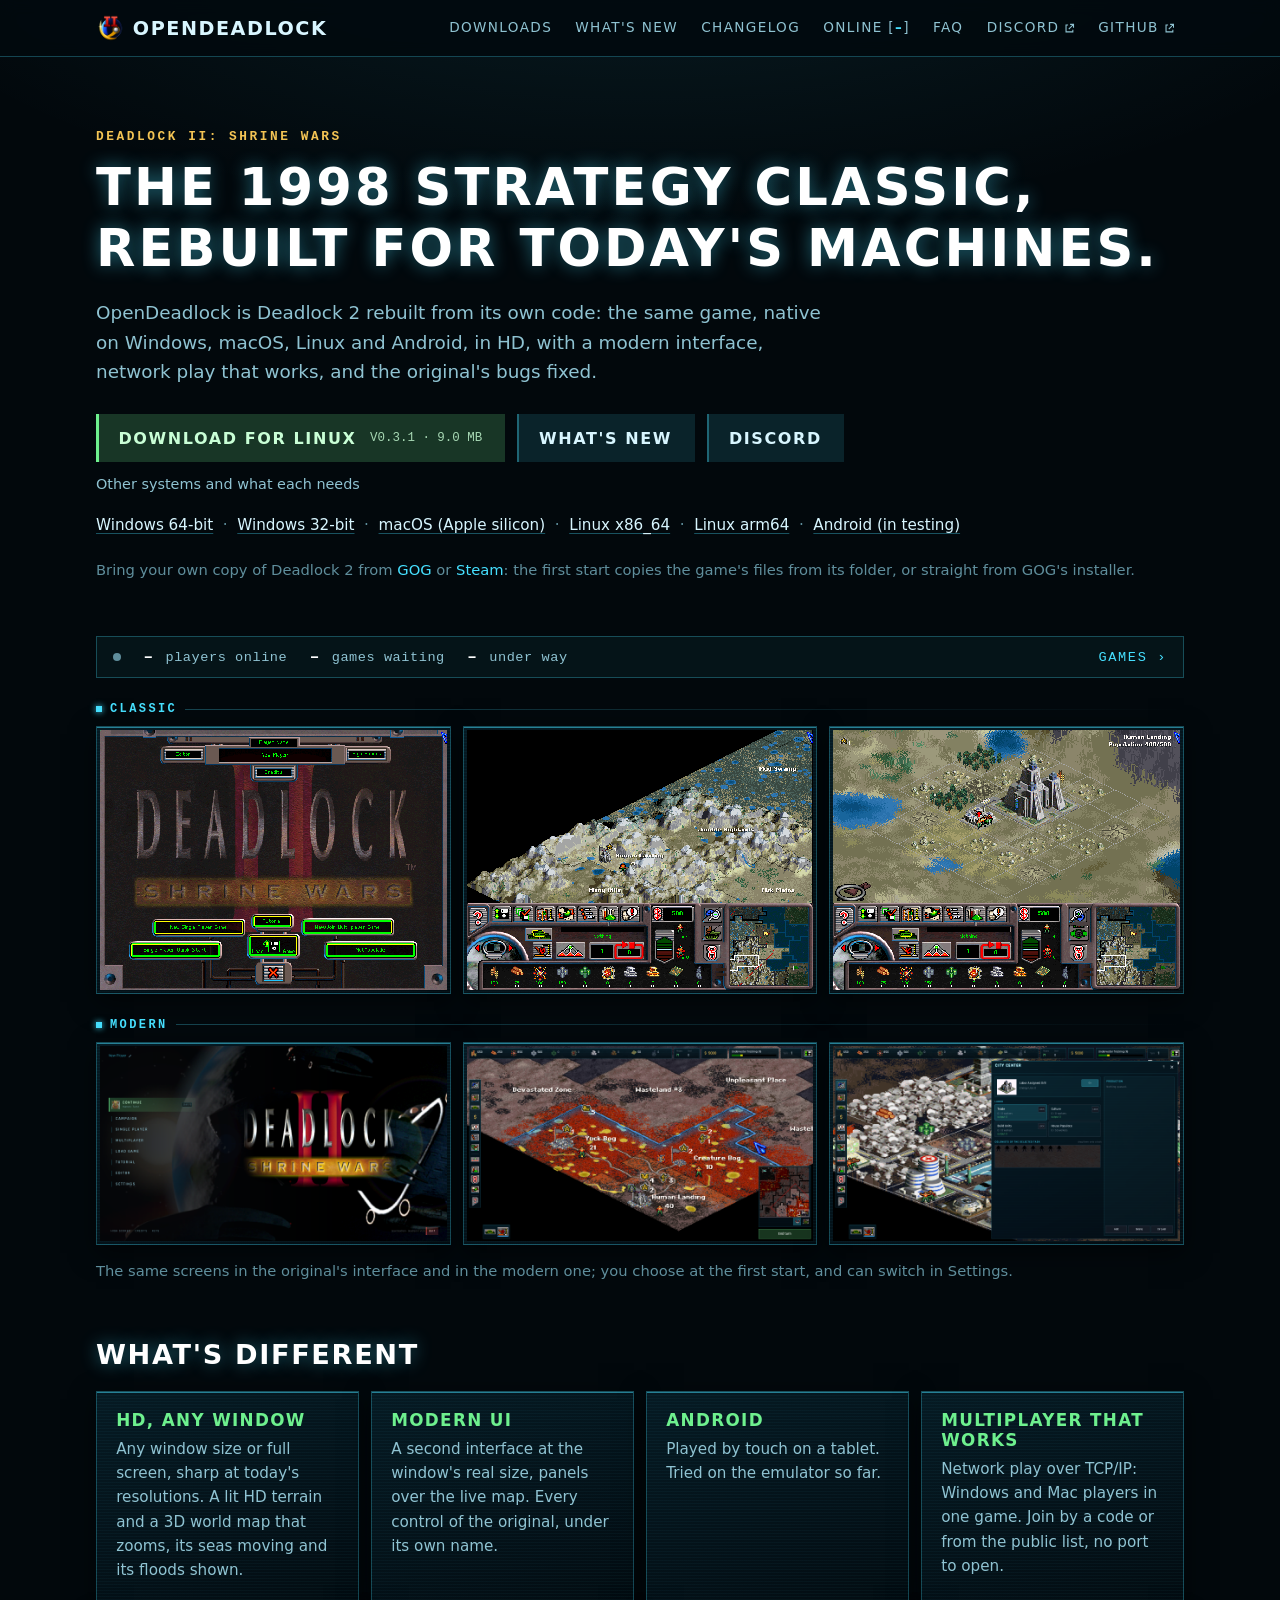
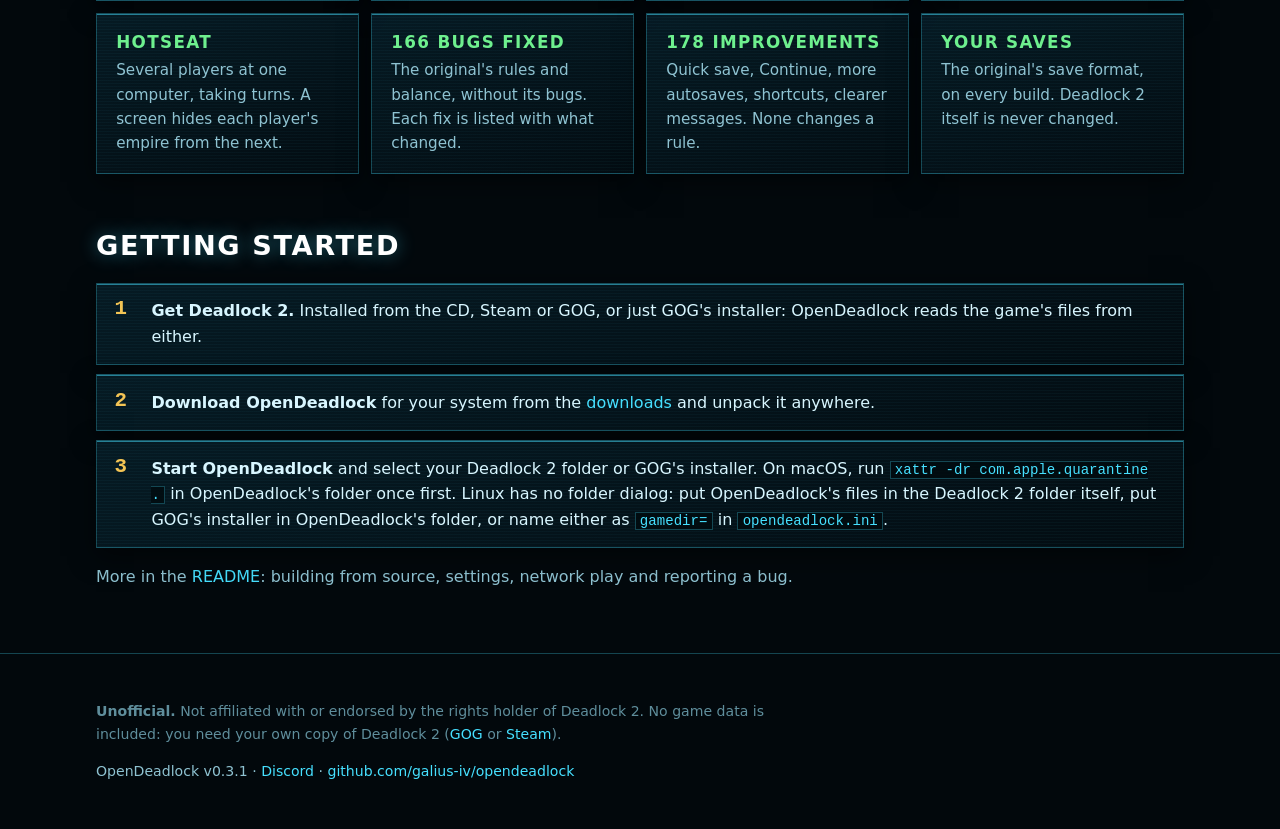
<file: index.html>
<!doctype html>
<html lang="en"><head><meta charset="utf-8">
<meta name="viewport" content="width=device-width, initial-scale=1">
<title>OpenDeadlock - Deadlock 2, rebuilt for today</title>
<meta name="description" content="Deadlock 2 (1998) rebuilt from its own code: the same game, native on Windows, macOS, Linux and Android, in HD, with a modern interface, network play that works and the original&#x27;s bugs fixed. Bring your own copy from GOG or Steam.">
<link rel="canonical" href="https://galius-iv.github.io/">
<meta property="og:type" content="website">
<meta property="og:site_name" content="OpenDeadlock">
<meta property="og:title" content="OpenDeadlock - Deadlock 2, rebuilt for today">
<meta property="og:description" content="Deadlock 2 (1998) rebuilt from its own code: the same game, native on Windows, macOS, Linux and Android, in HD, with a modern interface, network play that works and the original&#x27;s bugs fixed. Bring your own copy from GOG or Steam.">
<meta property="og:url" content="https://galius-iv.github.io/">
<meta property="og:image" content="https://galius-iv.github.io/img/og.jpg">
<meta property="og:image:width" content="1200">
<meta property="og:image:height" content="630">
<meta property="og:image:alt" content="OpenDeadlock: Deadlock 2's world map in the modern interface">
<meta name="twitter:card" content="summary_large_image">
<meta name="theme-color" content="#07090d">
<link rel="icon" href="img/opendeadlock.png">
<link rel="apple-touch-icon" href="img/opendeadlock.png">
<link rel="stylesheet" href="style.css">
<!-- Google Tag Manager: the {'gtm.start', event: 'gtm.js'} push is what fires the container's
     triggers (Initialization / Page View); loading gtm.js without it sends GA nothing -->
<script>(function(w,d,s,l,i){w[l]=w[l]||[];w[l].push({'gtm.start':
new Date().getTime(),event:'gtm.js'});var f=d.getElementsByTagName(s)[0],
j=d.createElement(s),dl=l!='dataLayer'?'&l='+l:'';j.async=true;j.src=
'https://www.googletagmanager.com/gtm.js?id='+i+dl;f.parentNode.insertBefore(j,f);
})(window,document,'script','dataLayer','GTM-NRDTCGKT');</script>
</head><body>
<noscript><iframe src="https://www.googletagmanager.com/ns.html?id=GTM-NRDTCGKT"
height="0" width="0" style="display:none;visibility:hidden"></iframe></noscript>
<header class="top"><div class="wrap">
  <a class="brand" href="index.html"><img src="img/opendeadlock.png" alt="">OpenDeadlock</a>
  <button class="menu" aria-label="Menu" aria-expanded="false" aria-controls="nav"><i></i><i></i><i></i></button>
  <nav id="nav"><a href="downloads.html">Downloads</a><a href="whatsnew.html">What's new</a><a href="changelog.html">Changelog</a><a href="games.html">Online [<b class="n" id="nav-online">&ndash;</b>]</a><a href="faq.html">FAQ</a><a class="ext" href="https://discord.gg/XdEABUBC6Z">Discord<svg viewBox="0 0 16 16" aria-hidden="true"><path d="M6 3H3v10h10v-3M9 2h5v5M14 2 7 9" fill="none" stroke="currentColor" stroke-width="1.6"/></svg></a><a class="ext" href="https://github.com/galius-iv/opendeadlock">GitHub<svg viewBox="0 0 16 16" aria-hidden="true"><path d="M6 3H3v10h10v-3M9 2h5v5M14 2 7 9" fill="none" stroke="currentColor" stroke-width="1.6"/></svg></a></nav>
</div></header>
<script>
// the phone's menu: the button opens the top bar's links below it; a link, Esc or a click
// outside closes them
(() => {
  const top = document.querySelector('.top'), btn = top.querySelector('.menu');
  const set = (open) => { top.classList.toggle('open', open); btn.setAttribute('aria-expanded', open); };
  btn.addEventListener('click', () => set(!top.classList.contains('open')));
  top.querySelectorAll('nav a').forEach((a) => a.addEventListener('click', () => set(false)));
  document.addEventListener('click', (e) => { if (!top.contains(e.target)) set(false); });
  document.addEventListener('keydown', (e) => { if (e.key === 'Escape') set(false); });
})();
// the top bar's Online count: the games on the public relay right now (waiting + under way),
// from its /games every 30 s; a dash when the relay is not reached
(() => {
  const n = document.getElementById('nav-online');
  const load = () => fetch("https://opendeadlock-relay.fly.dev/games", { cache: 'no-store' }).then(r => r.json()).then(g => {
    n.textContent = (g.now.lobbies ?? 0) + (g.now.playing ?? 0);
  }).catch(() => { n.textContent = '–'; });
  load();
  setInterval(() => { if (!document.hidden) load(); }, 30000);
})();
</script>
<section class="hero">
  <div class="wrap">
    <p class="eyebrow">Deadlock II: Shrine Wars</p>
    <h1>The 1998 strategy classic, <br>rebuilt for today's machines.</h1>
    <p class="lead">OpenDeadlock is Deadlock 2 rebuilt from its own code: the same game,
    native on Windows, macOS, Linux and Android, in HD, with a modern interface, network
    play that works, and the original's bugs fixed.</p>
    <div class="cta">
      <a class="btn primary big" id="get" data-sizes="{&quot;opendeadlock-0.3.1-android.apk&quot;: 57643992, &quot;opendeadlock-0.3.1-linux-arm64.zip&quot;: 8924766, &quot;opendeadlock-0.3.1-linux-x86_64.zip&quot;: 9032620, &quot;opendeadlock-0.3.1-macos-arm64.zip&quot;: 3537426, &quot;opendeadlock-0.3.1-symbols.zip&quot;: 1156972, &quot;opendeadlock-0.3.1-windows-x64.zip&quot;: 10276485, &quot;opendeadlock-0.3.1-windows-x86.zip&quot;: 9769597, &quot;SHA256SUMS&quot;: 700, &quot;update.json&quot;: 31408, &quot;update.json.sig&quot;: 64}" href="downloads.html">Download v0.3.1</a>
      <a class="btn big" href="whatsnew.html">What's new</a>
      <a class="btn big" href="https://discord.gg/XdEABUBC6Z">Discord</a>
    </div>
    <p class="other" id="other" hidden><a href="downloads.html">Other systems and
    what each needs</a></p>
    <p class="platforms">
      <a href="https://github.com/galius-iv/galius-iv.github.io/releases/download/v0.3.1/opendeadlock-0.3.1-windows-x64.zip">Windows 64-bit</a>
      <a href="https://github.com/galius-iv/galius-iv.github.io/releases/download/v0.3.1/opendeadlock-0.3.1-windows-x86.zip">Windows 32-bit</a>
      <a href="https://github.com/galius-iv/galius-iv.github.io/releases/download/v0.3.1/opendeadlock-0.3.1-macos-arm64.zip">macOS (Apple silicon)</a>
      <a href="https://github.com/galius-iv/galius-iv.github.io/releases/download/v0.3.1/opendeadlock-0.3.1-linux-x86_64.zip">Linux x86_64</a>
      <a href="https://github.com/galius-iv/galius-iv.github.io/releases/download/v0.3.1/opendeadlock-0.3.1-linux-arm64.zip">Linux arm64</a>
      <a href="https://github.com/galius-iv/galius-iv.github.io/releases/download/v0.3.1/opendeadlock-0.3.1-android.apk">Android (in testing)</a>
    </p>
    <p class="note">Bring your own copy of Deadlock 2 from
    <a href="https://www.gog.com/game/deadlock_2_shrine_wars">GOG</a> or
    <a href="https://store.steampowered.com/app/328450">Steam</a>: the first start copies the
    game's files from its folder, or straight from GOG's installer.</p>
  </div>
</section>

<section class="wrap shots-section">
  <a class="online" id="online" href="games.html" data-url="https://opendeadlock-relay.fly.dev/games">
    <i class="dot"></i><span><b data-k="players">&ndash;</b> players online</span>
    <span><b data-k="lobbies">&ndash;</b> games waiting</span>
    <span><b data-k="playing">&ndash;</b> under way</span>
    <span class="go">Games &rsaquo;</span>
  </a>
  <div class="section-title">Classic</div>
  <div class="gallery classic">
    <a href="img/mainmenu.png"><img src="img/mainmenu.png" alt="The main menu"></a>
    <a href="img/worldmap.png"><img src="img/worldmap.png" alt="The world map at the start of a game"></a>
    <a href="img/colony.png"><img src="img/colony.png" alt="Zoomed into the home colony"></a>
  </div>
  <div class="section-title">Modern</div>
  <div class="gallery modern">
    <a href="img/modern-mainmenu.png"><img src="img/modern-mainmenu.png" alt="The main menu in the modern UI"></a>
    <a href="img/modern-worldmap.png"><img src="img/modern-worldmap.png" alt="The world map in the modern UI"></a>
    <a href="img/modern-colony.png"><img src="img/modern-colony.png" alt="The home colony in the modern UI, the City Center's panel open"></a>
  </div>
  <p class="caption">The same screens in the original's interface and in the modern one; you
  choose at the first start, and can switch in Settings.</p>
</section>

<section class="wrap">
  <h2>What's different</h2>
  <div class="features">
    <div class="feature">
      <h3>HD, any window</h3>
      <p>Any window size or full screen, sharp at today's resolutions. A lit HD terrain and a 3D world map that zooms, its seas moving and its floods shown.</p>
    </div>
    <div class="feature">
      <h3>Modern UI</h3>
      <p>A second interface at the window's real size, panels over the live map. Every control of the original, under its own name.</p>
    </div>
    <div class="feature">
      <h3>Android</h3>
      <p>Played by touch on a tablet. Tried on the emulator so far.</p>
    </div>
    <div class="feature">
      <h3>Multiplayer that works</h3>
      <p>Network play over TCP/IP: Windows and Mac players in one game. Join by a code or from the public list, no port to open.</p>
    </div>
    <div class="feature">
      <h3>Hotseat</h3>
      <p>Several players at one computer, taking turns. A screen hides each player's empire from the next.</p>
    </div>
    <div class="feature">
      <h3>166 bugs fixed</h3>
      <p>The original's rules and balance, without its bugs. Each fix is listed with what changed.</p>
    </div>
    <div class="feature">
      <h3>178 improvements</h3>
      <p>Quick save, Continue, more autosaves, shortcuts, clearer messages. None changes a rule.</p>
    </div>
    <div class="feature">
      <h3>Your saves</h3>
      <p>The original's save format, on every build. Deadlock 2 itself is never changed.</p>
    </div>
  </div>
</section>

<section class="wrap">
  <h2>Getting started</h2>
  <ol class="steps">
    <li><strong>Get Deadlock 2.</strong> Installed from the CD, Steam or GOG, or just GOG's
    installer: OpenDeadlock reads the game's files from either.</li>
    <li><strong>Download OpenDeadlock</strong> for your system from the
    <a href="downloads.html">downloads</a> and unpack it anywhere.</li>
    <li><strong>Start OpenDeadlock</strong> and select your Deadlock 2 folder or GOG's
    installer. On macOS, run <code>xattr -dr com.apple.quarantine .</code> in OpenDeadlock's
    folder once first. Linux has no folder dialog: put OpenDeadlock's files in the Deadlock 2
    folder itself, put GOG's installer in OpenDeadlock's folder, or name either as
    <code>gamedir=</code> in <code>opendeadlock.ini</code>.</li>
  </ol>
  <p class="dim">More in the <a href="https://github.com/galius-iv/opendeadlock#readme">README</a>: building from source,
  settings, network play and reporting a bug.</p>
</section>
<script>
// the download button names the visitor's system and goes straight to its zip (its size
// from the release); a system we cannot tell, or have no build for (iOS), keeps
// "Download" to the Downloads page. A Mac is taken for Apple silicon: the only Mac build,
// and the browser does not say
(() => {
  const btn = document.getElementById('get'), sizes = JSON.parse(btn.dataset.sizes || '{}');
  const ua = navigator.userAgent, plat = (navigator.userAgentData || {}).platform || navigator.platform || '';
  const touch = navigator.maxTouchPoints > 1;
  let pick = null;
  if (/Android/i.test(ua)) pick = ['android.apk', 'Android'];
  else if (/iPhone|iPad|iPod/.test(ua) || (/Mac/.test(plat + ua) && touch)) pick = null;
  else if (/Win/.test(plat + ua)) pick = /WOW64|Win64|x64|amd64/i.test(ua) || !/Windows NT/.test(ua)
    ? ['windows-x64.zip', 'Windows'] : ['windows-x86.zip', 'Windows (32-bit)'];
  else if (/Mac/.test(plat + ua)) pick = ['macos-arm64.zip', 'macOS'];
  else if (/Linux|X11|CrOS/.test(plat + ua)) pick = /aarch64|arm64|armv8/i.test(plat + ua)
    ? ['linux-arm64.zip', 'Linux (arm64)'] : ['linux-x86_64.zip', 'Linux'];
  if (!pick) return;
  const file = 'opendeadlock-0.3.1-' + pick[0], size = sizes[file];
  btn.href = 'https://github.com/galius-iv/galius-iv.github.io/releases/download/v0.3.1/opendeadlock-0.3.1-' + pick[0];
  btn.textContent = 'Download for ' + pick[1] + ' ';
  const small = document.createElement('small');
  small.textContent = 'v0.3.1' + (size ? ' \u00b7 ' + (size / 1e6).toFixed(1) + ' MB' : '');
  btn.append(small);
  document.getElementById('other').hidden = false;
})();

// the relay's live counts (its /games), every 30 s; the dot goes grey when it is not reached
(() => {
  const row = document.getElementById('online');
  const load = () => fetch(row.dataset.url, { cache: 'no-store' }).then(r => r.json()).then(g => {
    row.querySelectorAll('b[data-k]').forEach(b => b.textContent = g.now[b.dataset.k] ?? 0);
    row.classList.remove('offline');
  }).catch(() => row.classList.add('offline'));
  load();
  setInterval(() => { if (!document.hidden) load(); }, 30000);
})();
</script>
<footer><div class="wrap">
  <p><strong>Unofficial.</strong> Not affiliated with or endorsed by the rights holder of
  Deadlock 2. No game data is included: you need your own copy of Deadlock 2 (<a
  href="https://www.gog.com/game/deadlock_2_shrine_wars">GOG</a> or <a
  href="https://store.steampowered.com/app/328450">Steam</a>).</p>
  <p class="dim">OpenDeadlock v0.3.1 &middot; <a href="https://discord.gg/XdEABUBC6Z">Discord</a> &middot; <a href="https://github.com/galius-iv/opendeadlock">github.com/galius-iv/opendeadlock</a></p>
</div></footer>
<script src="lightbox.js"></script>
<script src="compare.js"></script>
</body></html>
</file>
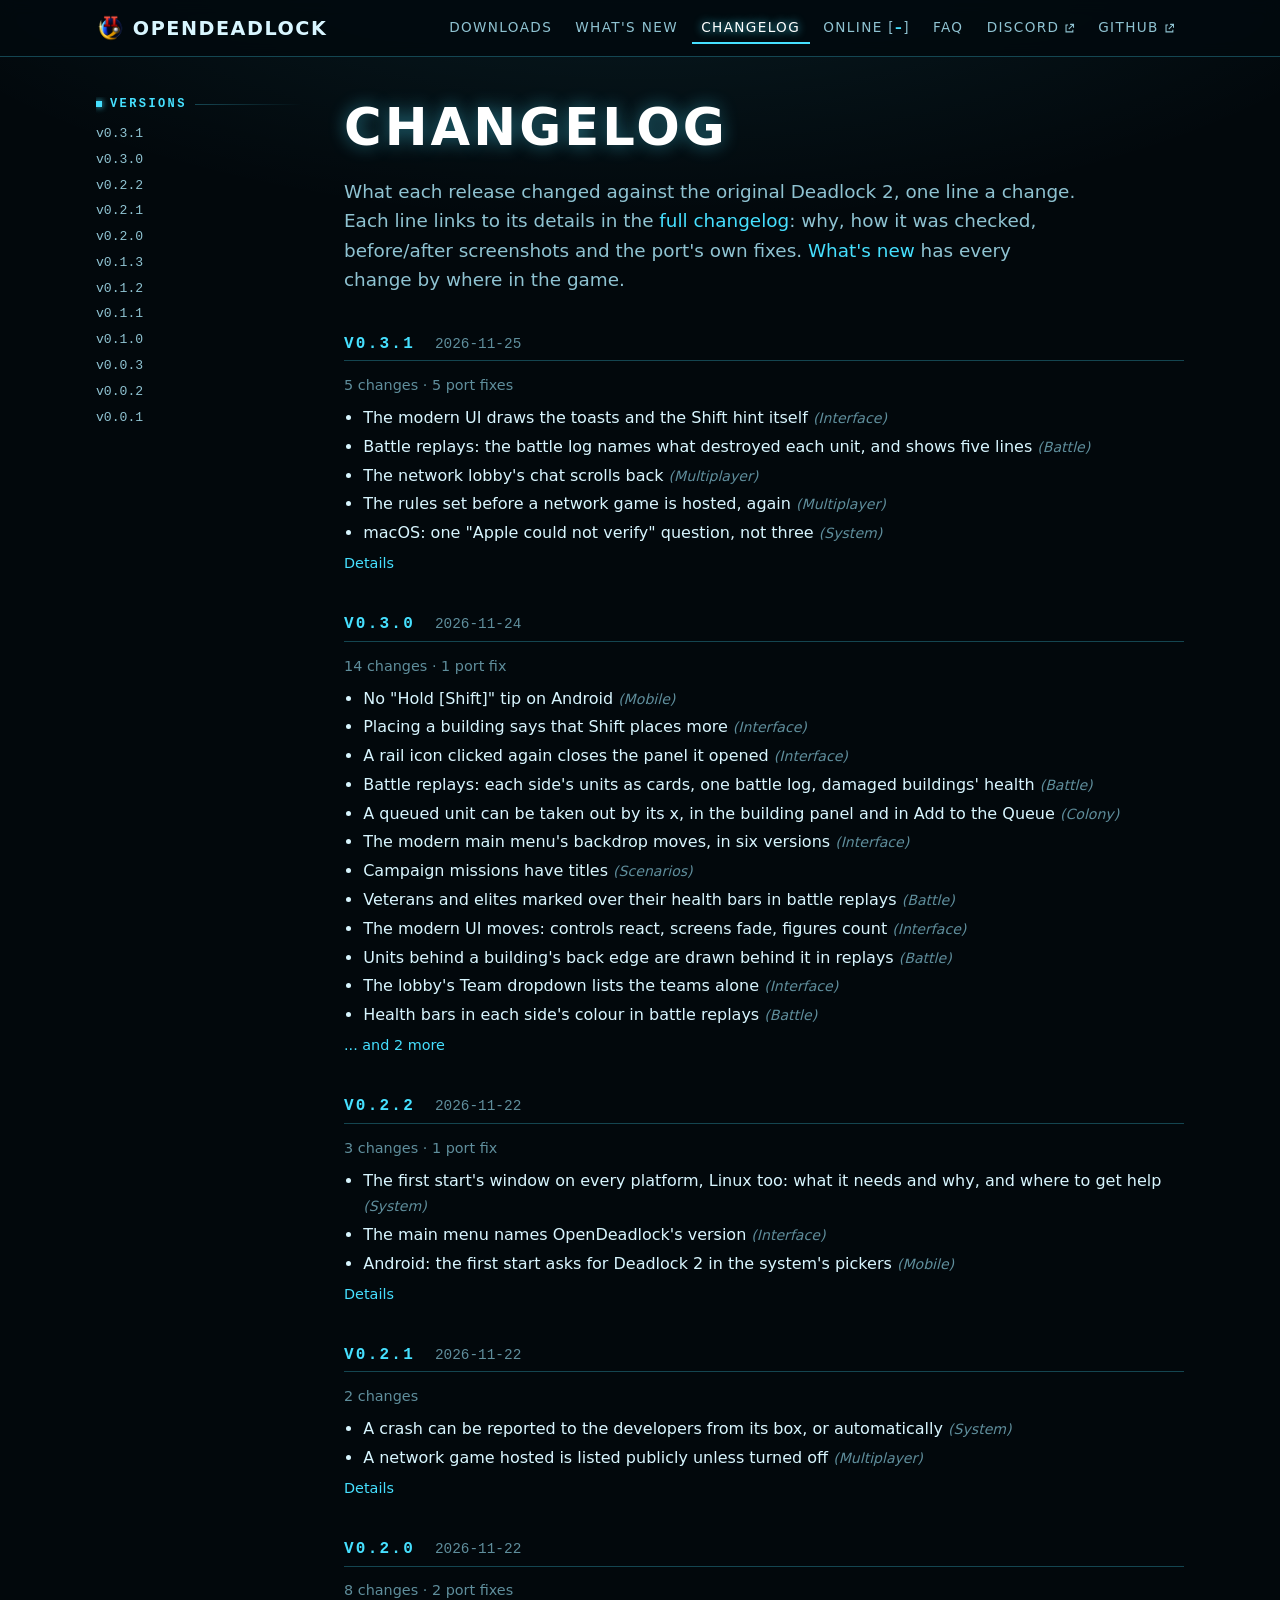
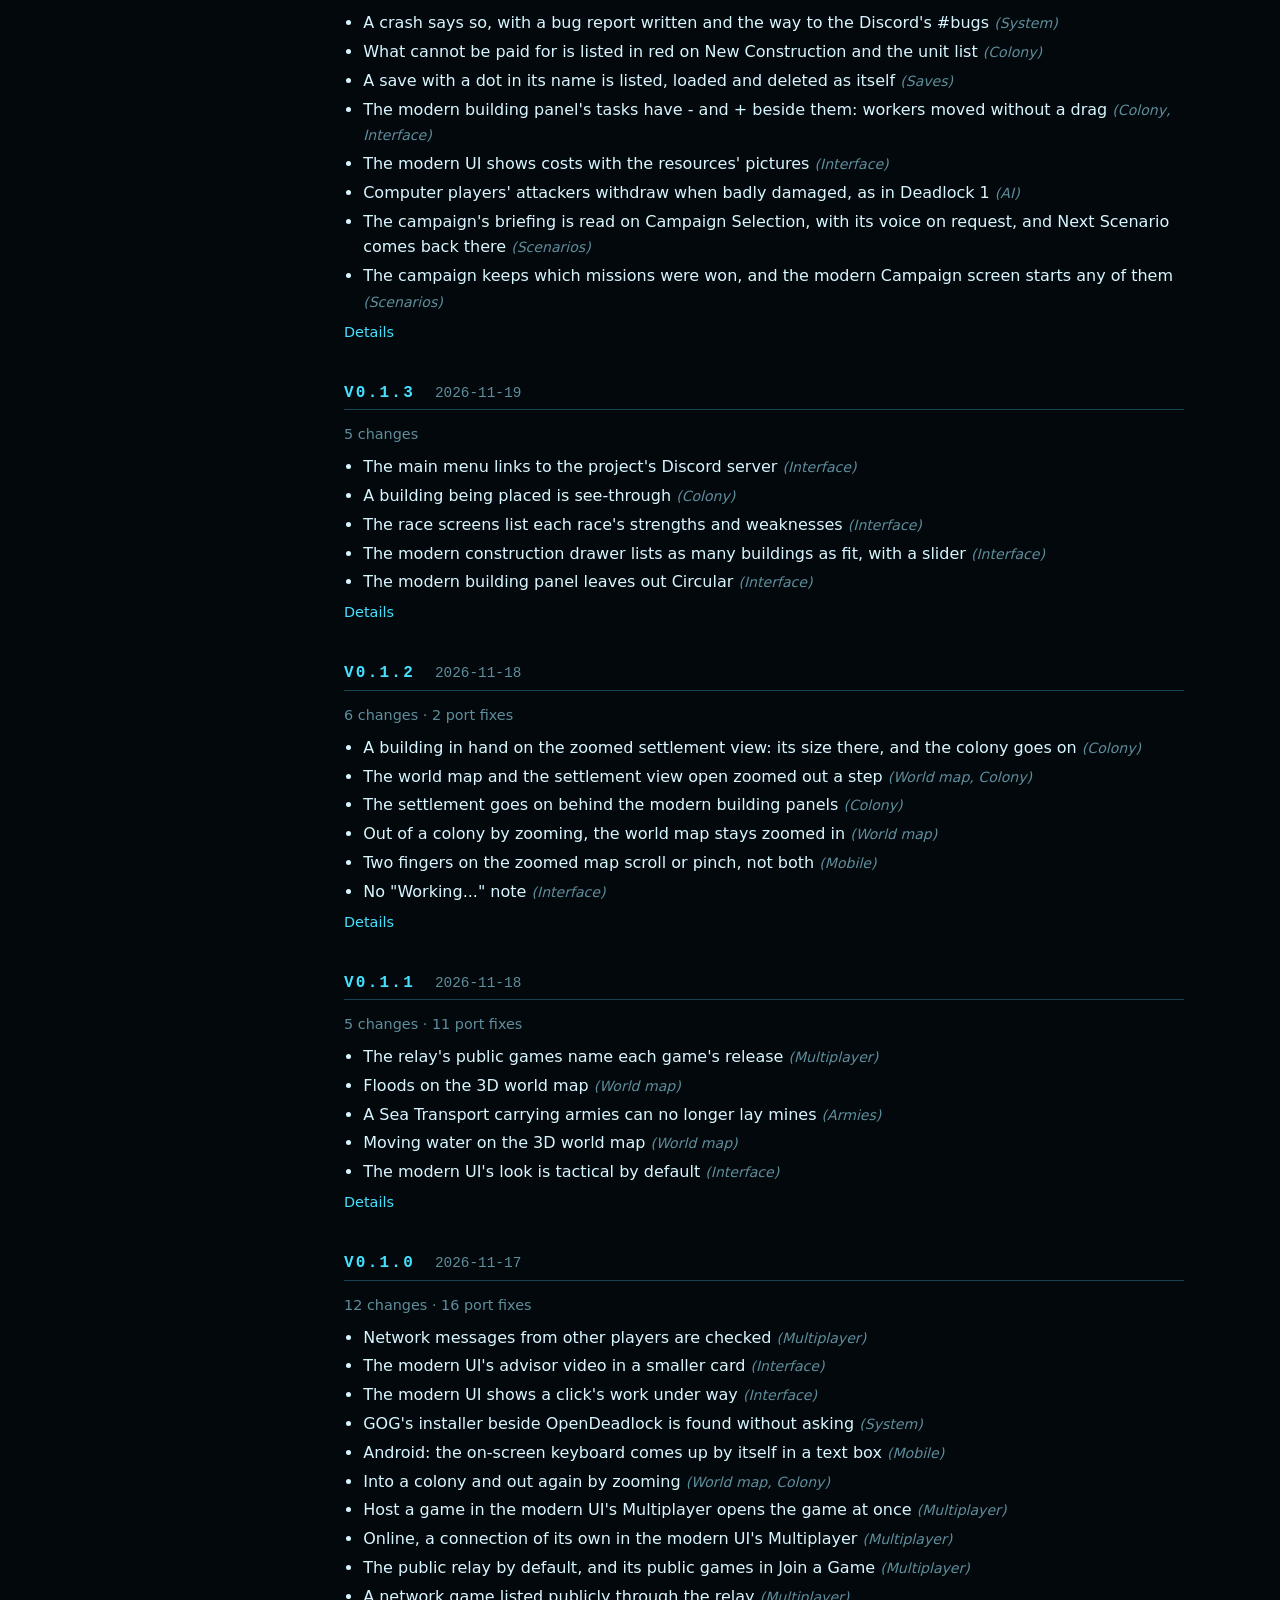
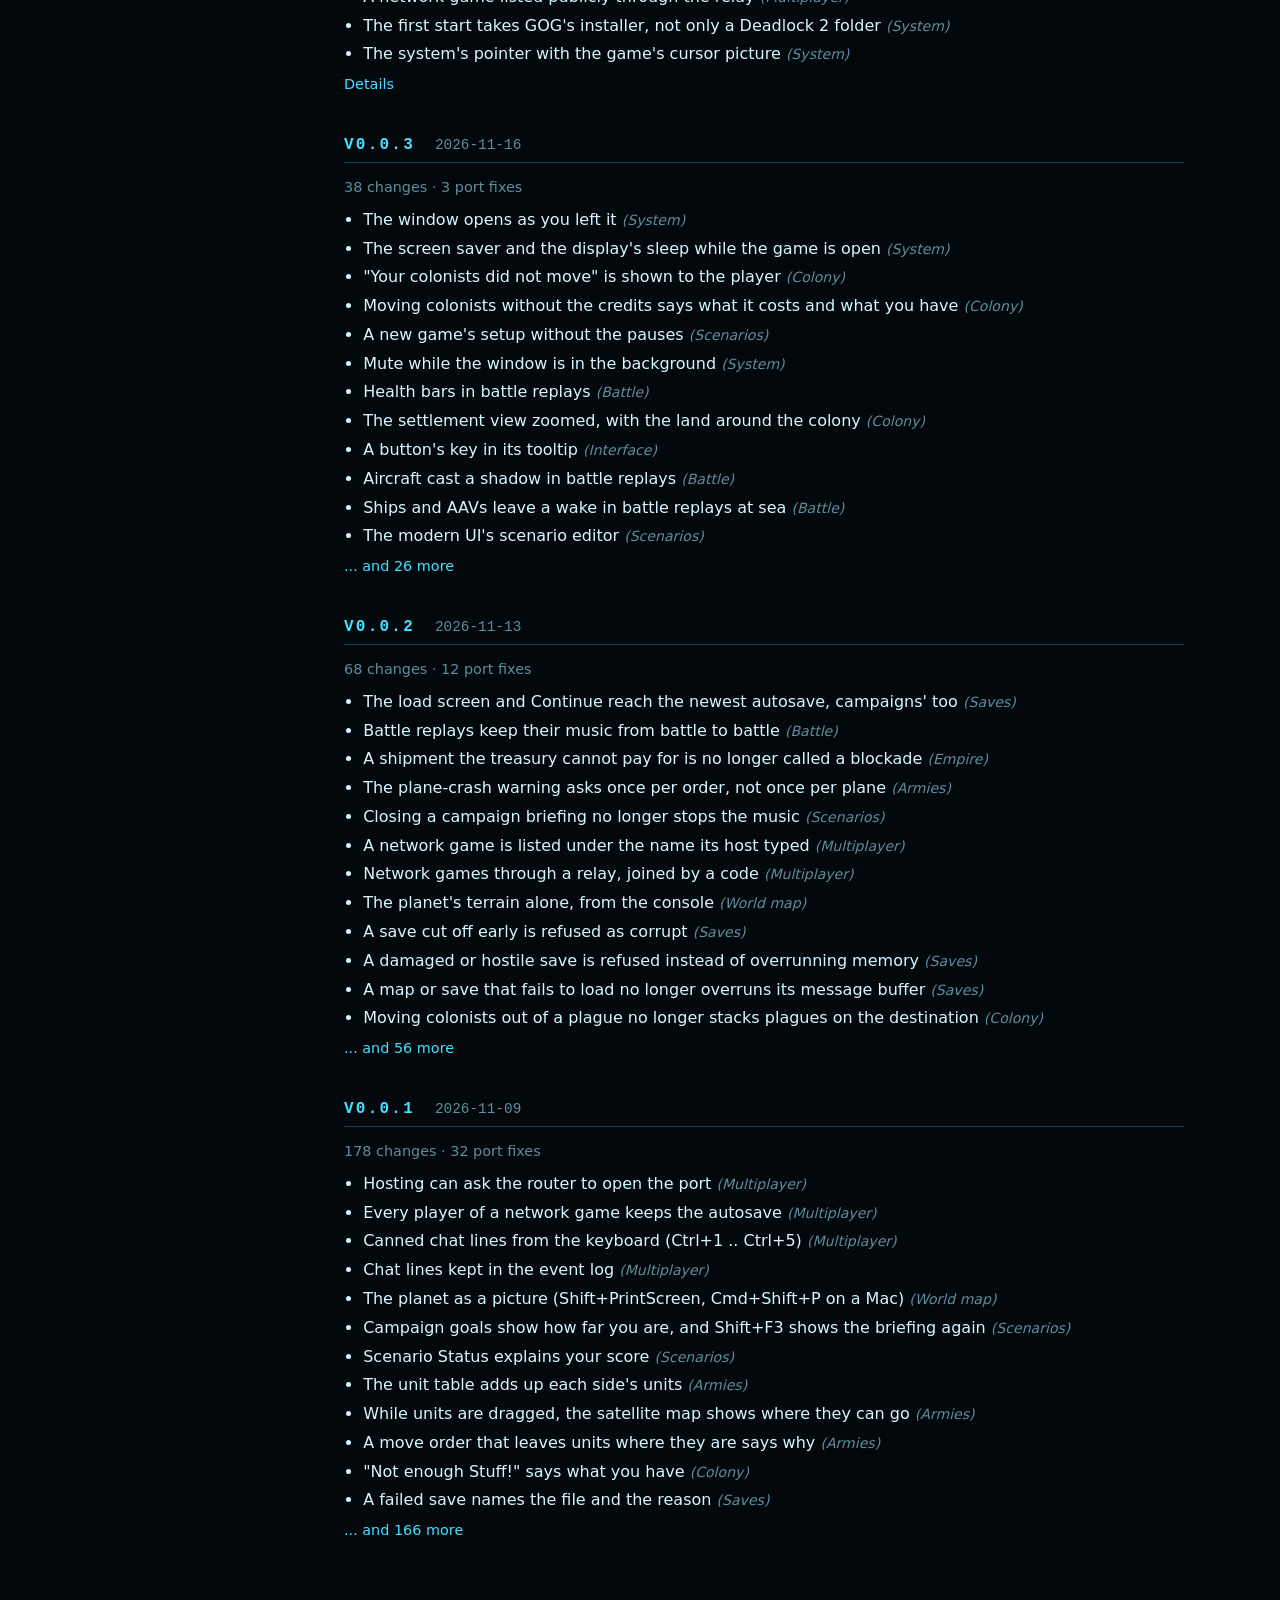
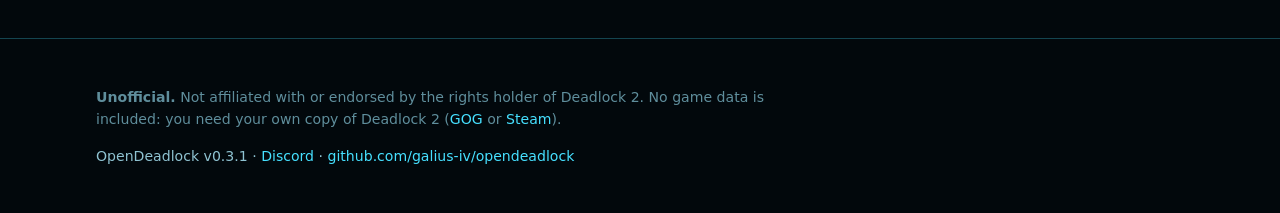
<file: changelog.html>
<!doctype html>
<html lang="en"><head><meta charset="utf-8">
<meta name="viewport" content="width=device-width, initial-scale=1">
<title>Changelog - OpenDeadlock</title>
<meta name="description" content="OpenDeadlock&#x27;s changelog, by release: what each release changed against the original Deadlock 2, one line a change.">
<link rel="canonical" href="https://galius-iv.github.io/changelog.html">
<meta property="og:type" content="website">
<meta property="og:site_name" content="OpenDeadlock">
<meta property="og:title" content="Changelog - OpenDeadlock">
<meta property="og:description" content="OpenDeadlock&#x27;s changelog, by release: what each release changed against the original Deadlock 2, one line a change.">
<meta property="og:url" content="https://galius-iv.github.io/changelog.html">
<meta property="og:image" content="https://galius-iv.github.io/img/og.jpg">
<meta property="og:image:width" content="1200">
<meta property="og:image:height" content="630">
<meta property="og:image:alt" content="OpenDeadlock: Deadlock 2's world map in the modern interface">
<meta name="twitter:card" content="summary_large_image">
<meta name="theme-color" content="#07090d">
<link rel="icon" href="img/opendeadlock.png">
<link rel="apple-touch-icon" href="img/opendeadlock.png">
<link rel="stylesheet" href="style.css">
<!-- Google Tag Manager: the {'gtm.start', event: 'gtm.js'} push is what fires the container's
     triggers (Initialization / Page View); loading gtm.js without it sends GA nothing -->
<script>(function(w,d,s,l,i){w[l]=w[l]||[];w[l].push({'gtm.start':
new Date().getTime(),event:'gtm.js'});var f=d.getElementsByTagName(s)[0],
j=d.createElement(s),dl=l!='dataLayer'?'&l='+l:'';j.async=true;j.src=
'https://www.googletagmanager.com/gtm.js?id='+i+dl;f.parentNode.insertBefore(j,f);
})(window,document,'script','dataLayer','GTM-NRDTCGKT');</script>
</head><body>
<noscript><iframe src="https://www.googletagmanager.com/ns.html?id=GTM-NRDTCGKT"
height="0" width="0" style="display:none;visibility:hidden"></iframe></noscript>
<header class="top"><div class="wrap">
  <a class="brand" href="index.html"><img src="img/opendeadlock.png" alt="">OpenDeadlock</a>
  <button class="menu" aria-label="Menu" aria-expanded="false" aria-controls="nav"><i></i><i></i><i></i></button>
  <nav id="nav"><a href="downloads.html">Downloads</a><a href="whatsnew.html">What's new</a><a href="changelog.html" class="on">Changelog</a><a href="games.html">Online [<b class="n" id="nav-online">&ndash;</b>]</a><a href="faq.html">FAQ</a><a class="ext" href="https://discord.gg/XdEABUBC6Z">Discord<svg viewBox="0 0 16 16" aria-hidden="true"><path d="M6 3H3v10h10v-3M9 2h5v5M14 2 7 9" fill="none" stroke="currentColor" stroke-width="1.6"/></svg></a><a class="ext" href="https://github.com/galius-iv/opendeadlock">GitHub<svg viewBox="0 0 16 16" aria-hidden="true"><path d="M6 3H3v10h10v-3M9 2h5v5M14 2 7 9" fill="none" stroke="currentColor" stroke-width="1.6"/></svg></a></nav>
</div></header>
<script>
// the phone's menu: the button opens the top bar's links below it; a link, Esc or a click
// outside closes them
(() => {
  const top = document.querySelector('.top'), btn = top.querySelector('.menu');
  const set = (open) => { top.classList.toggle('open', open); btn.setAttribute('aria-expanded', open); };
  btn.addEventListener('click', () => set(!top.classList.contains('open')));
  top.querySelectorAll('nav a').forEach((a) => a.addEventListener('click', () => set(false)));
  document.addEventListener('click', (e) => { if (!top.contains(e.target)) set(false); });
  document.addEventListener('keydown', (e) => { if (e.key === 'Escape') set(false); });
})();
// the top bar's Online count: the games on the public relay right now (waiting + under way),
// from its /games every 30 s; a dash when the relay is not reached
(() => {
  const n = document.getElementById('nav-online');
  const load = () => fetch("https://opendeadlock-relay.fly.dev/games", { cache: 'no-store' }).then(r => r.json()).then(g => {
    n.textContent = (g.now.lobbies ?? 0) + (g.now.playing ?? 0);
  }).catch(() => { n.textContent = '–'; });
  load();
  setInterval(() => { if (!document.hidden) load(); }, 30000);
})();
</script>
<main class="wrap doc with-toc">
<aside class="toc"><div class="section-title">Versions</div><a href="#v0-3-1">v0.3.1</a><a href="#v0-3-0">v0.3.0</a><a href="#v0-2-2">v0.2.2</a><a href="#v0-2-1">v0.2.1</a><a href="#v0-2-0">v0.2.0</a><a href="#v0-1-3">v0.1.3</a><a href="#v0-1-2">v0.1.2</a><a href="#v0-1-1">v0.1.1</a><a href="#v0-1-0">v0.1.0</a><a href="#v0-0-3">v0.0.3</a><a href="#v0-0-2">v0.0.2</a><a href="#v0-0-1">v0.0.1</a></aside>
<div>
<h1>Changelog</h1>
<p class="lead">What each release changed against the original Deadlock 2, one line a
change. Each line links to its details in the <a href="changelog-details.html">full
changelog</a>: why, how it was checked, before/after screenshots and the port's own fixes.
<a href="whatsnew.html">What's new</a> has every change by where in the game.</p>
<section class="rel" id="v0-3-1"><h2>v0.3.1 <span class="date">2026-11-25</span></h2><p class="rel-meta">5 changes &middot; 5 port fixes</p><ul><li><a href="changelog-details.html#the-modern-ui-draws-the-toasts-and-the-shift-hint-itself">The modern UI draws the toasts and the Shift hint itself</a> <span class="dom">(Interface)</span></li><li><a href="changelog-details.html#battle-replays-the-battle-log-names-what-destroyed-each-unit">Battle replays: the battle log names what destroyed each unit, and shows five lines</a> <span class="dom">(Battle)</span></li><li><a href="changelog-details.html#the-network-lobby-s-chat-scrolls-back">The network lobby's chat scrolls back</a> <span class="dom">(Multiplayer)</span></li><li><a href="changelog-details.html#the-rules-set-before-a-network-game-is-hosted-again">The rules set before a network game is hosted, again</a> <span class="dom">(Multiplayer)</span></li><li><a href="changelog-details.html#macos-one-apple-could-not-verify-question-not-three">macOS: one "Apple could not verify" question, not three</a> <span class="dom">(System)</span></li></ul><p class="rel-more"><a href="changelog-details.html#v0-3-1">Details</a></p></section>
<section class="rel" id="v0-3-0"><h2>v0.3.0 <span class="date">2026-11-24</span></h2><p class="rel-meta">14 changes &middot; 1 port fix</p><ul><li><a href="changelog-details.html#no-hold-shift-tip-on-android">No "Hold [Shift]" tip on Android</a> <span class="dom">(Mobile)</span></li><li><a href="changelog-details.html#placing-a-building-says-that-shift-places-more">Placing a building says that Shift places more</a> <span class="dom">(Interface)</span></li><li><a href="changelog-details.html#a-rail-icon-clicked-again-closes-the-panel-it-opened">A rail icon clicked again closes the panel it opened</a> <span class="dom">(Interface)</span></li><li><a href="changelog-details.html#battle-replays-each-side-s-units-as-cards-one-battle-log-dam">Battle replays: each side's units as cards, one battle log, damaged buildings' health</a> <span class="dom">(Battle)</span></li><li><a href="changelog-details.html#a-queued-unit-can-be-taken-out-by-its-x-in-the-building-pane">A queued unit can be taken out by its x, in the building panel and in Add to the Queue</a> <span class="dom">(Colony)</span></li><li><a href="changelog-details.html#the-modern-main-menu-s-backdrop-moves-menuanim-in-six-versio">The modern main menu's backdrop moves, in six versions</a> <span class="dom">(Interface)</span></li><li><a href="changelog-details.html#campaign-missions-have-titles-missiontitles-modern-ui">Campaign missions have titles</a> <span class="dom">(Scenarios)</span></li><li><a href="changelog-details.html#veterans-and-elites-marked-over-their-health-bars-in-battle-">Veterans and elites marked over their health bars in battle replays</a> <span class="dom">(Battle)</span></li><li><a href="changelog-details.html#the-modern-ui-moves-controls-react-screens-fade-figures-coun">The modern UI moves: controls react, screens fade, figures count</a> <span class="dom">(Interface)</span></li><li><a href="changelog-details.html#units-behind-a-building-s-back-edge-are-drawn-behind-it-in-r">Units behind a building's back edge are drawn behind it in replays</a> <span class="dom">(Battle)</span></li><li><a href="changelog-details.html#the-lobby-s-team-dropdown-lists-the-teams-alone">The lobby's Team dropdown lists the teams alone</a> <span class="dom">(Interface)</span></li><li><a href="changelog-details.html#health-bars-in-each-side-s-colour-in-battle-replays-battlesi">Health bars in each side's colour in battle replays</a> <span class="dom">(Battle)</span></li></ul><p class="rel-more"><a href="changelog-details.html#v0-3-0">... and 2 more</a></p></section>
<section class="rel" id="v0-2-2"><h2>v0.2.2 <span class="date">2026-11-22</span></h2><p class="rel-meta">3 changes &middot; 1 port fix</p><ul><li><a href="changelog-details.html#the-first-start-s-window-on-every-platform-linux-too-what-it">The first start's window on every platform, Linux too: what it needs and why, and where to get help</a> <span class="dom">(System)</span></li><li><a href="changelog-details.html#the-main-menu-names-opendeadlock-s-version">The main menu names OpenDeadlock's version</a> <span class="dom">(Interface)</span></li><li><a href="changelog-details.html#android-the-first-start-asks-for-deadlock-2-in-the-system-s-">Android: the first start asks for Deadlock 2 in the system's pickers</a> <span class="dom">(Mobile)</span></li></ul><p class="rel-more"><a href="changelog-details.html#v0-2-2">Details</a></p></section>
<section class="rel" id="v0-2-1"><h2>v0.2.1 <span class="date">2026-11-22</span></h2><p class="rel-meta">2 changes</p><ul><li><a href="changelog-details.html#a-crash-can-be-reported-to-the-developers-from-its-box-or-au">A crash can be reported to the developers from its box, or automatically</a> <span class="dom">(System)</span></li><li><a href="changelog-details.html#a-network-game-hosted-is-listed-publicly-unless-turned-off-n">A network game hosted is listed publicly unless turned off</a> <span class="dom">(Multiplayer)</span></li></ul><p class="rel-more"><a href="changelog-details.html#v0-2-1">Details</a></p></section>
<section class="rel" id="v0-2-0"><h2>v0.2.0 <span class="date">2026-11-22</span></h2><p class="rel-meta">8 changes &middot; 2 port fixes</p><ul><li><a href="changelog-details.html#a-crash-says-so-with-a-bug-report-written-and-the-way-to-the">A crash says so, with a bug report written and the way to the Discord's #bugs</a> <span class="dom">(System)</span></li><li><a href="changelog-details.html#what-cannot-be-paid-for-is-listed-in-red-on-new-construction">What cannot be paid for is listed in red on New Construction and the unit list</a> <span class="dom">(Colony)</span></li><li><a href="changelog-details.html#a-save-with-a-dot-in-its-name-is-listed-loaded-and-deleted-a">A save with a dot in its name is listed, loaded and deleted as itself</a> <span class="dom">(Saves)</span></li><li><a href="changelog-details.html#the-modern-building-panel-s-tasks-have-and-beside-them-worke">The modern building panel's tasks have - and + beside them: workers moved without a drag</a> <span class="dom">(Colony, Interface)</span></li><li><a href="changelog-details.html#the-modern-ui-shows-costs-with-the-resources-pictures">The modern UI shows costs with the resources' pictures</a> <span class="dom">(Interface)</span></li><li><a href="changelog-details.html#computer-players-attackers-withdraw-when-badly-damaged-as-in">Computer players' attackers withdraw when badly damaged, as in Deadlock 1</a> <span class="dom">(AI)</span></li><li><a href="changelog-details.html#the-campaign-s-briefing-is-read-on-campaign-selection-with-i">The campaign's briefing is read on Campaign Selection, with its voice on request, and Next Scenario comes back there</a> <span class="dom">(Scenarios)</span></li><li><a href="changelog-details.html#the-campaign-keeps-which-missions-were-won-and-the-modern-ca">The campaign keeps which missions were won, and the modern Campaign screen starts any of them</a> <span class="dom">(Scenarios)</span></li></ul><p class="rel-more"><a href="changelog-details.html#v0-2-0">Details</a></p></section>
<section class="rel" id="v0-1-3"><h2>v0.1.3 <span class="date">2026-11-19</span></h2><p class="rel-meta">5 changes</p><ul><li><a href="changelog-details.html#the-main-menu-links-to-the-project-s-discord-server">The main menu links to the project's Discord server</a> <span class="dom">(Interface)</span></li><li><a href="changelog-details.html#a-building-being-placed-is-see-through-ghostbuilding">A building being placed is see-through</a> <span class="dom">(Colony)</span></li><li><a href="changelog-details.html#the-race-screens-list-each-race-s-strengths-and-weaknesses">The race screens list each race's strengths and weaknesses</a> <span class="dom">(Interface)</span></li><li><a href="changelog-details.html#the-modern-construction-drawer-lists-as-many-buildings-as-fi">The modern construction drawer lists as many buildings as fit, with a slider</a> <span class="dom">(Interface)</span></li><li><a href="changelog-details.html#the-modern-building-panel-leaves-out-circular">The modern building panel leaves out Circular</a> <span class="dom">(Interface)</span></li></ul><p class="rel-more"><a href="changelog-details.html#v0-1-3">Details</a></p></section>
<section class="rel" id="v0-1-2"><h2>v0.1.2 <span class="date">2026-11-18</span></h2><p class="rel-meta">6 changes &middot; 2 port fixes</p><ul><li><a href="changelog-details.html#a-building-in-hand-on-the-zoomed-settlement-view-its-size-th">A building in hand on the zoomed settlement view: its size there, and the colony goes on</a> <span class="dom">(Colony)</span></li><li><a href="changelog-details.html#the-world-map-and-the-settlement-view-open-zoomed-out-a-step">The world map and the settlement view open zoomed out a step</a> <span class="dom">(World map, Colony)</span></li><li><a href="changelog-details.html#the-settlement-goes-on-behind-the-modern-building-panels">The settlement goes on behind the modern building panels</a> <span class="dom">(Colony)</span></li><li><a href="changelog-details.html#out-of-a-colony-by-zooming-the-world-map-stays-zoomed-in">Out of a colony by zooming, the world map stays zoomed in</a> <span class="dom">(World map)</span></li><li><a href="changelog-details.html#two-fingers-on-the-zoomed-map-scroll-or-pinch-not-both">Two fingers on the zoomed map scroll or pinch, not both</a> <span class="dom">(Mobile)</span></li><li><a href="changelog-details.html#no-working-note">No "Working..." note</a> <span class="dom">(Interface)</span></li></ul><p class="rel-more"><a href="changelog-details.html#v0-1-2">Details</a></p></section>
<section class="rel" id="v0-1-1"><h2>v0.1.1 <span class="date">2026-11-18</span></h2><p class="rel-meta">5 changes &middot; 11 port fixes</p><ul><li><a href="changelog-details.html#the-relay-s-public-games-name-each-game-s-release">The relay's public games name each game's release</a> <span class="dom">(Multiplayer)</span></li><li><a href="changelog-details.html#floods-on-the-3d-world-map">Floods on the 3D world map</a> <span class="dom">(World map)</span></li><li><a href="changelog-details.html#a-sea-transport-carrying-armies-can-no-longer-lay-mines">A Sea Transport carrying armies can no longer lay mines</a> <span class="dom">(Armies)</span></li><li><a href="changelog-details.html#moving-water-on-the-3d-world-map-waves">Moving water on the 3D world map</a> <span class="dom">(World map)</span></li><li><a href="changelog-details.html#the-modern-ui-s-look-is-tactical-by-default">The modern UI's look is tactical by default</a> <span class="dom">(Interface)</span></li></ul><p class="rel-more"><a href="changelog-details.html#v0-1-1">Details</a></p></section>
<section class="rel" id="v0-1-0"><h2>v0.1.0 <span class="date">2026-11-17</span></h2><p class="rel-meta">12 changes &middot; 16 port fixes</p><ul><li><a href="changelog-details.html#network-messages-from-other-players-are-checked">Network messages from other players are checked</a> <span class="dom">(Multiplayer)</span></li><li><a href="changelog-details.html#the-modern-ui-s-advisor-video-in-a-smaller-card">The modern UI's advisor video in a smaller card</a> <span class="dom">(Interface)</span></li><li><a href="changelog-details.html#the-modern-ui-shows-a-click-s-work-under-way">The modern UI shows a click's work under way</a> <span class="dom">(Interface)</span></li><li><a href="changelog-details.html#gog-s-installer-beside-opendeadlock-is-found-without-asking">GOG's installer beside OpenDeadlock is found without asking</a> <span class="dom">(System)</span></li><li><a href="changelog-details.html#android-the-on-screen-keyboard-comes-up-by-itself-in-a-text-">Android: the on-screen keyboard comes up by itself in a text box</a> <span class="dom">(Mobile)</span></li><li><a href="changelog-details.html#into-a-colony-and-out-again-by-zooming-zoomswitch">Into a colony and out again by zooming</a> <span class="dom">(World map, Colony)</span></li><li><a href="changelog-details.html#host-a-game-in-the-modern-ui-s-multiplayer-opens-the-game-at">Host a game in the modern UI's Multiplayer opens the game at once</a> <span class="dom">(Multiplayer)</span></li><li><a href="changelog-details.html#online-a-connection-of-its-own-in-the-modern-ui-s-multiplaye">Online, a connection of its own in the modern UI's Multiplayer</a> <span class="dom">(Multiplayer)</span></li><li><a href="changelog-details.html#the-public-relay-by-default-and-its-public-games-in-join-a-g">The public relay by default, and its public games in Join a Game</a> <span class="dom">(Multiplayer)</span></li><li><a href="changelog-details.html#a-network-game-listed-publicly-through-the-relay-net-public">A network game listed publicly through the relay</a> <span class="dom">(Multiplayer)</span></li><li><a href="changelog-details.html#the-first-start-takes-gog-s-installer-not-only-a-deadlock-2-">The first start takes GOG's installer, not only a Deadlock 2 folder</a> <span class="dom">(System)</span></li><li><a href="changelog-details.html#the-system-s-pointer-with-the-game-s-cursor-picture-syscurso">The system's pointer with the game's cursor picture</a> <span class="dom">(System)</span></li></ul><p class="rel-more"><a href="changelog-details.html#v0-1-0">Details</a></p></section>
<section class="rel" id="v0-0-3"><h2>v0.0.3 <span class="date">2026-11-16</span></h2><p class="rel-meta">38 changes &middot; 3 port fixes</p><ul><li><a href="changelog-details.html#the-window-opens-as-you-left-it-rememberwindow">The window opens as you left it</a> <span class="dom">(System)</span></li><li><a href="changelog-details.html#the-screen-saver-and-the-display-s-sleep-while-the-game-is-o">The screen saver and the display's sleep while the game is open</a> <span class="dom">(System)</span></li><li><a href="changelog-details.html#your-colonists-did-not-move-is-shown-to-the-player">"Your colonists did not move" is shown to the player</a> <span class="dom">(Colony)</span></li><li><a href="changelog-details.html#moving-colonists-without-the-credits-says-what-it-costs-and-">Moving colonists without the credits says what it costs and what you have</a> <span class="dom">(Colony)</span></li><li><a href="changelog-details.html#a-new-game-s-setup-without-the-pauses-fastsetup">A new game's setup without the pauses</a> <span class="dom">(Scenarios)</span></li><li><a href="changelog-details.html#mute-while-the-window-is-in-the-background-muteinactive">Mute while the window is in the background</a> <span class="dom">(System)</span></li><li><a href="changelog-details.html#health-bars-in-battle-replays-battlebars">Health bars in battle replays</a> <span class="dom">(Battle)</span></li><li><a href="changelog-details.html#the-settlement-view-zoomed-with-the-land-around-the-colony-c">The settlement view zoomed, with the land around the colony</a> <span class="dom">(Colony)</span></li><li><a href="changelog-details.html#a-button-s-key-in-its-tooltip-tooltipkeys">A button's key in its tooltip</a> <span class="dom">(Interface)</span></li><li><a href="changelog-details.html#aircraft-cast-a-shadow-in-battle-replays-airshadows">Aircraft cast a shadow in battle replays</a> <span class="dom">(Battle)</span></li><li><a href="changelog-details.html#ships-and-aavs-leave-a-wake-in-battle-replays-at-sea-wakes">Ships and AAVs leave a wake in battle replays at sea</a> <span class="dom">(Battle)</span></li><li><a href="changelog-details.html#the-modern-ui-s-scenario-editor">The modern UI's scenario editor</a> <span class="dom">(Scenarios)</span></li></ul><p class="rel-more"><a href="changelog-details.html#v0-0-3">... and 26 more</a></p></section>
<section class="rel" id="v0-0-2"><h2>v0.0.2 <span class="date">2026-11-13</span></h2><p class="rel-meta">68 changes &middot; 12 port fixes</p><ul><li><a href="changelog-details.html#the-load-screen-and-continue-reach-the-newest-autosave-campa">The load screen and Continue reach the newest autosave, campaigns' too</a> <span class="dom">(Saves)</span></li><li><a href="changelog-details.html#battle-replays-keep-their-music-from-battle-to-battle-replay">Battle replays keep their music from battle to battle</a> <span class="dom">(Battle)</span></li><li><a href="changelog-details.html#a-shipment-the-treasury-cannot-pay-for-is-no-longer-called-a">A shipment the treasury cannot pay for is no longer called a blockade</a> <span class="dom">(Empire)</span></li><li><a href="changelog-details.html#the-plane-crash-warning-asks-once-per-order-not-once-per-pla">The plane-crash warning asks once per order, not once per plane</a> <span class="dom">(Armies)</span></li><li><a href="changelog-details.html#closing-a-campaign-briefing-no-longer-stops-the-music">Closing a campaign briefing no longer stops the music</a> <span class="dom">(Scenarios)</span></li><li><a href="changelog-details.html#a-network-game-is-listed-under-the-name-its-host-typed">A network game is listed under the name its host typed</a> <span class="dom">(Multiplayer)</span></li><li><a href="changelog-details.html#network-games-through-a-relay-joined-by-a-code-net-relay">Network games through a relay, joined by a code</a> <span class="dom">(Multiplayer)</span></li><li><a href="changelog-details.html#the-planet-s-terrain-alone-from-the-console">The planet's terrain alone, from the console</a> <span class="dom">(World map)</span></li><li><a href="changelog-details.html#a-save-cut-off-early-is-refused-as-corrupt">A save cut off early is refused as corrupt</a> <span class="dom">(Saves)</span></li><li><a href="changelog-details.html#a-damaged-or-hostile-save-is-refused-instead-of-overrunning-">A damaged or hostile save is refused instead of overrunning memory</a> <span class="dom">(Saves)</span></li><li><a href="changelog-details.html#a-map-or-save-that-fails-to-load-no-longer-overruns-its-mess">A map or save that fails to load no longer overruns its message buffer</a> <span class="dom">(Saves)</span></li><li><a href="changelog-details.html#moving-colonists-out-of-a-plague-no-longer-stacks-plagues-on">Moving colonists out of a plague no longer stacks plagues on the destination</a> <span class="dom">(Colony)</span></li></ul><p class="rel-more"><a href="changelog-details.html#v0-0-2">... and 56 more</a></p></section>
<section class="rel" id="v0-0-1"><h2>v0.0.1 <span class="date">2026-11-09</span></h2><p class="rel-meta">178 changes &middot; 32 port fixes</p><ul><li><a href="changelog-details.html#hosting-can-ask-the-router-to-open-the-port-net-upnp-1">Hosting can ask the router to open the port</a> <span class="dom">(Multiplayer)</span></li><li><a href="changelog-details.html#every-player-of-a-network-game-keeps-the-autosave">Every player of a network game keeps the autosave</a> <span class="dom">(Multiplayer)</span></li><li><a href="changelog-details.html#canned-chat-lines-from-the-keyboard-ctrl-1-ctrl-5">Canned chat lines from the keyboard (Ctrl+1 .. Ctrl+5)</a> <span class="dom">(Multiplayer)</span></li><li><a href="changelog-details.html#chat-lines-kept-in-the-event-log-chatlog-1">Chat lines kept in the event log</a> <span class="dom">(Multiplayer)</span></li><li><a href="changelog-details.html#the-planet-as-a-picture-shift-printscreen-cmd-shift-p-on-a-m">The planet as a picture (Shift+PrintScreen, Cmd+Shift+P on a Mac)</a> <span class="dom">(World map)</span></li><li><a href="changelog-details.html#campaign-goals-show-how-far-you-are-goalprogress-1-and-shift">Campaign goals show how far you are, and Shift+F3 shows the briefing again</a> <span class="dom">(Scenarios)</span></li><li><a href="changelog-details.html#scenario-status-explains-your-score-scoredetail-1">Scenario Status explains your score</a> <span class="dom">(Scenarios)</span></li><li><a href="changelog-details.html#the-unit-table-adds-up-each-side-s-units-armysummary-1">The unit table adds up each side's units</a> <span class="dom">(Armies)</span></li><li><a href="changelog-details.html#while-units-are-dragged-the-satellite-map-shows-where-they-c">While units are dragged, the satellite map shows where they can go</a> <span class="dom">(Armies)</span></li><li><a href="changelog-details.html#a-move-order-that-leaves-units-where-they-are-says-why">A move order that leaves units where they are says why</a> <span class="dom">(Armies)</span></li><li><a href="changelog-details.html#not-enough-stuff-says-what-you-have">"Not enough Stuff!" says what you have</a> <span class="dom">(Colony)</span></li><li><a href="changelog-details.html#a-failed-save-names-the-file-and-the-reason">A failed save names the file and the reason</a> <span class="dom">(Saves)</span></li></ul><p class="rel-more"><a href="changelog-details.html#v0-0-1">... and 166 more</a></p></section>
</div>
</main>
<footer><div class="wrap">
  <p><strong>Unofficial.</strong> Not affiliated with or endorsed by the rights holder of
  Deadlock 2. No game data is included: you need your own copy of Deadlock 2 (<a
  href="https://www.gog.com/game/deadlock_2_shrine_wars">GOG</a> or <a
  href="https://store.steampowered.com/app/328450">Steam</a>).</p>
  <p class="dim">OpenDeadlock v0.3.1 &middot; <a href="https://discord.gg/XdEABUBC6Z">Discord</a> &middot; <a href="https://github.com/galius-iv/opendeadlock">github.com/galius-iv/opendeadlock</a></p>
</div></footer>
<script src="lightbox.js"></script>
<script src="compare.js"></script>
</body></html>
</file>
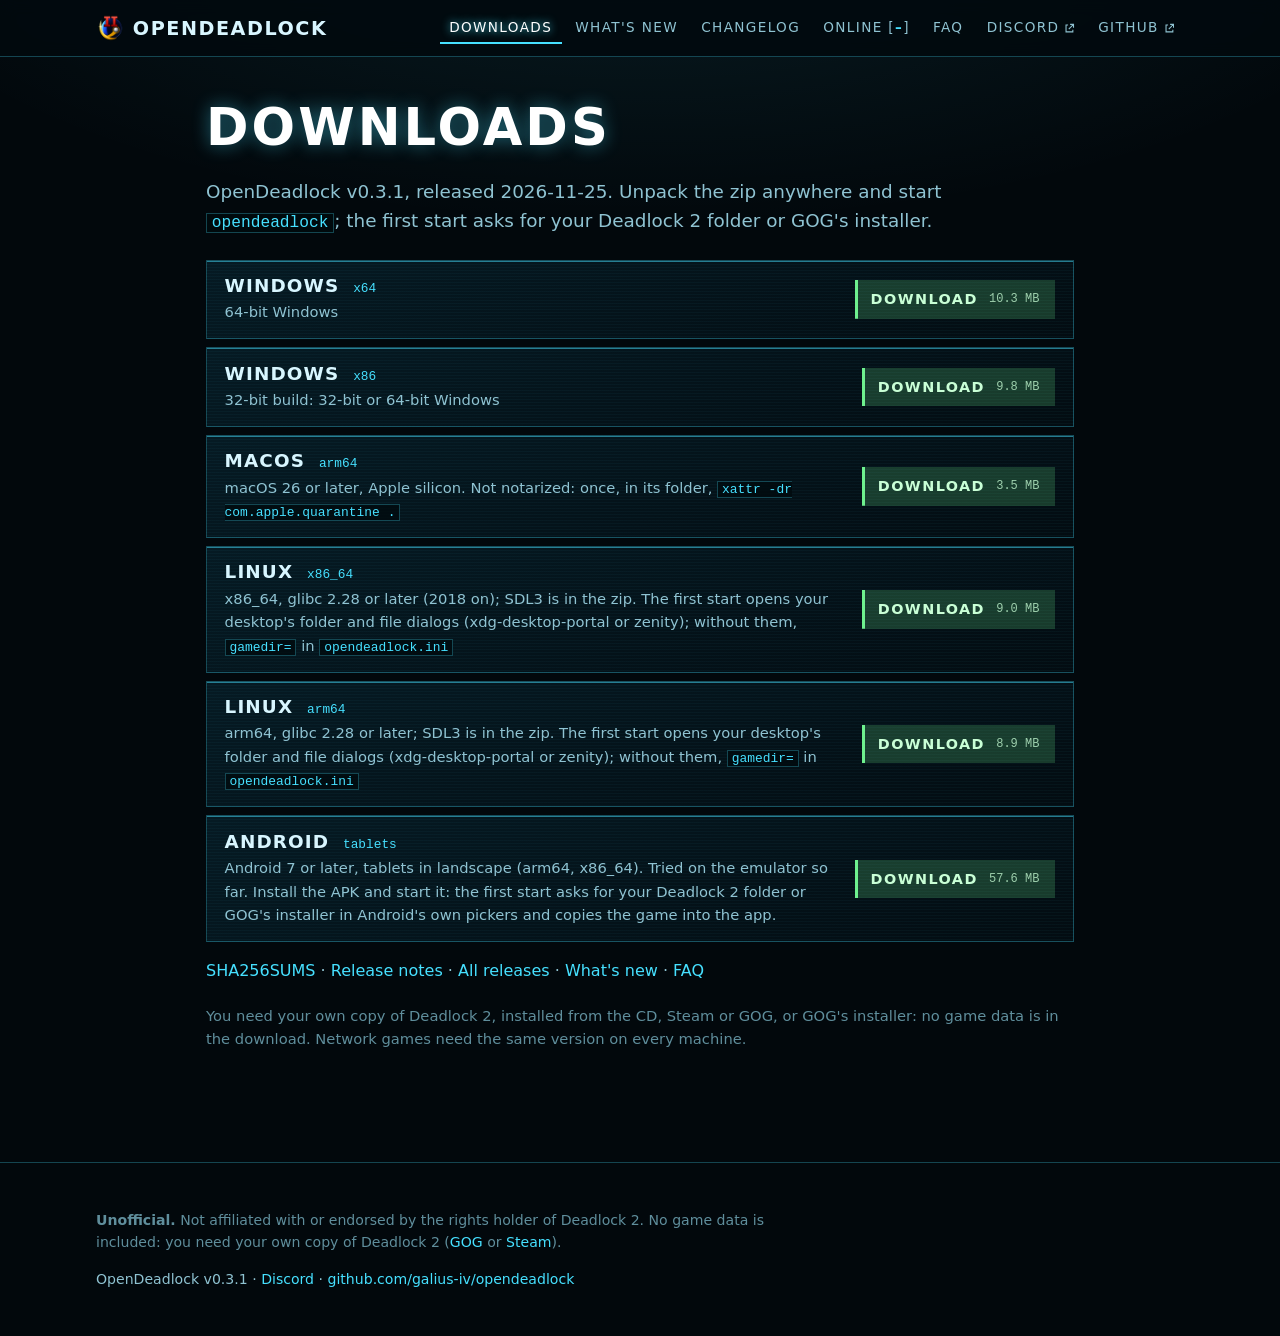
<file: downloads.html>
<!doctype html>
<html lang="en"><head><meta charset="utf-8">
<meta name="viewport" content="width=device-width, initial-scale=1">
<title>Downloads - OpenDeadlock</title>
<meta name="description" content="Download OpenDeadlock for Windows, macOS, Linux or Android. You need your own copy of Deadlock 2.">
<link rel="canonical" href="https://galius-iv.github.io/downloads.html">
<meta property="og:type" content="website">
<meta property="og:site_name" content="OpenDeadlock">
<meta property="og:title" content="Downloads - OpenDeadlock">
<meta property="og:description" content="Download OpenDeadlock for Windows, macOS, Linux or Android. You need your own copy of Deadlock 2.">
<meta property="og:url" content="https://galius-iv.github.io/downloads.html">
<meta property="og:image" content="https://galius-iv.github.io/img/og.jpg">
<meta property="og:image:width" content="1200">
<meta property="og:image:height" content="630">
<meta property="og:image:alt" content="OpenDeadlock: Deadlock 2's world map in the modern interface">
<meta name="twitter:card" content="summary_large_image">
<meta name="theme-color" content="#07090d">
<link rel="icon" href="img/opendeadlock.png">
<link rel="apple-touch-icon" href="img/opendeadlock.png">
<link rel="stylesheet" href="style.css">
<!-- Google Tag Manager: the {'gtm.start', event: 'gtm.js'} push is what fires the container's
     triggers (Initialization / Page View); loading gtm.js without it sends GA nothing -->
<script>(function(w,d,s,l,i){w[l]=w[l]||[];w[l].push({'gtm.start':
new Date().getTime(),event:'gtm.js'});var f=d.getElementsByTagName(s)[0],
j=d.createElement(s),dl=l!='dataLayer'?'&l='+l:'';j.async=true;j.src=
'https://www.googletagmanager.com/gtm.js?id='+i+dl;f.parentNode.insertBefore(j,f);
})(window,document,'script','dataLayer','GTM-NRDTCGKT');</script>
</head><body>
<noscript><iframe src="https://www.googletagmanager.com/ns.html?id=GTM-NRDTCGKT"
height="0" width="0" style="display:none;visibility:hidden"></iframe></noscript>
<header class="top"><div class="wrap">
  <a class="brand" href="index.html"><img src="img/opendeadlock.png" alt="">OpenDeadlock</a>
  <button class="menu" aria-label="Menu" aria-expanded="false" aria-controls="nav"><i></i><i></i><i></i></button>
  <nav id="nav"><a href="downloads.html" class="on">Downloads</a><a href="whatsnew.html">What's new</a><a href="changelog.html">Changelog</a><a href="games.html">Online [<b class="n" id="nav-online">&ndash;</b>]</a><a href="faq.html">FAQ</a><a class="ext" href="https://discord.gg/XdEABUBC6Z">Discord<svg viewBox="0 0 16 16" aria-hidden="true"><path d="M6 3H3v10h10v-3M9 2h5v5M14 2 7 9" fill="none" stroke="currentColor" stroke-width="1.6"/></svg></a><a class="ext" href="https://github.com/galius-iv/opendeadlock">GitHub<svg viewBox="0 0 16 16" aria-hidden="true"><path d="M6 3H3v10h10v-3M9 2h5v5M14 2 7 9" fill="none" stroke="currentColor" stroke-width="1.6"/></svg></a></nav>
</div></header>
<script>
// the phone's menu: the button opens the top bar's links below it; a link, Esc or a click
// outside closes them
(() => {
  const top = document.querySelector('.top'), btn = top.querySelector('.menu');
  const set = (open) => { top.classList.toggle('open', open); btn.setAttribute('aria-expanded', open); };
  btn.addEventListener('click', () => set(!top.classList.contains('open')));
  top.querySelectorAll('nav a').forEach((a) => a.addEventListener('click', () => set(false)));
  document.addEventListener('click', (e) => { if (!top.contains(e.target)) set(false); });
  document.addEventListener('keydown', (e) => { if (e.key === 'Escape') set(false); });
})();
// the top bar's Online count: the games on the public relay right now (waiting + under way),
// from its /games every 30 s; a dash when the relay is not reached
(() => {
  const n = document.getElementById('nav-online');
  const load = () => fetch("https://opendeadlock-relay.fly.dev/games", { cache: 'no-store' }).then(r => r.json()).then(g => {
    n.textContent = (g.now.lobbies ?? 0) + (g.now.playing ?? 0);
  }).catch(() => { n.textContent = '–'; });
  load();
  setInterval(() => { if (!document.hidden) load(); }, 30000);
})();
</script>
<main class="wrap doc downloads">
<h1>Downloads</h1>
<p class="lead">OpenDeadlock v0.3.1, released 2026-11-25. Unpack the zip anywhere and start
<code>opendeadlock</code>; the first start asks for your Deadlock 2 folder or GOG's installer.</p>
<div class="dl-list"><div class="dl-row"><div class="dl-what"><h3>Windows <span>x64</span></h3><p>64-bit Windows</p></div><a class="btn primary" href="https://github.com/galius-iv/galius-iv.github.io/releases/download/v0.3.1/opendeadlock-0.3.1-windows-x64.zip">Download <small>10.3 MB</small></a></div><div class="dl-row"><div class="dl-what"><h3>Windows <span>x86</span></h3><p>32-bit build: 32-bit or 64-bit Windows</p></div><a class="btn primary" href="https://github.com/galius-iv/galius-iv.github.io/releases/download/v0.3.1/opendeadlock-0.3.1-windows-x86.zip">Download <small>9.8 MB</small></a></div><div class="dl-row"><div class="dl-what"><h3>macOS <span>arm64</span></h3><p>macOS 26 or later, Apple silicon. Not notarized: once, in its folder, <code>xattr -dr com.apple.quarantine .</code></p></div><a class="btn primary" href="https://github.com/galius-iv/galius-iv.github.io/releases/download/v0.3.1/opendeadlock-0.3.1-macos-arm64.zip">Download <small>3.5 MB</small></a></div><div class="dl-row"><div class="dl-what"><h3>Linux <span>x86_64</span></h3><p>x86_64, glibc 2.28 or later (2018 on); SDL3 is in the zip. The first start opens your desktop's folder and file dialogs (xdg-desktop-portal or zenity); without them, <code>gamedir=</code> in <code>opendeadlock.ini</code></p></div><a class="btn primary" href="https://github.com/galius-iv/galius-iv.github.io/releases/download/v0.3.1/opendeadlock-0.3.1-linux-x86_64.zip">Download <small>9.0 MB</small></a></div><div class="dl-row"><div class="dl-what"><h3>Linux <span>arm64</span></h3><p>arm64, glibc 2.28 or later; SDL3 is in the zip. The first start opens your desktop's folder and file dialogs (xdg-desktop-portal or zenity); without them, <code>gamedir=</code> in <code>opendeadlock.ini</code></p></div><a class="btn primary" href="https://github.com/galius-iv/galius-iv.github.io/releases/download/v0.3.1/opendeadlock-0.3.1-linux-arm64.zip">Download <small>8.9 MB</small></a></div><div class="dl-row"><div class="dl-what"><h3>Android <span>tablets</span></h3><p>Android 7 or later, tablets in landscape (arm64, x86_64). Tried on the emulator so far. Install the APK and start it: the first start asks for your Deadlock 2 folder or GOG's installer in Android's own pickers and copies the game into the app.</p></div><a class="btn primary" href="https://github.com/galius-iv/galius-iv.github.io/releases/download/v0.3.1/opendeadlock-0.3.1-android.apk">Download <small>57.6 MB</small></a></div></div>
<p class="dim small"><a href="https://github.com/galius-iv/galius-iv.github.io/releases/download/v0.3.1/SHA256SUMS">SHA256SUMS</a> &middot; <a href="https://github.com/galius-iv/galius-iv.github.io/releases/tag/v0.3.1">Release notes</a> &middot;
<a href="https://github.com/galius-iv/galius-iv.github.io/releases">All releases</a> &middot; <a href="whatsnew.html">What's new</a> &middot;
<a href="faq.html">FAQ</a></p>
<p class="note">You need your own copy of Deadlock 2, installed from the CD, Steam or GOG, or GOG's
installer: no game data is in the download. Network games need the same version on every
machine.</p>
</main>
<footer><div class="wrap">
  <p><strong>Unofficial.</strong> Not affiliated with or endorsed by the rights holder of
  Deadlock 2. No game data is included: you need your own copy of Deadlock 2 (<a
  href="https://www.gog.com/game/deadlock_2_shrine_wars">GOG</a> or <a
  href="https://store.steampowered.com/app/328450">Steam</a>).</p>
  <p class="dim">OpenDeadlock v0.3.1 &middot; <a href="https://discord.gg/XdEABUBC6Z">Discord</a> &middot; <a href="https://github.com/galius-iv/opendeadlock">github.com/galius-iv/opendeadlock</a></p>
</div></footer>
<script src="lightbox.js"></script>
<script src="compare.js"></script>
</body></html>
</file>
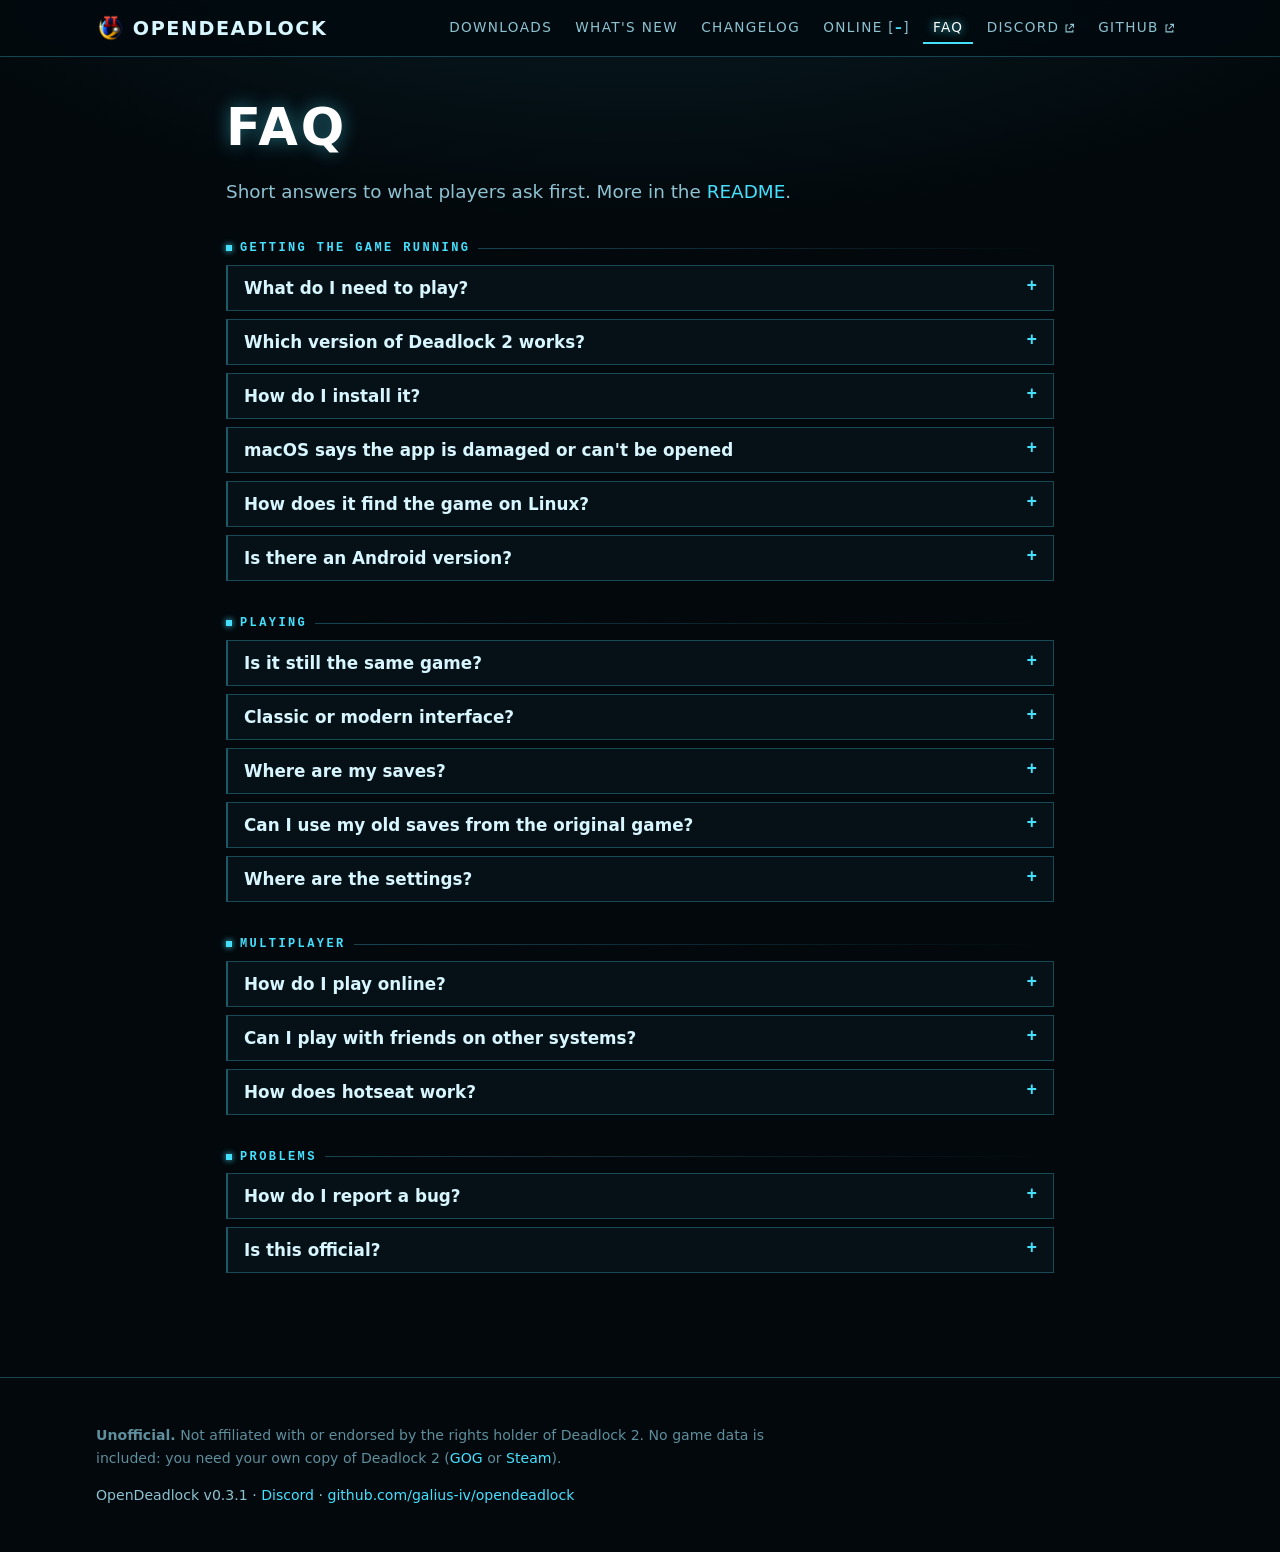
<file: faq.html>
<!doctype html>
<html lang="en"><head><meta charset="utf-8">
<meta name="viewport" content="width=device-width, initial-scale=1">
<title>FAQ - OpenDeadlock</title>
<meta name="description" content="Questions about OpenDeadlock: what you need, installing, network play, saves and reporting a bug.">
<link rel="canonical" href="https://galius-iv.github.io/faq.html">
<meta property="og:type" content="website">
<meta property="og:site_name" content="OpenDeadlock">
<meta property="og:title" content="FAQ - OpenDeadlock">
<meta property="og:description" content="Questions about OpenDeadlock: what you need, installing, network play, saves and reporting a bug.">
<meta property="og:url" content="https://galius-iv.github.io/faq.html">
<meta property="og:image" content="https://galius-iv.github.io/img/og.jpg">
<meta property="og:image:width" content="1200">
<meta property="og:image:height" content="630">
<meta property="og:image:alt" content="OpenDeadlock: Deadlock 2's world map in the modern interface">
<meta name="twitter:card" content="summary_large_image">
<meta name="theme-color" content="#07090d">
<link rel="icon" href="img/opendeadlock.png">
<link rel="apple-touch-icon" href="img/opendeadlock.png">
<link rel="stylesheet" href="style.css">
<!-- Google Tag Manager: the {'gtm.start', event: 'gtm.js'} push is what fires the container's
     triggers (Initialization / Page View); loading gtm.js without it sends GA nothing -->
<script>(function(w,d,s,l,i){w[l]=w[l]||[];w[l].push({'gtm.start':
new Date().getTime(),event:'gtm.js'});var f=d.getElementsByTagName(s)[0],
j=d.createElement(s),dl=l!='dataLayer'?'&l='+l:'';j.async=true;j.src=
'https://www.googletagmanager.com/gtm.js?id='+i+dl;f.parentNode.insertBefore(j,f);
})(window,document,'script','dataLayer','GTM-NRDTCGKT');</script>
</head><body>
<noscript><iframe src="https://www.googletagmanager.com/ns.html?id=GTM-NRDTCGKT"
height="0" width="0" style="display:none;visibility:hidden"></iframe></noscript>
<header class="top"><div class="wrap">
  <a class="brand" href="index.html"><img src="img/opendeadlock.png" alt="">OpenDeadlock</a>
  <button class="menu" aria-label="Menu" aria-expanded="false" aria-controls="nav"><i></i><i></i><i></i></button>
  <nav id="nav"><a href="downloads.html">Downloads</a><a href="whatsnew.html">What's new</a><a href="changelog.html">Changelog</a><a href="games.html">Online [<b class="n" id="nav-online">&ndash;</b>]</a><a href="faq.html" class="on">FAQ</a><a class="ext" href="https://discord.gg/XdEABUBC6Z">Discord<svg viewBox="0 0 16 16" aria-hidden="true"><path d="M6 3H3v10h10v-3M9 2h5v5M14 2 7 9" fill="none" stroke="currentColor" stroke-width="1.6"/></svg></a><a class="ext" href="https://github.com/galius-iv/opendeadlock">GitHub<svg viewBox="0 0 16 16" aria-hidden="true"><path d="M6 3H3v10h10v-3M9 2h5v5M14 2 7 9" fill="none" stroke="currentColor" stroke-width="1.6"/></svg></a></nav>
</div></header>
<script>
// the phone's menu: the button opens the top bar's links below it; a link, Esc or a click
// outside closes them
(() => {
  const top = document.querySelector('.top'), btn = top.querySelector('.menu');
  const set = (open) => { top.classList.toggle('open', open); btn.setAttribute('aria-expanded', open); };
  btn.addEventListener('click', () => set(!top.classList.contains('open')));
  top.querySelectorAll('nav a').forEach((a) => a.addEventListener('click', () => set(false)));
  document.addEventListener('click', (e) => { if (!top.contains(e.target)) set(false); });
  document.addEventListener('keydown', (e) => { if (e.key === 'Escape') set(false); });
})();
// the top bar's Online count: the games on the public relay right now (waiting + under way),
// from its /games every 30 s; a dash when the relay is not reached
(() => {
  const n = document.getElementById('nav-online');
  const load = () => fetch("https://opendeadlock-relay.fly.dev/games", { cache: 'no-store' }).then(r => r.json()).then(g => {
    n.textContent = (g.now.lobbies ?? 0) + (g.now.playing ?? 0);
  }).catch(() => { n.textContent = '–'; });
  load();
  setInterval(() => { if (!document.hidden) load(); }, 30000);
})();
</script>
<main class="wrap doc faq">
<h1>FAQ</h1>
<p class="lead">Short answers to what players ask first. More in the
<a href="https://github.com/galius-iv/opendeadlock#readme">README</a>.</p>

<div class="section-title">Getting the game running</div>

<details>
  <summary>What do I need to play?</summary>
  <p>Your own copy of Deadlock 2, installed from the CD, Steam or GOG, or just GOG's
  installer. OpenDeadlock brings the program; the game's pictures, sounds and maps come
  from your copy. No game data is included in the download.</p>
</details>

<details>
  <summary>Which version of Deadlock 2 works?</summary>
  <p>Any installed Deadlock 2, or GOG's installer itself. The port is made and checked
  against GOG's v1.20.</p>
</details>

<details>
  <summary>How do I install it?</summary>
  <p>Download the zip for your system from the <a href="downloads.html">downloads</a>
   and unpack it anywhere: that folder is OpenDeadlock's own. Start
  <code>opendeadlock</code>; the first start asks for your Deadlock 2 folder or GOG's
  installer and copies the game's files into <code>data/</code> beside the program (about
  470 MB). Your Deadlock 2 is not changed.</p>
</details>

<details>
  <summary>macOS says the app is damaged or can't be opened</summary>
  <p>The macOS build is not notarized yet. Once, in OpenDeadlock's folder, run
  <code>xattr -dr com.apple.quarantine .</code> in Terminal, then start
  <code>./opendeadlock</code>. It needs macOS 26 on Apple silicon.</p>
</details>

<details>
  <summary>How does it find the game on Linux?</summary>
  <p>Since 0.2.2 the first start asks, as on Windows and macOS: Choose folder and Choose
  installer open your desktop's own dialogs (through xdg-desktop-portal) or zenity's. Without
  either, its window says how to do it by hand: put GOG's installer
  (<code>setup_deadlock_ii_shrine_wars_*.exe</code>) in OpenDeadlock's folder, put
  <code>gamedir=/path/to/Deadlock 2</code> (or the path of GOG's installer) in
  <code>opendeadlock.ini</code> beside the program, or put the files of OpenDeadlock's folder
  (<code>opendeadlock</code> and <code>libSDL3.so.0</code>) in the Deadlock 2 folder itself,
  where it plays in place, nothing copied.
  Any distribution with glibc 2.28 or later works, on x86_64 or arm64.</p>
</details>

<details>
  <summary>Is there an Android version?</summary>
  <p>Yes, made for tablets and played by touch, but so far it has only been tried on the
  emulator. Install the APK from the <a href="downloads.html">downloads</a> (Android 7 or
  later) and start it: the first start asks for Deadlock 2 in Android's own pickers. Choose
  the Deadlock 2 folder you copied to the device, or GOG's installer (from Download, say),
  and the game is copied into the app's own folder, with its saves. Uninstalling the app
  deletes that folder, saves included.</p>
</details>

<div class="section-title">Playing</div>

<details>
  <summary>Is it still the same game?</summary>
  <p>Yes. The rules and balance are the original's; only its bugs are fixed. The
  improvements change no rule, and most of them are settings you can turn off. The <a href="changelog-details.html">full changelog</a> lists every difference.</p>
</details>

<details>
  <summary>Classic or modern interface?</summary>
  <p>The first start asks which one you want. The classic one is the original's screens,
  scaled; the modern one is drawn at your window's size, with panels over the live map.
  You can switch in Settings at any time.</p>
</details>

<details>
  <summary>Where are my saves?</summary>
  <p>In <code>saves/</code> in OpenDeadlock's folder; campaigns' and network games' in
  <code>saves/campaign/</code> and <code>saves/multiplayer/</code>. Custom scenarios and
  maps go in <code>scenarios/</code>.</p>
</details>

<details>
  <summary>Can I use my old saves from the original game?</summary>
  <p>The port keeps the original's save format, and the first start copies your saves
  over. Loading saves between the original and the port has not been fully tested yet, so
  keep a copy of any save you care about.</p>
</details>

<details>
  <summary>Where are the settings?</summary>
  <p>In the game's Settings page, and in <code>opendeadlock.ini</code> beside the program.
  The first start writes that file with every setting listed and explained in a comment.
  The keys, the original's and the new ones, are in
  <a href="https://github.com/galius-iv/opendeadlock/blob/main/KEYS.md">KEYS.md</a>.</p>
</details>

<div class="section-title">Multiplayer</div>

<details>
  <summary>How do I play online?</summary>
  <p>Host a network game and you get a six-letter code; the others press F2 on Join a
  Game and type it. No port to open: games go through the public relay. Since 0.2.1 a
  hosted game is also listed publicly, in Join a Game and on the
  <a href="games.html">Games</a> page; turn off "List publicly" beside Host a game to
  keep it to those who have the code.</p>
</details>

<details>
  <summary>Can I play with friends on other systems?</summary>
  <p>Yes: Windows and Mac players have played in one game. All players need the same
  version of OpenDeadlock. The port cannot play with the original game.</p>
</details>

<details>
  <summary>How does hotseat work?</summary>
  <p>Several players at one computer, taking turns. Start a multiplayer game and pick
  Hotseat as the connection, then how many play here. Each player has their own turn,
  event log and view, and a screen hides the last player's empire before the next sits
  down.</p>
</details>

<div class="section-title">Problems</div>

<details>
  <summary>How do I report a bug?</summary>
  <p>Right after the problem, start the game once with <code>--report</code>
  (<code>./opendeadlock --report</code>, or <code>opendeadlock.exe --report</code> on
  Windows). It writes a <code>report-&hellip;.zip</code> with the logs, your settings and your
  newest save, and quits. Attach it to an <a href="https://github.com/galius-iv/opendeadlock/issues">issue</a> with what you
  did, or post it on <a href="https://discord.gg/XdEABUBC6Z">Discord</a>.</p>
</details>

<details>
  <summary>Is this official?</summary>
  <p>No. OpenDeadlock is a fan project, not affiliated with or endorsed by the rights holder
  of Deadlock 2. It contains no game data: you need your own copy of the game.</p>
</details>
</main>
<footer><div class="wrap">
  <p><strong>Unofficial.</strong> Not affiliated with or endorsed by the rights holder of
  Deadlock 2. No game data is included: you need your own copy of Deadlock 2 (<a
  href="https://www.gog.com/game/deadlock_2_shrine_wars">GOG</a> or <a
  href="https://store.steampowered.com/app/328450">Steam</a>).</p>
  <p class="dim">OpenDeadlock v0.3.1 &middot; <a href="https://discord.gg/XdEABUBC6Z">Discord</a> &middot; <a href="https://github.com/galius-iv/opendeadlock">github.com/galius-iv/opendeadlock</a></p>
</div></footer>
<script src="lightbox.js"></script>
<script src="compare.js"></script>
</body></html>
</file>
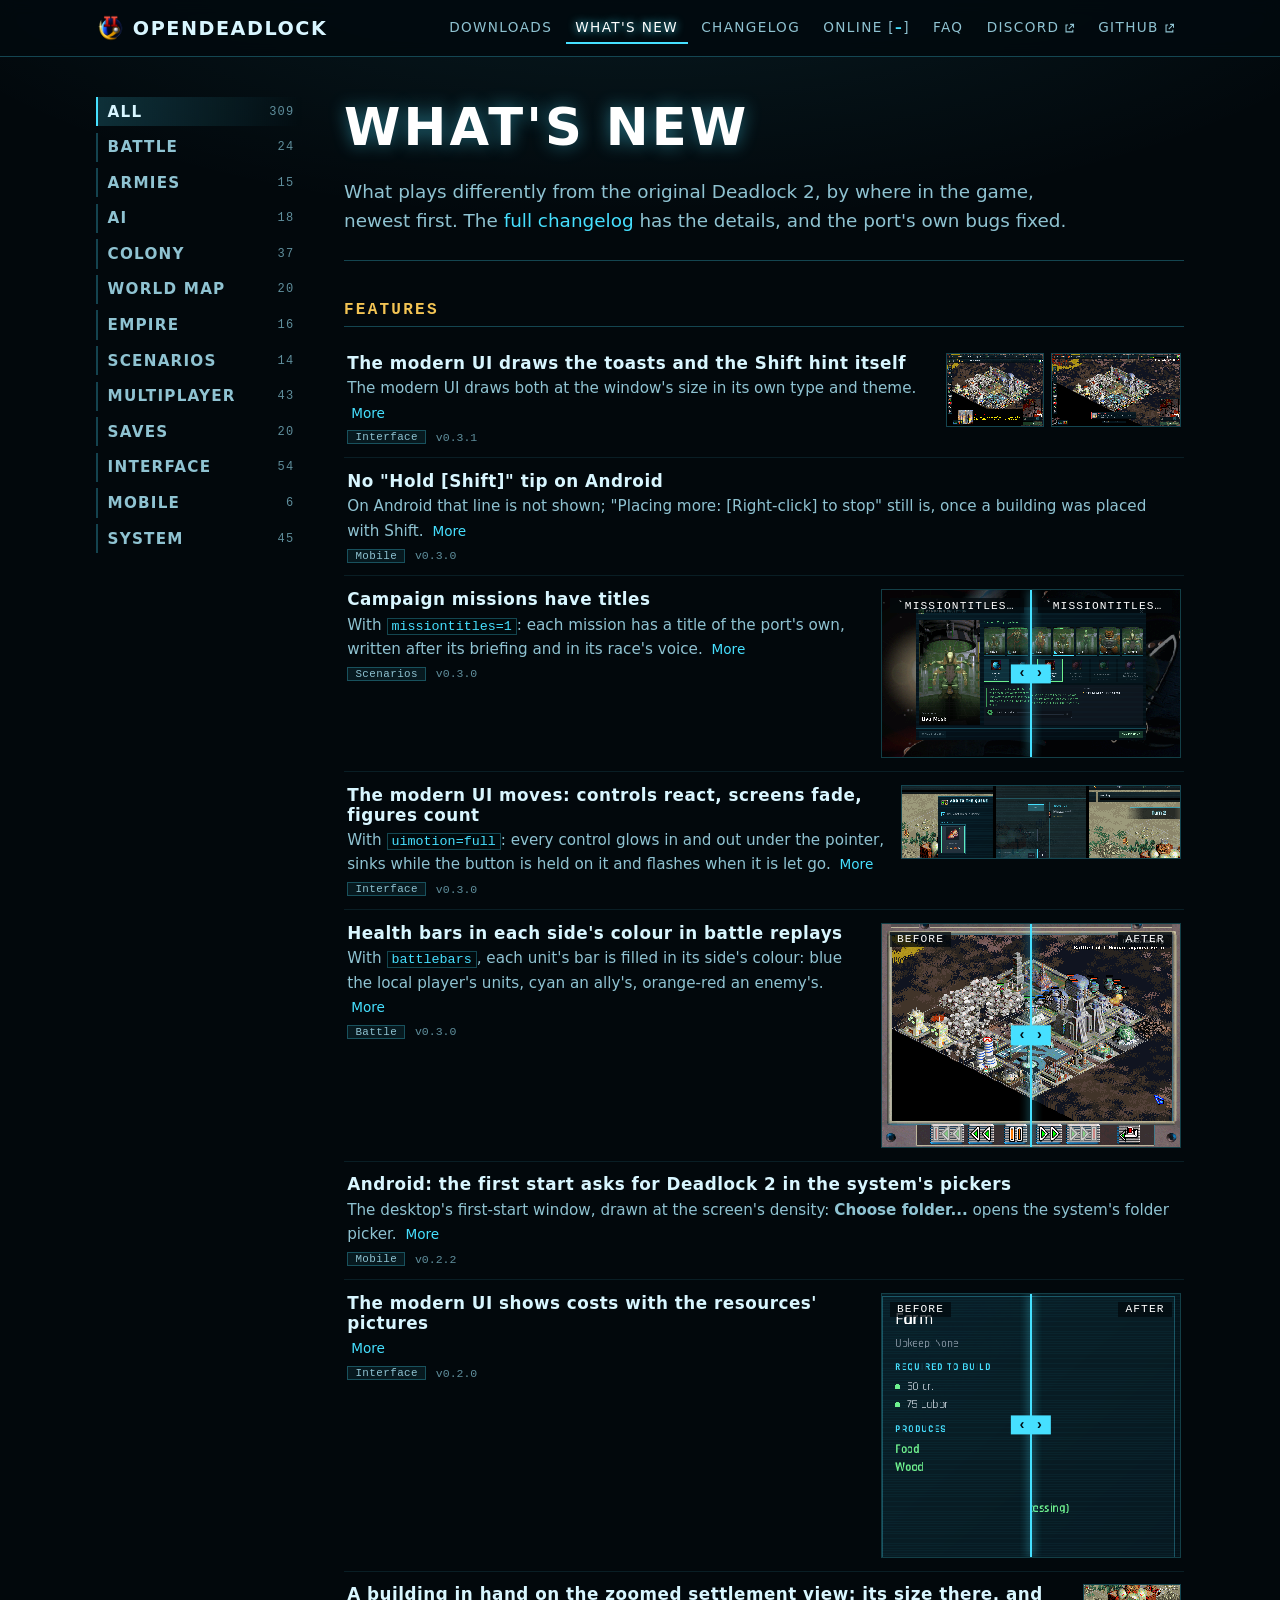
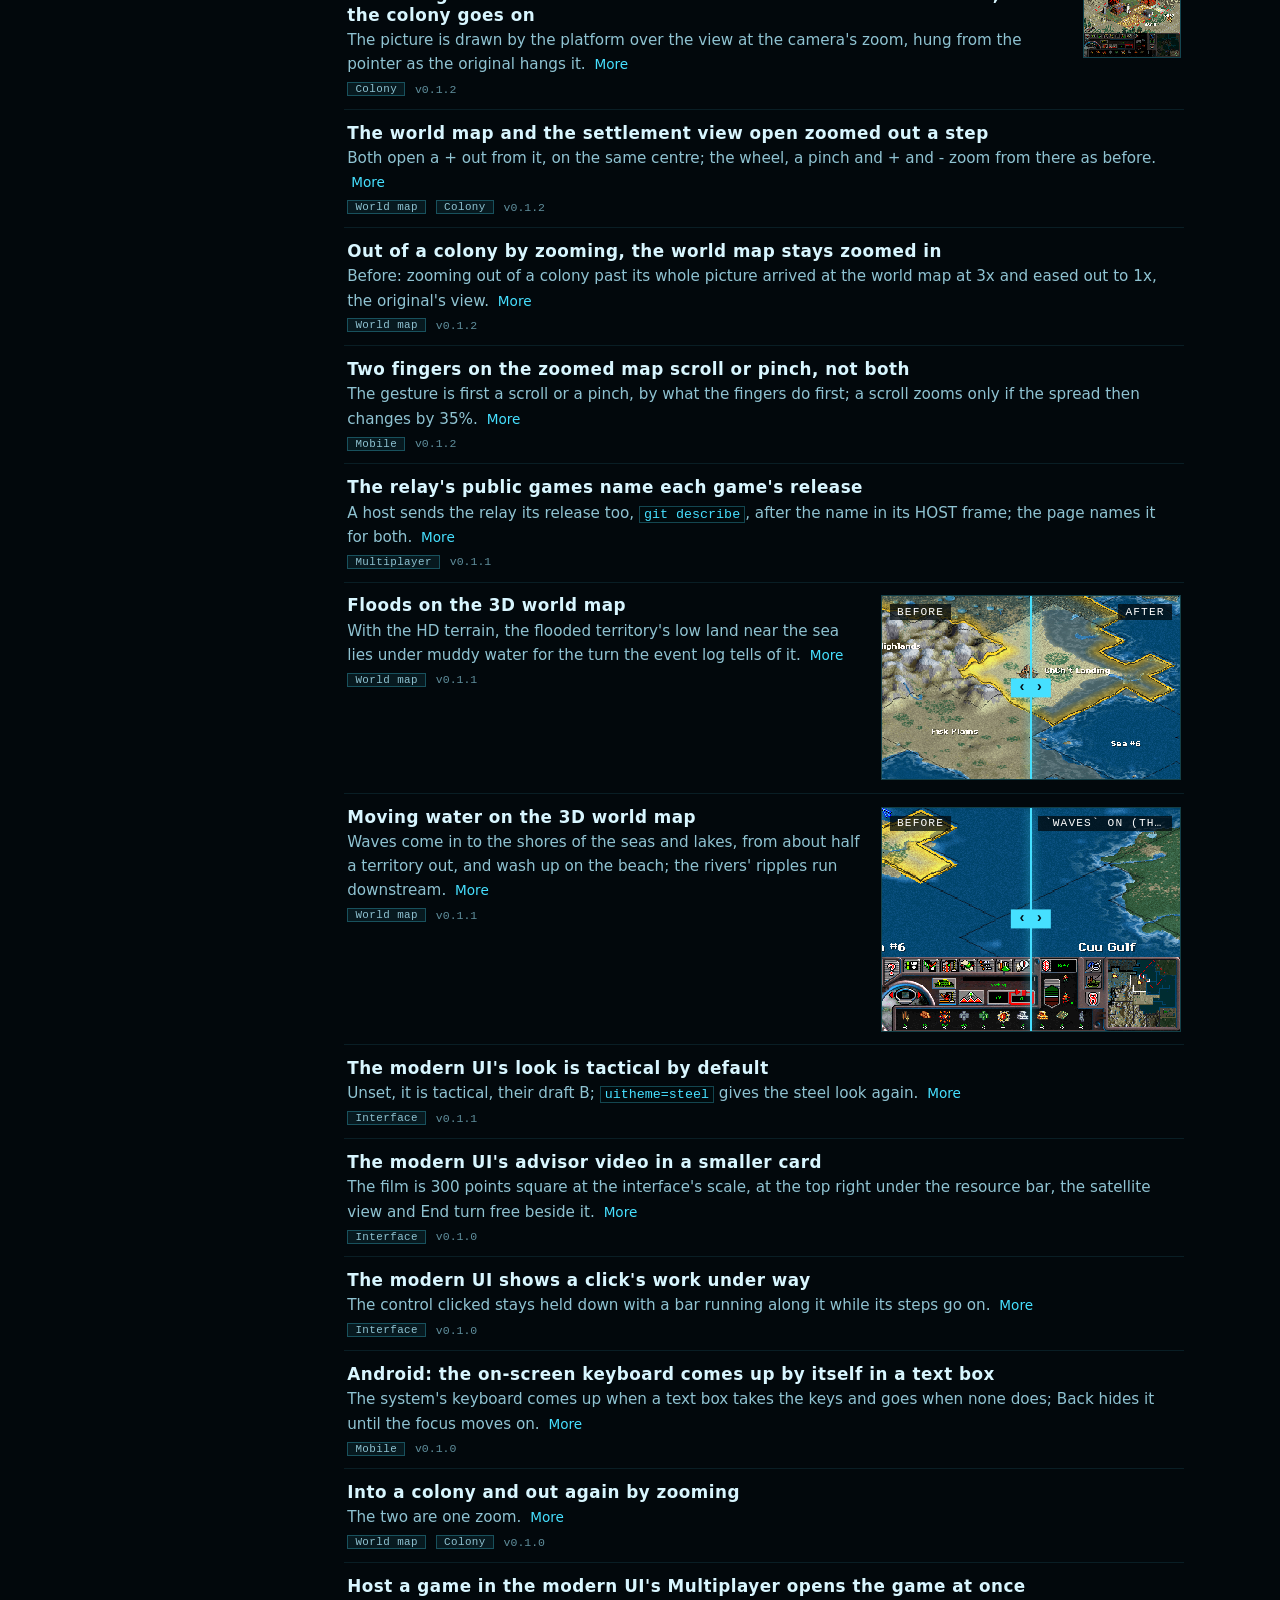
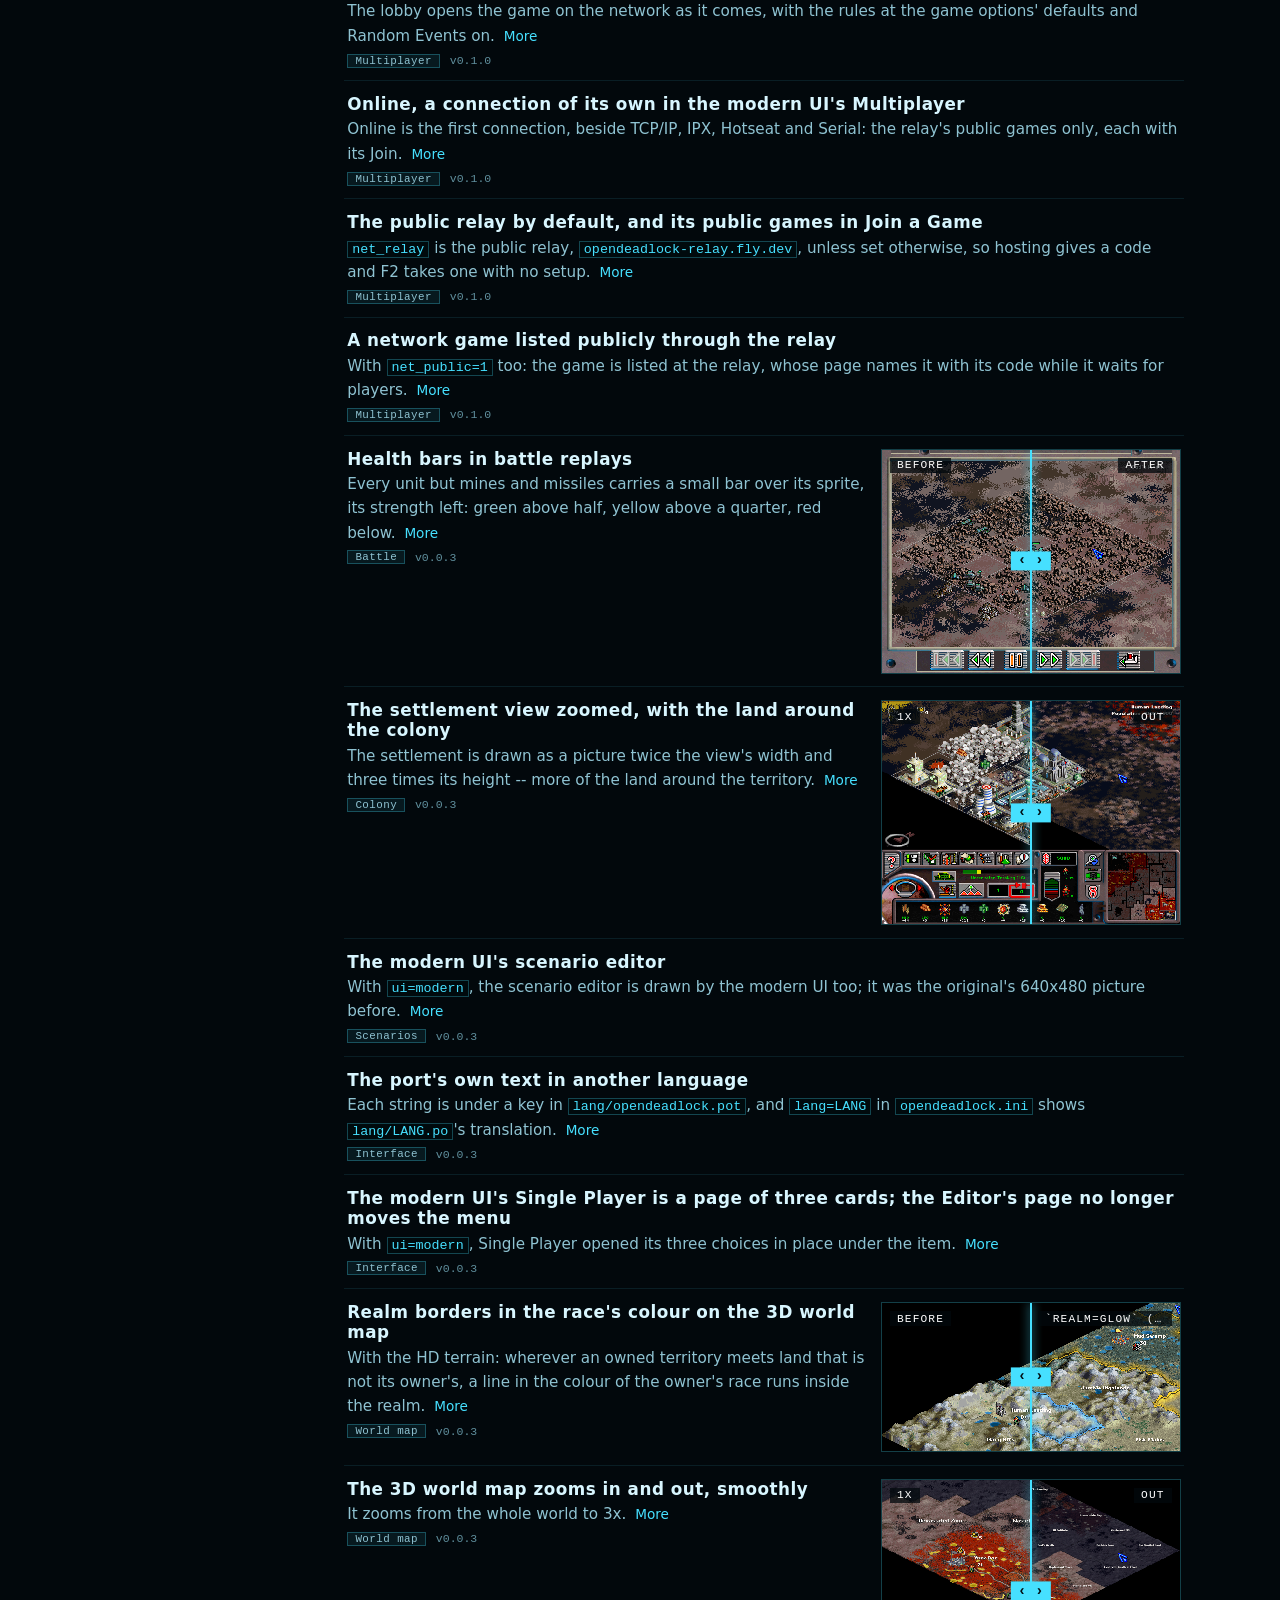
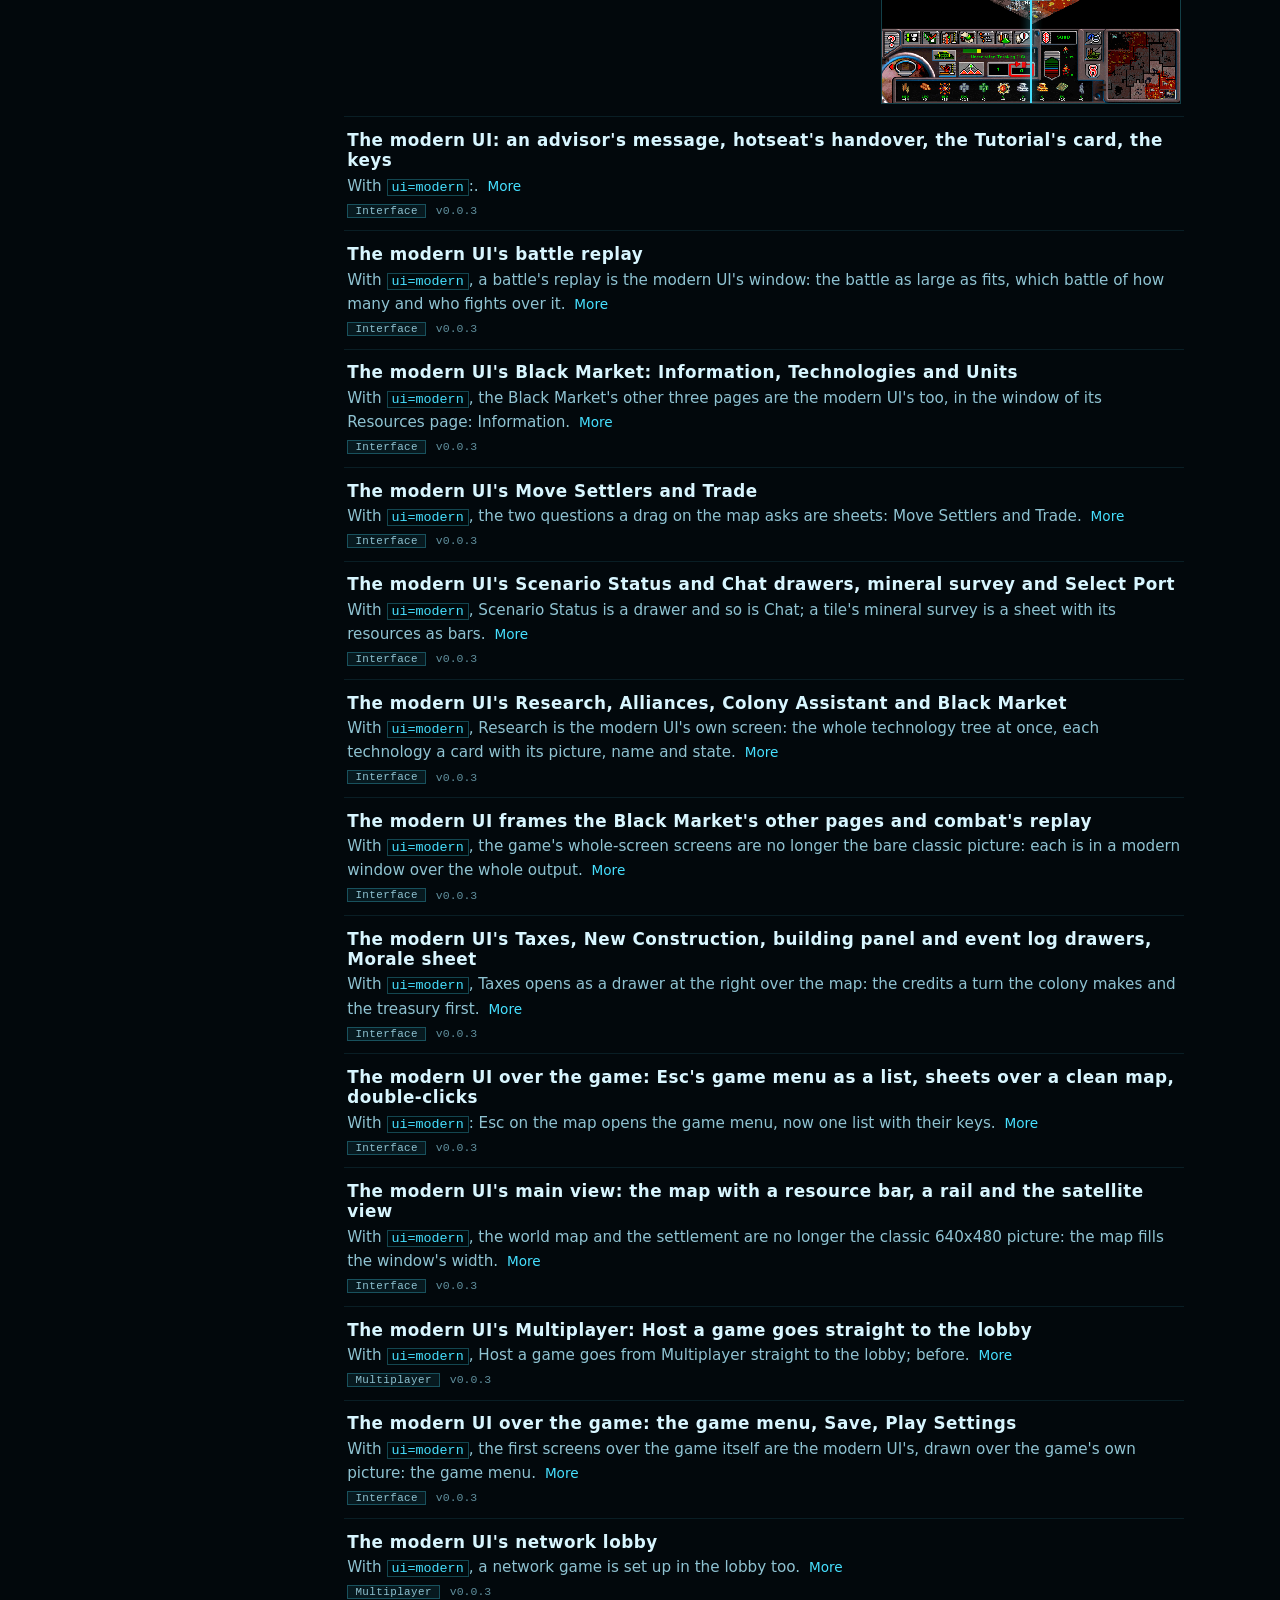
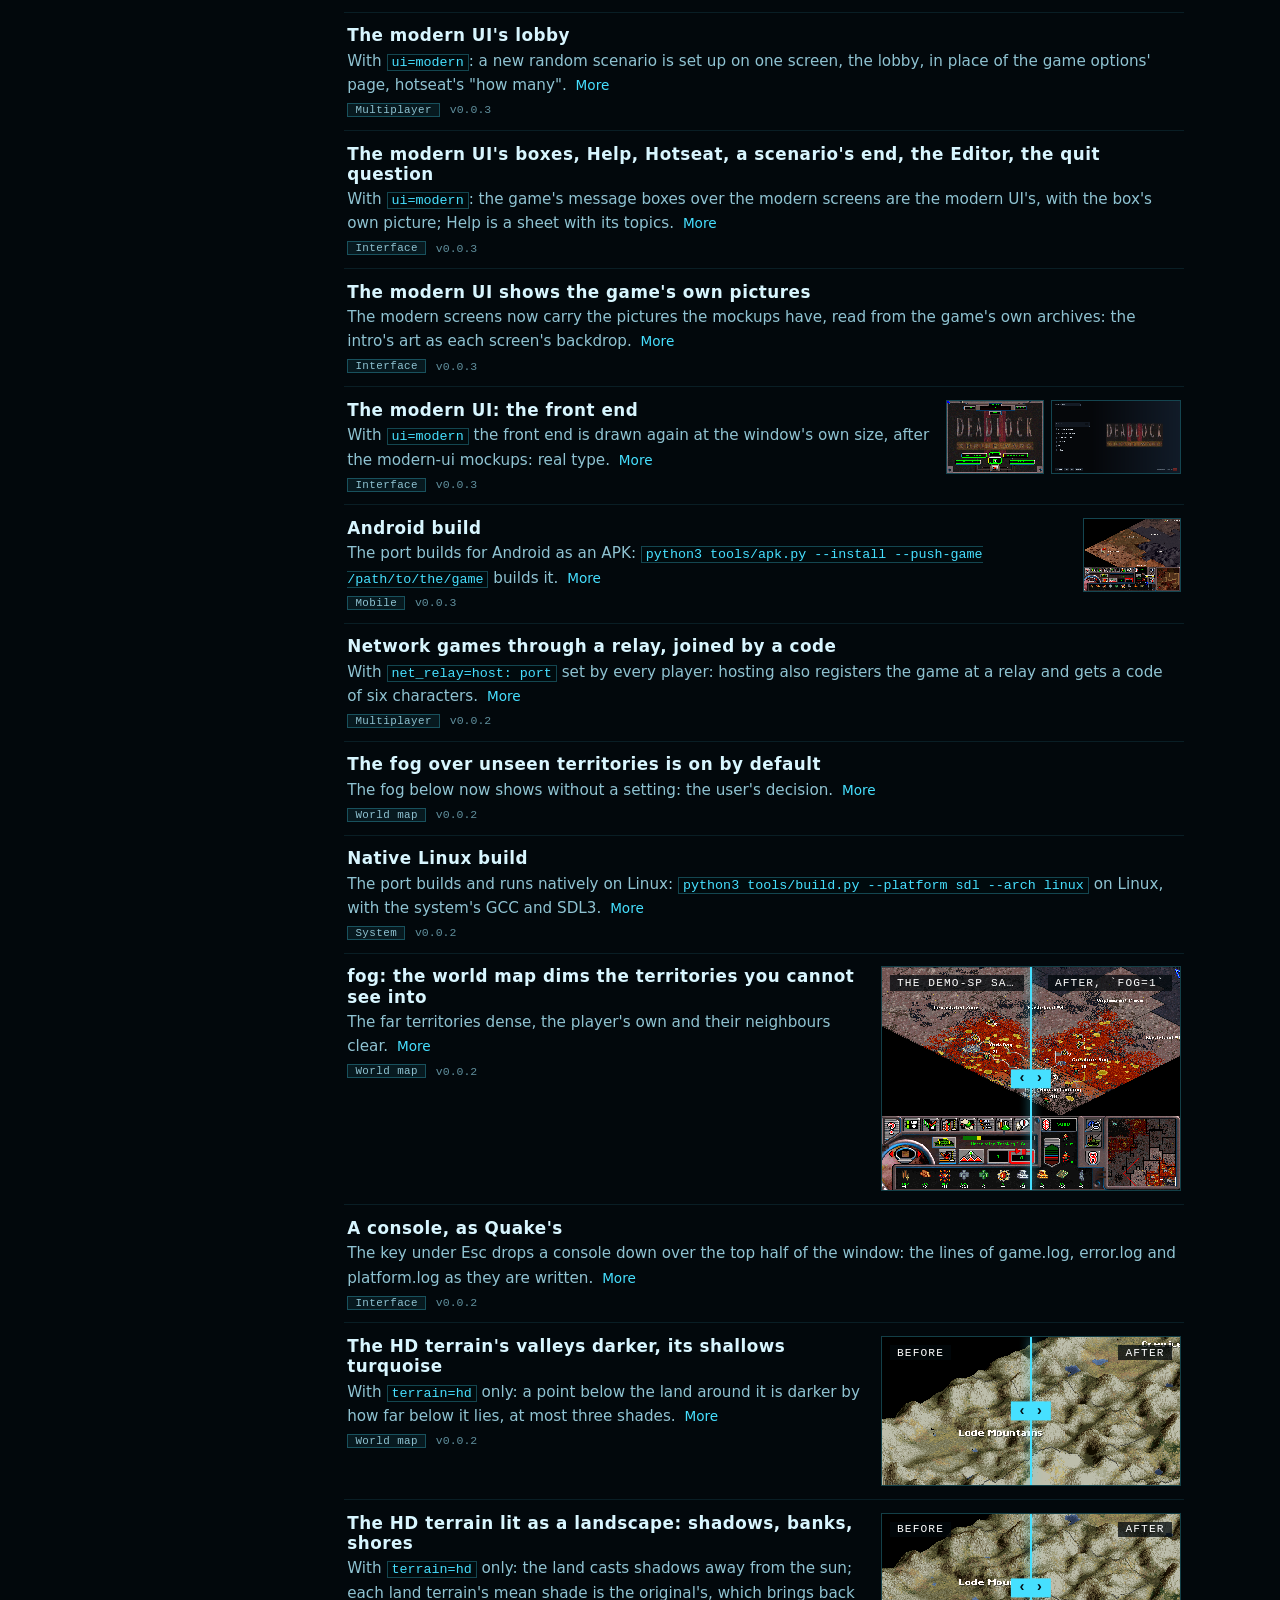
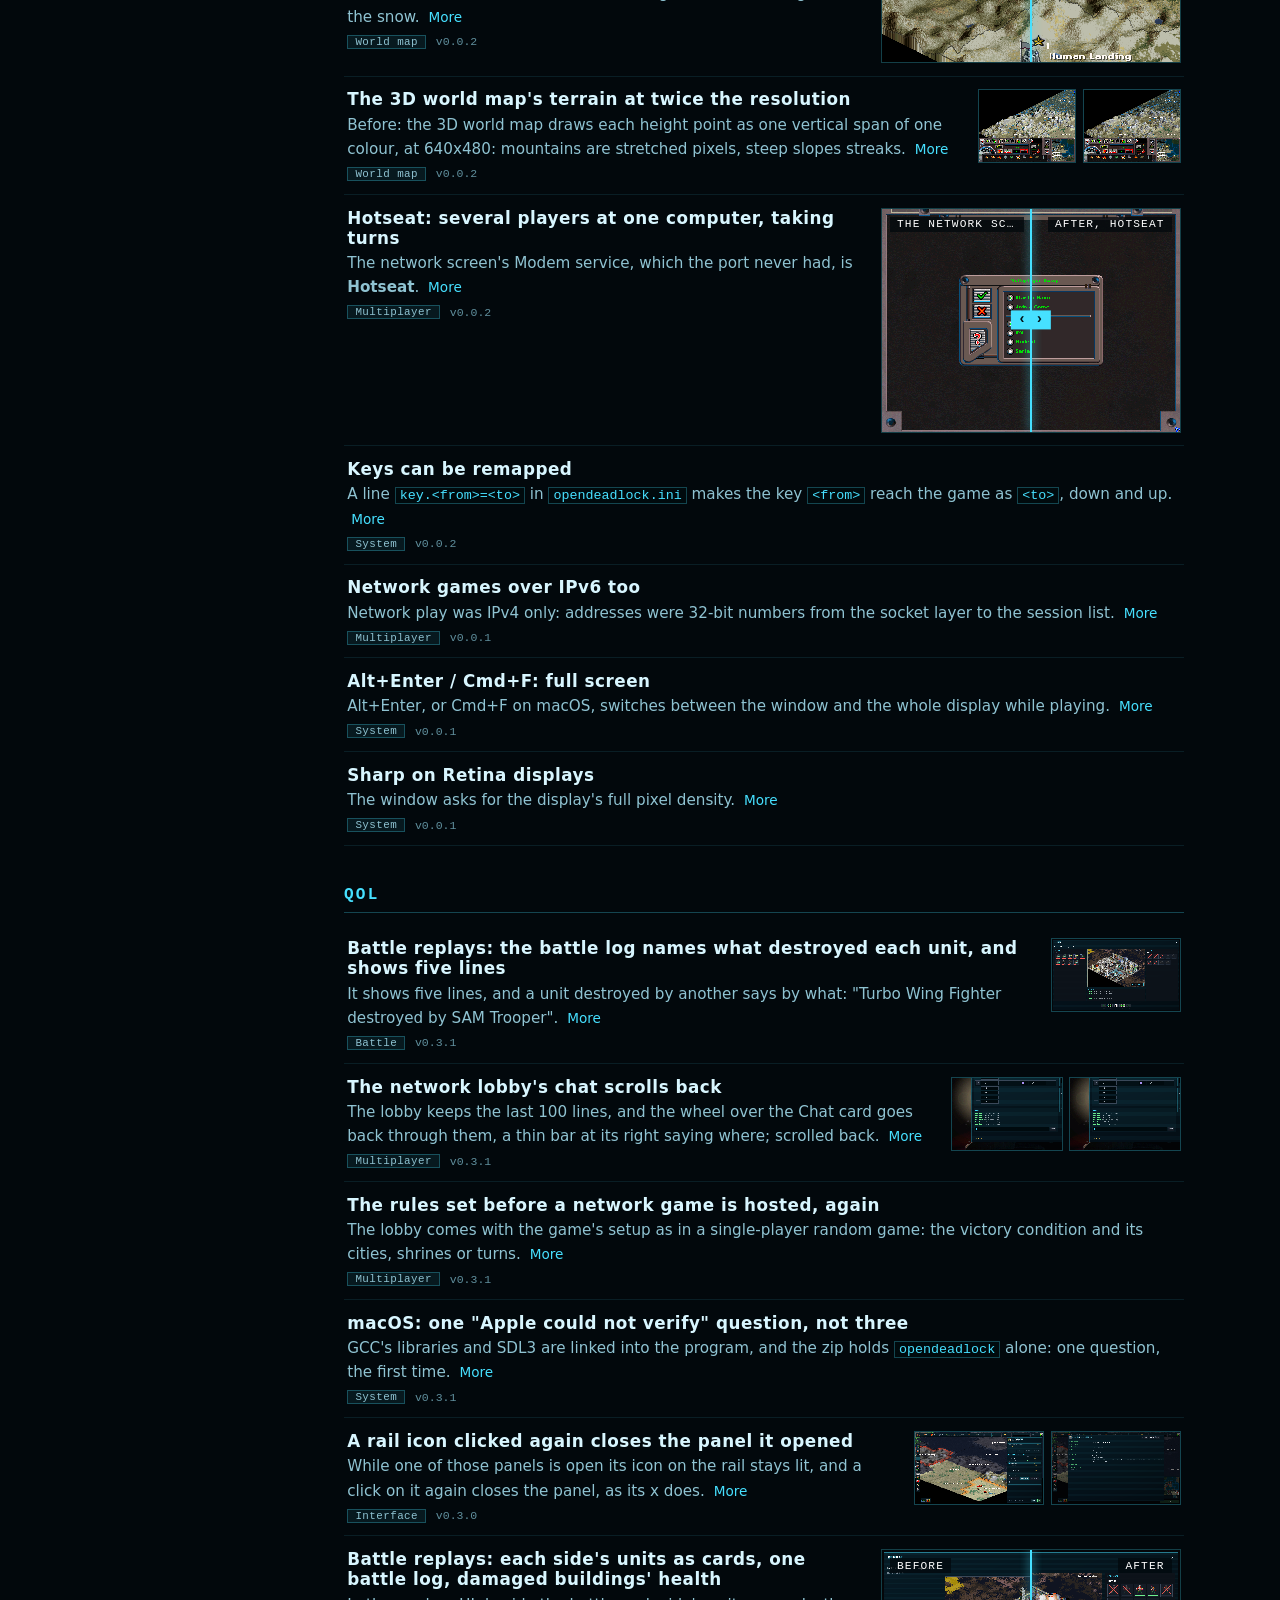
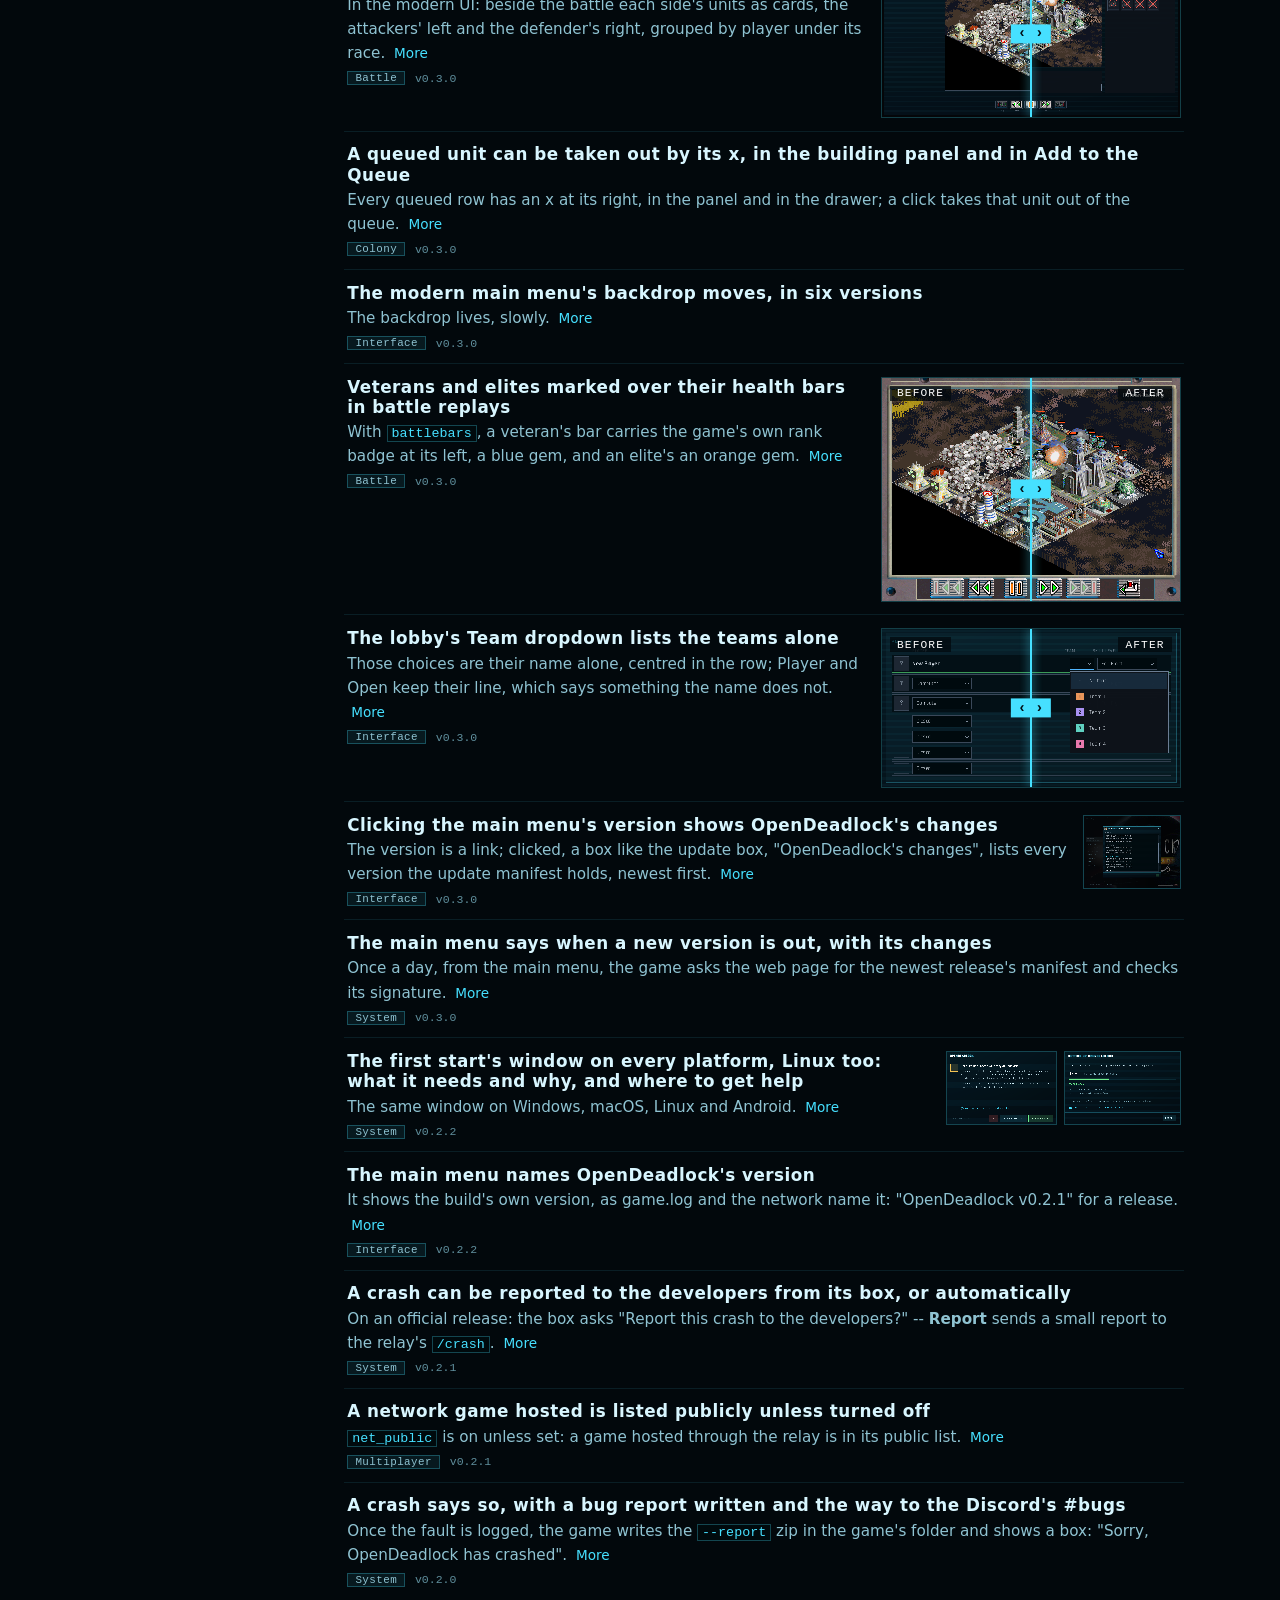
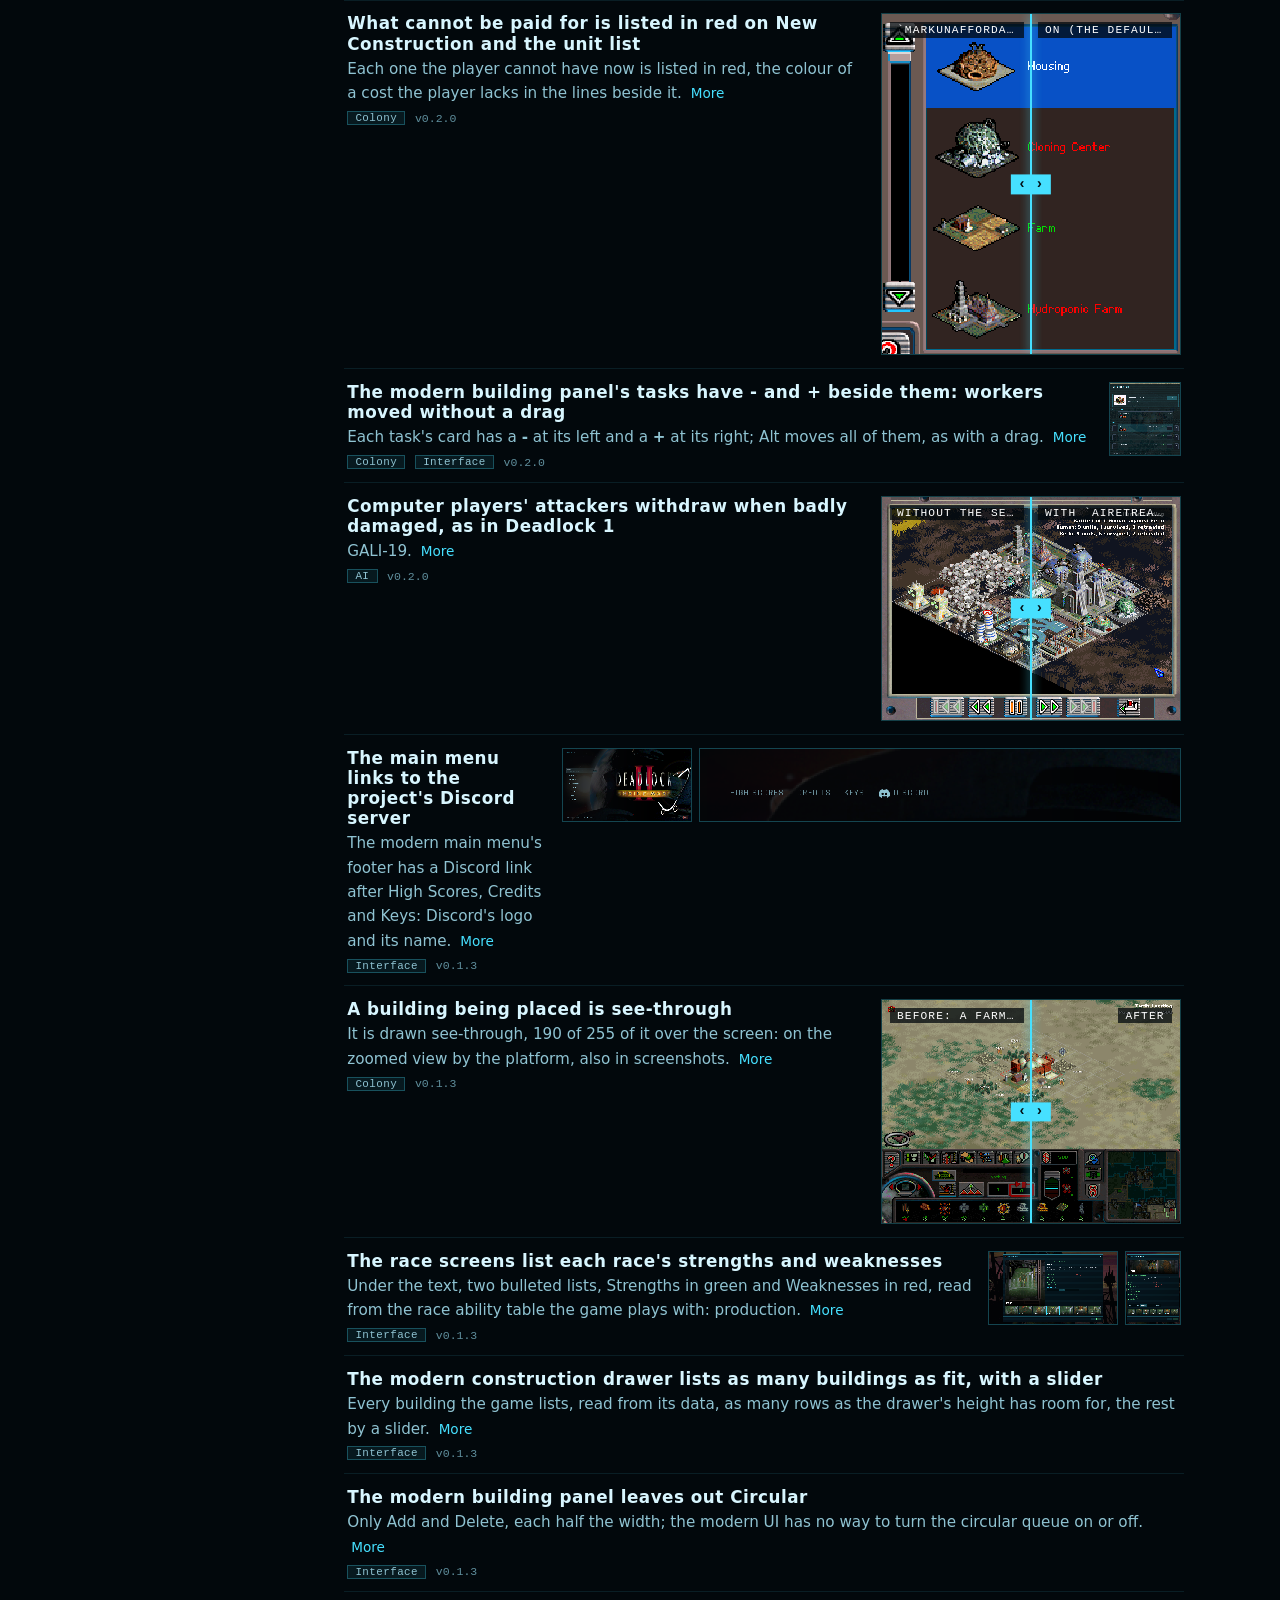
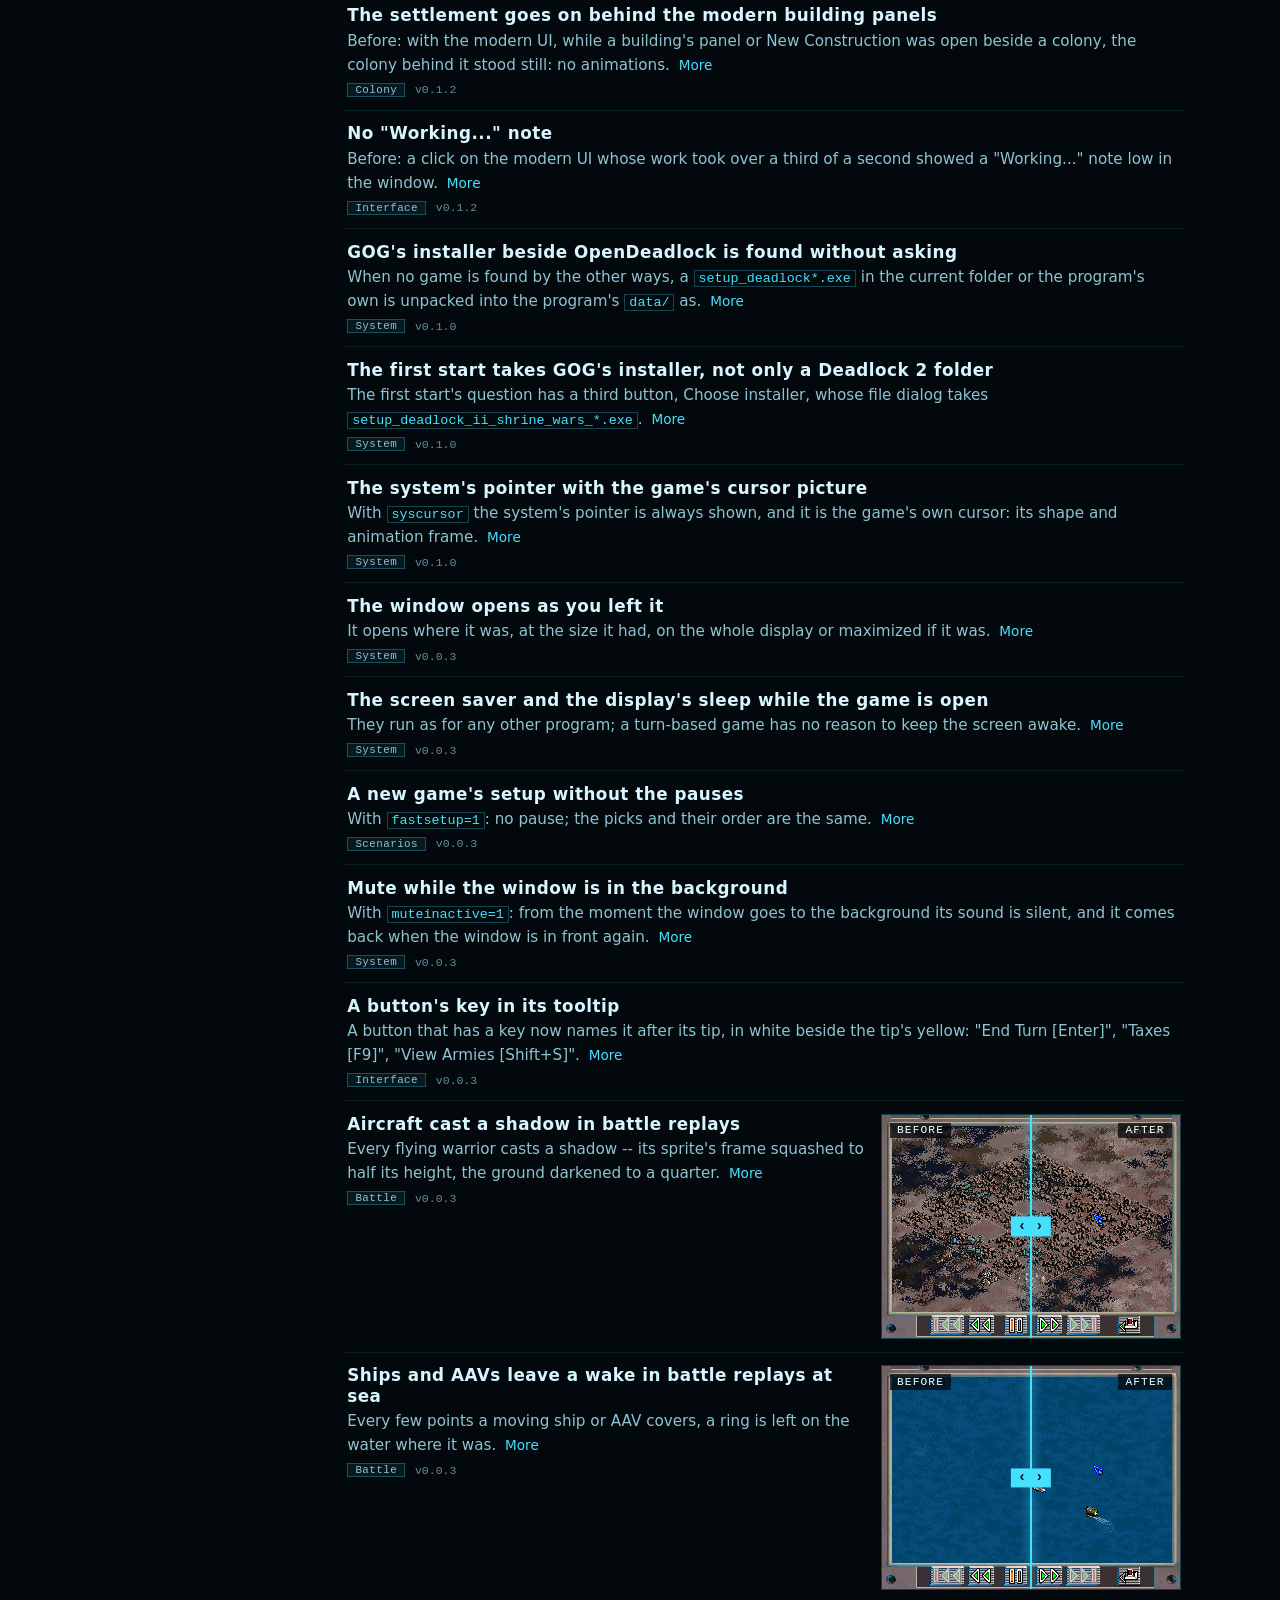
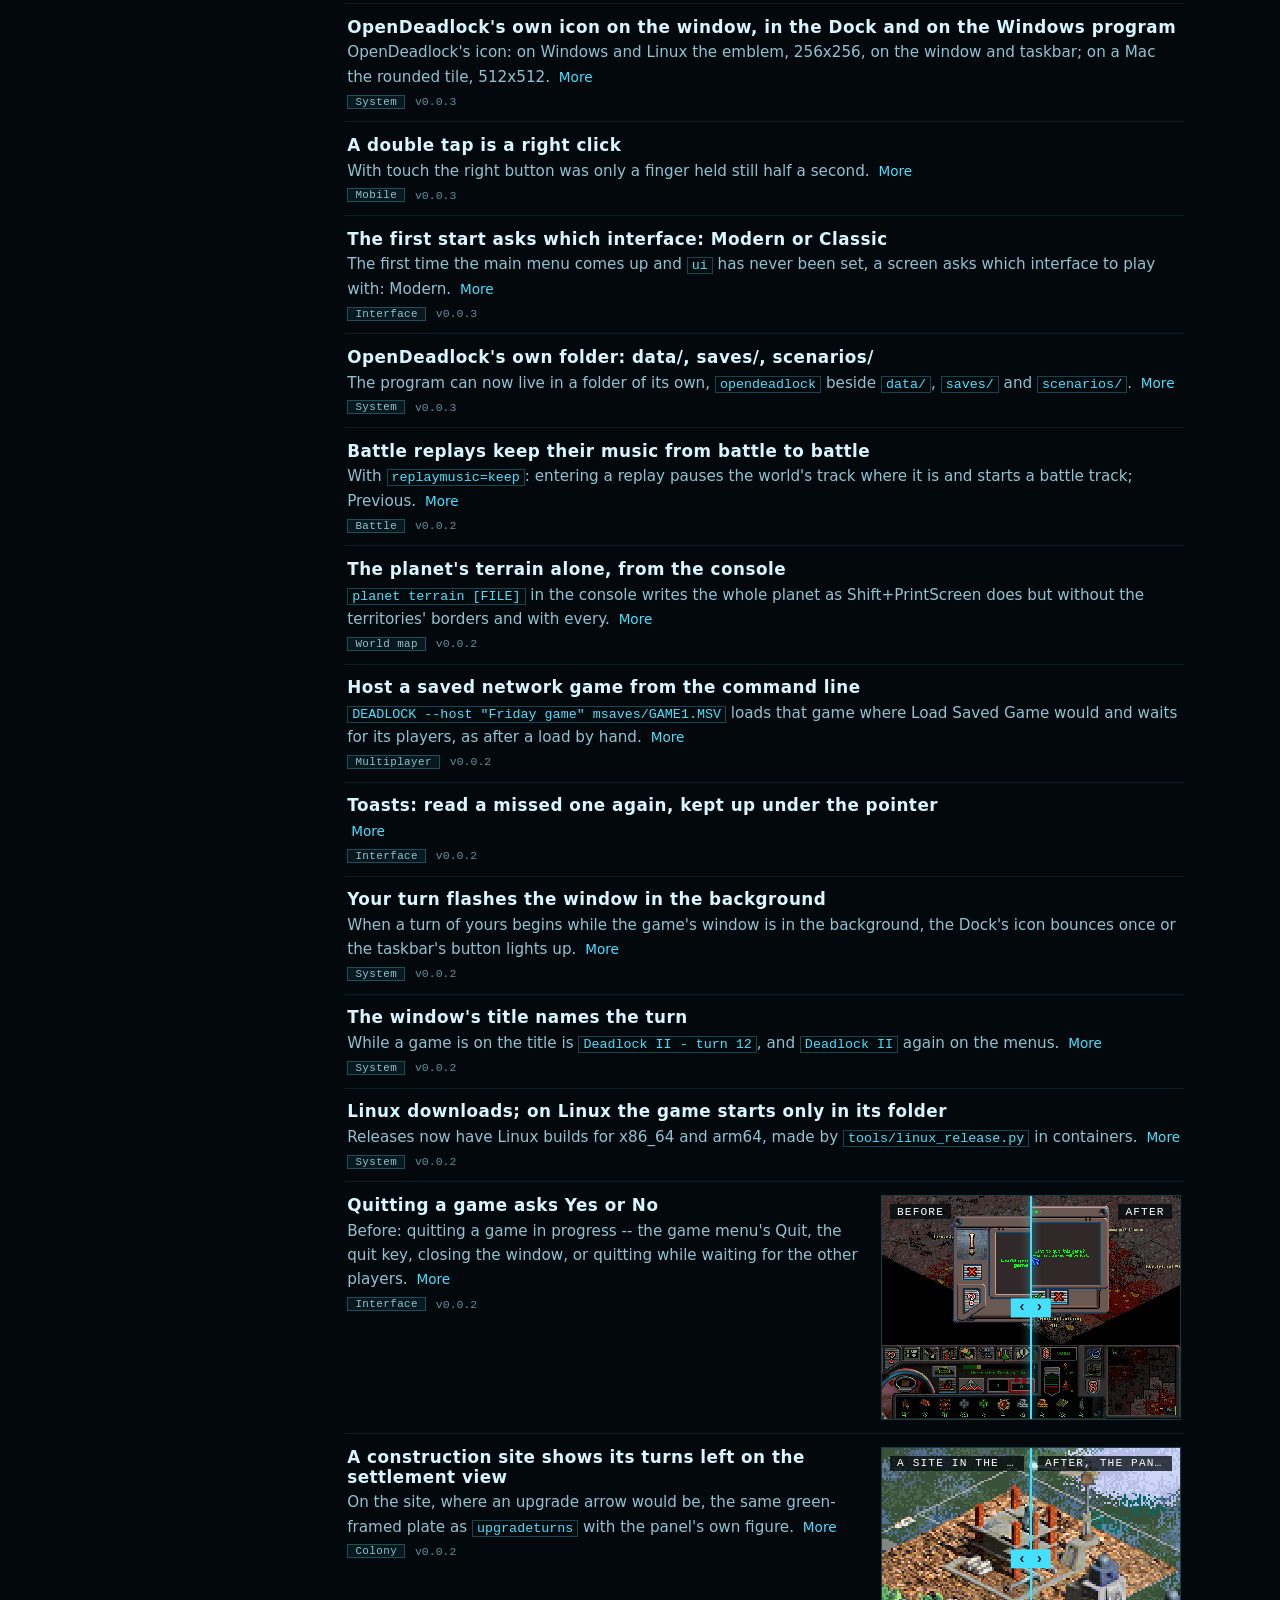
<file: whatsnew.html>
<!doctype html>
<html lang="en"><head><meta charset="utf-8">
<meta name="viewport" content="width=device-width, initial-scale=1">
<title>What&#x27;s new - OpenDeadlock</title>
<meta name="description" content="Every change a player notices in OpenDeadlock against the original Deadlock 2: bug fixes, new features and quality of life, with screenshots.">
<link rel="canonical" href="https://galius-iv.github.io/whatsnew.html">
<meta property="og:type" content="website">
<meta property="og:site_name" content="OpenDeadlock">
<meta property="og:title" content="What&#x27;s new - OpenDeadlock">
<meta property="og:description" content="Every change a player notices in OpenDeadlock against the original Deadlock 2: bug fixes, new features and quality of life, with screenshots.">
<meta property="og:url" content="https://galius-iv.github.io/whatsnew.html">
<meta property="og:image" content="https://galius-iv.github.io/img/og.jpg">
<meta property="og:image:width" content="1200">
<meta property="og:image:height" content="630">
<meta property="og:image:alt" content="OpenDeadlock: Deadlock 2's world map in the modern interface">
<meta name="twitter:card" content="summary_large_image">
<meta name="theme-color" content="#07090d">
<link rel="icon" href="img/opendeadlock.png">
<link rel="apple-touch-icon" href="img/opendeadlock.png">
<link rel="stylesheet" href="style.css">
<!-- Google Tag Manager: the {'gtm.start', event: 'gtm.js'} push is what fires the container's
     triggers (Initialization / Page View); loading gtm.js without it sends GA nothing -->
<script>(function(w,d,s,l,i){w[l]=w[l]||[];w[l].push({'gtm.start':
new Date().getTime(),event:'gtm.js'});var f=d.getElementsByTagName(s)[0],
j=d.createElement(s),dl=l!='dataLayer'?'&l='+l:'';j.async=true;j.src=
'https://www.googletagmanager.com/gtm.js?id='+i+dl;f.parentNode.insertBefore(j,f);
})(window,document,'script','dataLayer','GTM-NRDTCGKT');</script>
</head><body>
<noscript><iframe src="https://www.googletagmanager.com/ns.html?id=GTM-NRDTCGKT"
height="0" width="0" style="display:none;visibility:hidden"></iframe></noscript>
<header class="top"><div class="wrap">
  <a class="brand" href="index.html"><img src="img/opendeadlock.png" alt="">OpenDeadlock</a>
  <button class="menu" aria-label="Menu" aria-expanded="false" aria-controls="nav"><i></i><i></i><i></i></button>
  <nav id="nav"><a href="downloads.html">Downloads</a><a href="whatsnew.html" class="on">What's new</a><a href="changelog.html">Changelog</a><a href="games.html">Online [<b class="n" id="nav-online">&ndash;</b>]</a><a href="faq.html">FAQ</a><a class="ext" href="https://discord.gg/XdEABUBC6Z">Discord<svg viewBox="0 0 16 16" aria-hidden="true"><path d="M6 3H3v10h10v-3M9 2h5v5M14 2 7 9" fill="none" stroke="currentColor" stroke-width="1.6"/></svg></a><a class="ext" href="https://github.com/galius-iv/opendeadlock">GitHub<svg viewBox="0 0 16 16" aria-hidden="true"><path d="M6 3H3v10h10v-3M9 2h5v5M14 2 7 9" fill="none" stroke="currentColor" stroke-width="1.6"/></svg></a></nav>
</div></header>
<script>
// the phone's menu: the button opens the top bar's links below it; a link, Esc or a click
// outside closes them
(() => {
  const top = document.querySelector('.top'), btn = top.querySelector('.menu');
  const set = (open) => { top.classList.toggle('open', open); btn.setAttribute('aria-expanded', open); };
  btn.addEventListener('click', () => set(!top.classList.contains('open')));
  top.querySelectorAll('nav a').forEach((a) => a.addEventListener('click', () => set(false)));
  document.addEventListener('click', (e) => { if (!top.contains(e.target)) set(false); });
  document.addEventListener('keydown', (e) => { if (e.key === 'Escape') set(false); });
})();
// the top bar's Online count: the games on the public relay right now (waiting + under way),
// from its /games every 30 s; a dash when the relay is not reached
(() => {
  const n = document.getElementById('nav-online');
  const load = () => fetch("https://opendeadlock-relay.fly.dev/games", { cache: 'no-store' }).then(r => r.json()).then(g => {
    n.textContent = (g.now.lobbies ?? 0) + (g.now.playing ?? 0);
  }).catch(() => { n.textContent = '–'; });
  load();
  setInterval(() => { if (!document.hidden) load(); }, 30000);
})();
</script>
<main class="wrap doc with-toc">
<aside class="toc side"><a class="filt k-all on" href="#all" data-k="all">All<span>309</span></a><a class="filt" href="#battle" data-k="battle">Battle<span>24</span></a><a class="filt" href="#armies" data-k="armies">Armies<span>15</span></a><a class="filt" href="#ai" data-k="ai">AI<span>18</span></a><a class="filt" href="#colony" data-k="colony">Colony<span>37</span></a><a class="filt" href="#map" data-k="map">World map<span>20</span></a><a class="filt" href="#empire" data-k="empire">Empire<span>16</span></a><a class="filt" href="#scenarios" data-k="scenarios">Scenarios<span>14</span></a><a class="filt" href="#multiplayer" data-k="multiplayer">Multiplayer<span>43</span></a><a class="filt" href="#saves" data-k="saves">Saves<span>20</span></a><a class="filt" href="#interface" data-k="interface">Interface<span>54</span></a><a class="filt" href="#mobile" data-k="mobile">Mobile<span>6</span></a><a class="filt" href="#system" data-k="system">System<span>45</span></a></aside>
<div>
<h1>What's new</h1>
<p class="lead">What plays differently from the original Deadlock 2, by where in the game,
newest first. The <a href="changelog-details.html">full changelog</a> has the details, and the
port's own bugs fixed.</p>
<div class="items"><section class="group k-feature"><h2>Features</h2><article class="item" id="the-modern-ui-draws-the-toasts-and-the-shift-hint-itself" data-d="interface"><div class="item-text"><h3>The modern UI draws the toasts and the Shift hint itself</h3><p>The modern UI draws both at the window's size in its own type and theme. <a class="more" href="changelog-details.html#the-modern-ui-draws-the-toasts-and-the-shift-hint-itself">More</a></p><span class="meta"><span class="chip d-interface">Interface</span><span class="date">v0.3.1</span></span></div><div class="thumbs"><a href="img/moderntoast-before.png"><img src="img/moderntoast-before.png" alt="toast before" loading="lazy"></a><a href="img/moderntoast-after.png"><img src="img/moderntoast-after.png" alt="toast after" loading="lazy"></a></div></article>
<article class="item" id="no-hold-shift-tip-on-android" data-d="mobile"><div class="item-text"><h3>No "Hold [Shift]" tip on Android</h3><p>On Android that line is not shown; "Placing more: [Right-click] to stop" still is, once a building was placed with Shift. <a class="more" href="changelog-details.html#no-hold-shift-tip-on-android">More</a></p><span class="meta"><span class="chip d-mobile">Mobile</span><span class="date">v0.3.0</span></span></div></article>
<article class="item" id="campaign-missions-have-titles-missiontitles-modern-ui" data-d="scenarios"><div class="item-text"><h3>Campaign missions have titles</h3><p>With <code>missiontitles=1</code>: each mission has a title of the port's own, written after its briefing and in its race's voice. <a class="more" href="changelog-details.html#campaign-missions-have-titles-missiontitles-modern-ui">More</a></p><span class="meta"><span class="chip d-scenarios">Scenarios</span><span class="date">v0.3.0</span></span></div><div class="compare small" style="aspect-ratio:1600/900"><img src="img/missiontitles-campaign.png" alt="`missiontitles=1`: Campaign Selection" loading="lazy"><div class="cmp-before"><img src="img/missiontitles-before.png" alt="`missiontitles=0` (the original&#x27;s)" loading="lazy"></div><i class="cmp-handle"></i><span class="cmp-label l">`missiontitles=0` (the original&#x27;s)</span><span class="cmp-label r">`missiontitles=1`: Campaign Selection</span><input type="range" min="0" max="100" value="50" aria-label="Before and after"></div></article>
<article class="item" id="the-modern-ui-moves-controls-react-screens-fade-figures-coun" data-d="interface"><div class="item-text"><h3>The modern UI moves: controls react, screens fade, figures count</h3><p>With <code>uimotion=full</code>: every control glows in and out under the pointer, sinks while the button is held on it and flashes when it is let go. <a class="more" href="changelog-details.html#the-modern-ui-moves-controls-react-screens-fade-figures-coun">More</a></p><span class="meta"><span class="chip d-interface">Interface</span><span class="date">v0.3.0</span></span></div><div class="thumbs"><a href="img/uimotion-after.png"><img src="img/uimotion-after.png" alt="after: a unit chosen flashes, a row taken off the queue slides out, a new turn&#x27;s banner" loading="lazy"></a></div></article>
<article class="item" id="health-bars-in-each-side-s-colour-in-battle-replays-battlesi" data-d="battle"><div class="item-text"><h3>Health bars in each side's colour in battle replays</h3><p>With <code>battlebars</code>, each unit's bar is filled in its side's colour: blue the local player's units, cyan an ally's, orange-red an enemy's. <a class="more" href="changelog-details.html#health-bars-in-each-side-s-colour-in-battle-replays-battlesi">More</a></p><span class="meta"><span class="chip d-battle">Battle</span><span class="date">v0.3.0</span></span></div><div class="compare small" style="aspect-ratio:640/480"><img src="img/battlesides-after.png" alt="after" loading="lazy"><div class="cmp-before"><img src="img/battlesides-before.png" alt="before" loading="lazy"></div><i class="cmp-handle"></i><span class="cmp-label l">before</span><span class="cmp-label r">after</span><input type="range" min="0" max="100" value="50" aria-label="Before and after"></div></article>
<article class="item" id="android-the-first-start-asks-for-deadlock-2-in-the-system-s-" data-d="mobile"><div class="item-text"><h3>Android: the first start asks for Deadlock 2 in the system's pickers</h3><p>The desktop's first-start window, drawn at the screen's density: <strong>Choose folder...</strong> opens the system's folder picker. <a class="more" href="changelog-details.html#android-the-first-start-asks-for-deadlock-2-in-the-system-s-">More</a></p><span class="meta"><span class="chip d-mobile">Mobile</span><span class="date">v0.2.2</span></span></div></article>
<article class="item" id="the-modern-ui-shows-costs-with-the-resources-pictures" data-d="interface"><div class="item-text"><h3>The modern UI shows costs with the resources' pictures</h3><p> <a class="more" href="changelog-details.html#the-modern-ui-shows-costs-with-the-resources-pictures">More</a></p><span class="meta"><span class="chip d-interface">Interface</span><span class="date">v0.2.0</span></span></div><div class="compare small" style="aspect-ratio:362/320"><img src="img/costicons-build-after.png" alt="after" loading="lazy"><div class="cmp-before"><img src="img/costicons-build-before.png" alt="before" loading="lazy"></div><i class="cmp-handle"></i><span class="cmp-label l">before</span><span class="cmp-label r">after</span><input type="range" min="0" max="100" value="50" aria-label="Before and after"></div></article>
<article class="item" id="a-building-in-hand-on-the-zoomed-settlement-view-its-size-th" data-d="colony"><div class="item-text"><h3>A building in hand on the zoomed settlement view: its size there, and the colony goes on</h3><p>The picture is drawn by the platform over the view at the camera's zoom, hung from the pointer as the original hangs it. <a class="more" href="changelog-details.html#a-building-in-hand-on-the-zoomed-settlement-view-its-size-th">More</a></p><span class="meta"><span class="chip d-colony">Colony</span><span class="date">v0.1.2</span></span></div><div class="thumbs"><a href="img/heldzoom-after.png"><img src="img/heldzoom-after.png" alt="2.5x, a Farm in hand" loading="lazy"></a></div></article>
<article class="item" id="the-world-map-and-the-settlement-view-open-zoomed-out-a-step" data-d="map colony"><div class="item-text"><h3>The world map and the settlement view open zoomed out a step</h3><p>Both open a + out from it, on the same centre; the wheel, a pinch and + and - zoom from there as before. <a class="more" href="changelog-details.html#the-world-map-and-the-settlement-view-open-zoomed-out-a-step">More</a></p><span class="meta"><span class="chip d-map">World map</span><span class="chip d-colony">Colony</span><span class="date">v0.1.2</span></span></div></article>
<article class="item" id="out-of-a-colony-by-zooming-the-world-map-stays-zoomed-in" data-d="map"><div class="item-text"><h3>Out of a colony by zooming, the world map stays zoomed in</h3><p>Before: zooming out of a colony past its whole picture arrived at the world map at 3x and eased out to 1x, the original's view. <a class="more" href="changelog-details.html#out-of-a-colony-by-zooming-the-world-map-stays-zoomed-in">More</a></p><span class="meta"><span class="chip d-map">World map</span><span class="date">v0.1.2</span></span></div></article>
<article class="item" id="two-fingers-on-the-zoomed-map-scroll-or-pinch-not-both" data-d="mobile"><div class="item-text"><h3>Two fingers on the zoomed map scroll or pinch, not both</h3><p>The gesture is first a scroll or a pinch, by what the fingers do first; a scroll zooms only if the spread then changes by 35%. <a class="more" href="changelog-details.html#two-fingers-on-the-zoomed-map-scroll-or-pinch-not-both">More</a></p><span class="meta"><span class="chip d-mobile">Mobile</span><span class="date">v0.1.2</span></span></div></article>
<article class="item" id="the-relay-s-public-games-name-each-game-s-release" data-d="multiplayer"><div class="item-text"><h3>The relay's public games name each game's release</h3><p>A host sends the relay its release too, <code>git describe</code>, after the name in its HOST frame; the page names it for both. <a class="more" href="changelog-details.html#the-relay-s-public-games-name-each-game-s-release">More</a></p><span class="meta"><span class="chip d-multiplayer">Multiplayer</span><span class="date">v0.1.1</span></span></div></article>
<article class="item" id="floods-on-the-3d-world-map" data-d="map"><div class="item-text"><h3>Floods on the 3D world map</h3><p>With the HD terrain, the flooded territory's low land near the sea lies under muddy water for the turn the event log tells of it. <a class="more" href="changelog-details.html#floods-on-the-3d-world-map">More</a></p><span class="meta"><span class="chip d-map">World map</span><span class="date">v0.1.1</span></span></div><div class="compare small" style="aspect-ratio:780/480"><img src="img/floods-after.png" alt="Fisk Plains and ChCh&#x27;t Landing flooded (`flood`)" loading="lazy"><div class="cmp-before"><img src="img/floods-before.png" alt="turn 39 (`tests/saves/Human039.SAV`): before" loading="lazy"></div><i class="cmp-handle"></i><span class="cmp-label l">Before</span><span class="cmp-label r">After</span><input type="range" min="0" max="100" value="50" aria-label="Before and after"></div></article>
<article class="item" id="moving-water-on-the-3d-world-map-waves" data-d="map"><div class="item-text"><h3>Moving water on the 3D world map</h3><p>Waves come in to the shores of the seas and lakes, from about half a territory out, and wash up on the beach; the rivers' ripples run downstream. <a class="more" href="changelog-details.html#moving-water-on-the-3d-world-map-waves">More</a></p><span class="meta"><span class="chip d-map">World map</span><span class="date">v0.1.1</span></span></div><div class="compare small" style="aspect-ratio:1280/960"><img src="img/waves-after.png" alt="`waves` on (the default), one frame" loading="lazy"><div class="cmp-before"><img src="img/waves-before.png" alt="turn 39 (`tests/saves/Human039.SAV`), zoomed 2.5x: before, `waves=0`" loading="lazy"></div><i class="cmp-handle"></i><span class="cmp-label l">Before</span><span class="cmp-label r">`waves` on (the default), one frame</span><input type="range" min="0" max="100" value="50" aria-label="Before and after"></div></article>
<article class="item" id="the-modern-ui-s-look-is-tactical-by-default" data-d="interface"><div class="item-text"><h3>The modern UI's look is tactical by default</h3><p>Unset, it is tactical, their draft B; <code>uitheme=steel</code> gives the steel look again. <a class="more" href="changelog-details.html#the-modern-ui-s-look-is-tactical-by-default">More</a></p><span class="meta"><span class="chip d-interface">Interface</span><span class="date">v0.1.1</span></span></div></article>
<article class="item" id="the-modern-ui-s-advisor-video-in-a-smaller-card" data-d="interface"><div class="item-text"><h3>The modern UI's advisor video in a smaller card</h3><p>The film is 300 points square at the interface's scale, at the top right under the resource bar, the satellite view and End turn free beside it. <a class="more" href="changelog-details.html#the-modern-ui-s-advisor-video-in-a-smaller-card">More</a></p><span class="meta"><span class="chip d-interface">Interface</span><span class="date">v0.1.0</span></span></div></article>
<article class="item" id="the-modern-ui-shows-a-click-s-work-under-way" data-d="interface"><div class="item-text"><h3>The modern UI shows a click's work under way</h3><p>The control clicked stays held down with a bar running along it while its steps go on. <a class="more" href="changelog-details.html#the-modern-ui-shows-a-click-s-work-under-way">More</a></p><span class="meta"><span class="chip d-interface">Interface</span><span class="date">v0.1.0</span></span></div></article>
<article class="item" id="android-the-on-screen-keyboard-comes-up-by-itself-in-a-text-" data-d="mobile"><div class="item-text"><h3>Android: the on-screen keyboard comes up by itself in a text box</h3><p>The system's keyboard comes up when a text box takes the keys and goes when none does; Back hides it until the focus moves on. <a class="more" href="changelog-details.html#android-the-on-screen-keyboard-comes-up-by-itself-in-a-text-">More</a></p><span class="meta"><span class="chip d-mobile">Mobile</span><span class="date">v0.1.0</span></span></div></article>
<article class="item" id="into-a-colony-and-out-again-by-zooming-zoomswitch" data-d="map colony"><div class="item-text"><h3>Into a colony and out again by zooming</h3><p>The two are one zoom. <a class="more" href="changelog-details.html#into-a-colony-and-out-again-by-zooming-zoomswitch">More</a></p><span class="meta"><span class="chip d-map">World map</span><span class="chip d-colony">Colony</span><span class="date">v0.1.0</span></span></div></article>
<article class="item" id="host-a-game-in-the-modern-ui-s-multiplayer-opens-the-game-at" data-d="multiplayer"><div class="item-text"><h3>Host a game in the modern UI's Multiplayer opens the game at once</h3><p>The lobby opens the game on the network as it comes, with the rules at the game options' defaults and Random Events on. <a class="more" href="changelog-details.html#host-a-game-in-the-modern-ui-s-multiplayer-opens-the-game-at">More</a></p><span class="meta"><span class="chip d-multiplayer">Multiplayer</span><span class="date">v0.1.0</span></span></div></article>
<article class="item" id="online-a-connection-of-its-own-in-the-modern-ui-s-multiplaye" data-d="multiplayer"><div class="item-text"><h3>Online, a connection of its own in the modern UI's Multiplayer</h3><p>Online is the first connection, beside TCP/IP, IPX, Hotseat and Serial: the relay's public games only, each with its Join. <a class="more" href="changelog-details.html#online-a-connection-of-its-own-in-the-modern-ui-s-multiplaye">More</a></p><span class="meta"><span class="chip d-multiplayer">Multiplayer</span><span class="date">v0.1.0</span></span></div></article>
<article class="item" id="the-public-relay-by-default-and-its-public-games-in-join-a-g" data-d="multiplayer"><div class="item-text"><h3>The public relay by default, and its public games in Join a Game</h3><p><code>net_relay</code> is the public relay, <code>opendeadlock-relay.fly.dev</code>, unless set otherwise, so hosting gives a code and F2 takes one with no setup. <a class="more" href="changelog-details.html#the-public-relay-by-default-and-its-public-games-in-join-a-g">More</a></p><span class="meta"><span class="chip d-multiplayer">Multiplayer</span><span class="date">v0.1.0</span></span></div></article>
<article class="item" id="a-network-game-listed-publicly-through-the-relay-net-public" data-d="multiplayer"><div class="item-text"><h3>A network game listed publicly through the relay</h3><p>With <code>net_public=1</code> too: the game is listed at the relay, whose page names it with its code while it waits for players. <a class="more" href="changelog-details.html#a-network-game-listed-publicly-through-the-relay-net-public">More</a></p><span class="meta"><span class="chip d-multiplayer">Multiplayer</span><span class="date">v0.1.0</span></span></div></article>
<article class="item" id="health-bars-in-battle-replays-battlebars" data-d="battle"><div class="item-text"><h3>Health bars in battle replays</h3><p>Every unit but mines and missiles carries a small bar over its sprite, its strength left: green above half, yellow above a quarter, red below. <a class="more" href="changelog-details.html#health-bars-in-battle-replays-battlebars">More</a></p><span class="meta"><span class="chip d-battle">Battle</span><span class="date">v0.0.3</span></span></div><div class="compare small" style="aspect-ratio:640/480"><img src="img/battlebars-after.png" alt="after" loading="lazy"><div class="cmp-before"><img src="img/battlebars-before.png" alt="before" loading="lazy"></div><i class="cmp-handle"></i><span class="cmp-label l">before</span><span class="cmp-label r">after</span><input type="range" min="0" max="100" value="50" aria-label="Before and after"></div></article>
<article class="item" id="the-settlement-view-zoomed-with-the-land-around-the-colony-c" data-d="colony"><div class="item-text"><h3>The settlement view zoomed, with the land around the colony</h3><p>The settlement is drawn as a picture twice the view's width and three times its height -- more of the land around the territory. <a class="more" href="changelog-details.html#the-settlement-view-zoomed-with-the-land-around-the-colony-c">More</a></p><span class="meta"><span class="chip d-colony">Colony</span><span class="date">v0.0.3</span></span></div><div class="compare small" style="aspect-ratio:640/480"><img src="img/colonyzoom-out.png" alt="out" loading="lazy"><div class="cmp-before"><img src="img/colonyzoom-before.png" alt="1x" loading="lazy"></div><i class="cmp-handle"></i><span class="cmp-label l">1x</span><span class="cmp-label r">out</span><input type="range" min="0" max="100" value="50" aria-label="Before and after"></div></article>
<article class="item" id="the-modern-ui-s-scenario-editor" data-d="scenarios"><div class="item-text"><h3>The modern UI's scenario editor</h3><p>With <code>ui=modern</code>, the scenario editor is drawn by the modern UI too; it was the original's 640x480 picture before. <a class="more" href="changelog-details.html#the-modern-ui-s-scenario-editor">More</a></p><span class="meta"><span class="chip d-scenarios">Scenarios</span><span class="date">v0.0.3</span></span></div></article>
<article class="item" id="the-port-s-own-text-in-another-language-lang" data-d="interface"><div class="item-text"><h3>The port's own text in another language</h3><p>Each string is under a key in <code>lang/opendeadlock.pot</code>, and <code>lang=LANG</code> in <code>opendeadlock.ini</code> shows <code>lang/LANG.po</code>'s translation. <a class="more" href="changelog-details.html#the-port-s-own-text-in-another-language-lang">More</a></p><span class="meta"><span class="chip d-interface">Interface</span><span class="date">v0.0.3</span></span></div></article>
<article class="item" id="the-modern-ui-s-single-player-is-a-page-of-three-cards-the-e" data-d="interface"><div class="item-text"><h3>The modern UI's Single Player is a page of three cards; the Editor's page no longer moves the menu</h3><p>With <code>ui=modern</code>, Single Player opened its three choices in place under the item. <a class="more" href="changelog-details.html#the-modern-ui-s-single-player-is-a-page-of-three-cards-the-e">More</a></p><span class="meta"><span class="chip d-interface">Interface</span><span class="date">v0.0.3</span></span></div></article>
<article class="item" id="realm-borders-in-the-race-s-colour-on-the-3d-world-map-realm" data-d="map"><div class="item-text"><h3>Realm borders in the race's colour on the 3D world map</h3><p>With the HD terrain: wherever an owned territory meets land that is not its owner's, a line in the colour of the owner's race runs inside the realm. <a class="more" href="changelog-details.html#realm-borders-in-the-race-s-colour-on-the-3d-world-map-realm">More</a></p><span class="meta"><span class="chip d-map">World map</span><span class="date">v0.0.3</span></span></div><div class="compare small" style="aspect-ratio:1280/640"><img src="img/realm-glow.png" alt="`realm=glow` (the default)" loading="lazy"><div class="cmp-before"><img src="img/realm-before.png" alt="turn 39 (`tests/saves/Human039.SAV`): before, `realm=classic`" loading="lazy"></div><i class="cmp-handle"></i><span class="cmp-label l">Before</span><span class="cmp-label r">`realm=glow` (the default)</span><input type="range" min="0" max="100" value="50" aria-label="Before and after"></div></article>
<article class="item" id="the-3d-world-map-zooms-in-and-out-smoothly-mapzoom" data-d="map"><div class="item-text"><h3>The 3D world map zooms in and out, smoothly</h3><p>It zooms from the whole world to 3x. <a class="more" href="changelog-details.html#the-3d-world-map-zooms-in-and-out-smoothly-mapzoom">More</a></p><span class="meta"><span class="chip d-map">World map</span><span class="date">v0.0.3</span></span></div><div class="compare small" style="aspect-ratio:640/480"><img src="img/mapzoom-out.png" alt="out" loading="lazy"><div class="cmp-before"><img src="img/mapzoom-before.png" alt="1x" loading="lazy"></div><i class="cmp-handle"></i><span class="cmp-label l">1x</span><span class="cmp-label r">out</span><input type="range" min="0" max="100" value="50" aria-label="Before and after"></div></article>
<article class="item" id="the-modern-ui-an-advisor-s-message-hotseat-s-handover-the-tu" data-d="interface"><div class="item-text"><h3>The modern UI: an advisor's message, hotseat's handover, the Tutorial's card, the keys</h3><p>With <code>ui=modern</code>:. <a class="more" href="changelog-details.html#the-modern-ui-an-advisor-s-message-hotseat-s-handover-the-tu">More</a></p><span class="meta"><span class="chip d-interface">Interface</span><span class="date">v0.0.3</span></span></div></article>
<article class="item" id="the-modern-ui-s-battle-replay" data-d="interface"><div class="item-text"><h3>The modern UI's battle replay</h3><p>With <code>ui=modern</code>, a battle's replay is the modern UI's window: the battle as large as fits, which battle of how many and who fights over it. <a class="more" href="changelog-details.html#the-modern-ui-s-battle-replay">More</a></p><span class="meta"><span class="chip d-interface">Interface</span><span class="date">v0.0.3</span></span></div></article>
<article class="item" id="the-modern-ui-s-black-market-information-technologies-and-un" data-d="interface"><div class="item-text"><h3>The modern UI's Black Market: Information, Technologies and Units</h3><p>With <code>ui=modern</code>, the Black Market's other three pages are the modern UI's too, in the window of its Resources page: Information. <a class="more" href="changelog-details.html#the-modern-ui-s-black-market-information-technologies-and-un">More</a></p><span class="meta"><span class="chip d-interface">Interface</span><span class="date">v0.0.3</span></span></div></article>
<article class="item" id="the-modern-ui-s-move-settlers-and-trade" data-d="interface"><div class="item-text"><h3>The modern UI's Move Settlers and Trade</h3><p>With <code>ui=modern</code>, the two questions a drag on the map asks are sheets: Move Settlers and Trade. <a class="more" href="changelog-details.html#the-modern-ui-s-move-settlers-and-trade">More</a></p><span class="meta"><span class="chip d-interface">Interface</span><span class="date">v0.0.3</span></span></div></article>
<article class="item" id="the-modern-ui-s-scenario-status-and-chat-drawers-mineral-sur" data-d="interface"><div class="item-text"><h3>The modern UI's Scenario Status and Chat drawers, mineral survey and Select Port</h3><p>With <code>ui=modern</code>, Scenario Status is a drawer and so is Chat; a tile's mineral survey is a sheet with its resources as bars. <a class="more" href="changelog-details.html#the-modern-ui-s-scenario-status-and-chat-drawers-mineral-sur">More</a></p><span class="meta"><span class="chip d-interface">Interface</span><span class="date">v0.0.3</span></span></div></article>
<article class="item" id="the-modern-ui-s-research-alliances-colony-assistant-and-blac" data-d="interface"><div class="item-text"><h3>The modern UI's Research, Alliances, Colony Assistant and Black Market</h3><p>With <code>ui=modern</code>, Research is the modern UI's own screen: the whole technology tree at once, each technology a card with its picture, name and state. <a class="more" href="changelog-details.html#the-modern-ui-s-research-alliances-colony-assistant-and-blac">More</a></p><span class="meta"><span class="chip d-interface">Interface</span><span class="date">v0.0.3</span></span></div></article>
<article class="item" id="the-modern-ui-frames-the-black-market-s-other-pages-and-comb" data-d="interface"><div class="item-text"><h3>The modern UI frames the Black Market's other pages and combat's replay</h3><p>With <code>ui=modern</code>, the game's whole-screen screens are no longer the bare classic picture: each is in a modern window over the whole output. <a class="more" href="changelog-details.html#the-modern-ui-frames-the-black-market-s-other-pages-and-comb">More</a></p><span class="meta"><span class="chip d-interface">Interface</span><span class="date">v0.0.3</span></span></div></article>
<article class="item" id="the-modern-ui-s-taxes-new-construction-building-panel-and-ev" data-d="interface"><div class="item-text"><h3>The modern UI's Taxes, New Construction, building panel and event log drawers, Morale sheet</h3><p>With <code>ui=modern</code>, Taxes opens as a drawer at the right over the map: the credits a turn the colony makes and the treasury first. <a class="more" href="changelog-details.html#the-modern-ui-s-taxes-new-construction-building-panel-and-ev">More</a></p><span class="meta"><span class="chip d-interface">Interface</span><span class="date">v0.0.3</span></span></div></article>
<article class="item" id="the-modern-ui-over-the-game-esc-s-game-menu-as-a-list-sheets" data-d="interface"><div class="item-text"><h3>The modern UI over the game: Esc's game menu as a list, sheets over a clean map, double-clicks</h3><p>With <code>ui=modern</code>: Esc on the map opens the game menu, now one list with their keys. <a class="more" href="changelog-details.html#the-modern-ui-over-the-game-esc-s-game-menu-as-a-list-sheets">More</a></p><span class="meta"><span class="chip d-interface">Interface</span><span class="date">v0.0.3</span></span></div></article>
<article class="item" id="the-modern-ui-s-main-view-the-map-with-a-resource-bar-a-rail" data-d="interface"><div class="item-text"><h3>The modern UI's main view: the map with a resource bar, a rail and the satellite view</h3><p>With <code>ui=modern</code>, the world map and the settlement are no longer the classic 640x480 picture: the map fills the window's width. <a class="more" href="changelog-details.html#the-modern-ui-s-main-view-the-map-with-a-resource-bar-a-rail">More</a></p><span class="meta"><span class="chip d-interface">Interface</span><span class="date">v0.0.3</span></span></div></article>
<article class="item" id="the-modern-ui-s-multiplayer-host-a-game-goes-straight-to-the" data-d="multiplayer"><div class="item-text"><h3>The modern UI's Multiplayer: Host a game goes straight to the lobby</h3><p>With <code>ui=modern</code>, Host a game goes from Multiplayer straight to the lobby; before. <a class="more" href="changelog-details.html#the-modern-ui-s-multiplayer-host-a-game-goes-straight-to-the">More</a></p><span class="meta"><span class="chip d-multiplayer">Multiplayer</span><span class="date">v0.0.3</span></span></div></article>
<article class="item" id="the-modern-ui-over-the-game-the-game-menu-save-play-settings" data-d="interface"><div class="item-text"><h3>The modern UI over the game: the game menu, Save, Play Settings</h3><p>With <code>ui=modern</code>, the first screens over the game itself are the modern UI's, drawn over the game's own picture: the game menu. <a class="more" href="changelog-details.html#the-modern-ui-over-the-game-the-game-menu-save-play-settings">More</a></p><span class="meta"><span class="chip d-interface">Interface</span><span class="date">v0.0.3</span></span></div></article>
<article class="item" id="the-modern-ui-s-network-lobby" data-d="multiplayer"><div class="item-text"><h3>The modern UI's network lobby</h3><p>With <code>ui=modern</code>, a network game is set up in the lobby too. <a class="more" href="changelog-details.html#the-modern-ui-s-network-lobby">More</a></p><span class="meta"><span class="chip d-multiplayer">Multiplayer</span><span class="date">v0.0.3</span></span></div></article>
<article class="item" id="the-modern-ui-s-lobby" data-d="multiplayer"><div class="item-text"><h3>The modern UI's lobby</h3><p>With <code>ui=modern</code>: a new random scenario is set up on one screen, the lobby, in place of the game options' page, hotseat's "how many". <a class="more" href="changelog-details.html#the-modern-ui-s-lobby">More</a></p><span class="meta"><span class="chip d-multiplayer">Multiplayer</span><span class="date">v0.0.3</span></span></div></article>
<article class="item" id="the-modern-ui-s-boxes-help-hotseat-a-scenario-s-end-the-edit" data-d="interface"><div class="item-text"><h3>The modern UI's boxes, Help, Hotseat, a scenario's end, the Editor, the quit question</h3><p>With <code>ui=modern</code>: the game's message boxes over the modern screens are the modern UI's, with the box's own picture; Help is a sheet with its topics. <a class="more" href="changelog-details.html#the-modern-ui-s-boxes-help-hotseat-a-scenario-s-end-the-edit">More</a></p><span class="meta"><span class="chip d-interface">Interface</span><span class="date">v0.0.3</span></span></div></article>
<article class="item" id="the-modern-ui-shows-the-game-s-own-pictures" data-d="interface"><div class="item-text"><h3>The modern UI shows the game's own pictures</h3><p>The modern screens now carry the pictures the mockups have, read from the game's own archives: the intro's art as each screen's backdrop. <a class="more" href="changelog-details.html#the-modern-ui-shows-the-game-s-own-pictures">More</a></p><span class="meta"><span class="chip d-interface">Interface</span><span class="date">v0.0.3</span></span></div></article>
<article class="item" id="the-modern-ui-the-front-end-ui-modern" data-d="interface"><div class="item-text"><h3>The modern UI: the front end</h3><p>With <code>ui=modern</code> the front end is drawn again at the window's own size, after the modern-ui mockups: real type. <a class="more" href="changelog-details.html#the-modern-ui-the-front-end-ui-modern">More</a></p><span class="meta"><span class="chip d-interface">Interface</span><span class="date">v0.0.3</span></span></div><div class="thumbs"><a href="img/modern-ui-before.png"><img src="img/modern-ui-before.png" alt="before" loading="lazy"></a><a href="img/modern-ui-after.png"><img src="img/modern-ui-after.png" alt="after" loading="lazy"></a></div></article>
<article class="item" id="android-build" data-d="mobile"><div class="item-text"><h3>Android build</h3><p>The port builds for Android as an APK: <code>python3 tools/apk.py --install --push-game /path/to/the/game</code> builds it. <a class="more" href="changelog-details.html#android-build">More</a></p><span class="meta"><span class="chip d-mobile">Mobile</span><span class="date">v0.0.3</span></span></div><div class="thumbs"><a href="img/android-worldmap.png"><img src="img/android-worldmap.png" alt="OpenDeadlock on the Android emulator, a Pixel Tablet: the world map at turn 1" loading="lazy"></a></div></article>
<article class="item" id="network-games-through-a-relay-joined-by-a-code-net-relay" data-d="multiplayer"><div class="item-text"><h3>Network games through a relay, joined by a code</h3><p>With <code>net_relay=host: port</code> set by every player: hosting also registers the game at a relay and gets a code of six characters. <a class="more" href="changelog-details.html#network-games-through-a-relay-joined-by-a-code-net-relay">More</a></p><span class="meta"><span class="chip d-multiplayer">Multiplayer</span><span class="date">v0.0.2</span></span></div></article>
<article class="item" id="the-fog-over-unseen-territories-is-on-by-default-fog" data-d="map"><div class="item-text"><h3>The fog over unseen territories is on by default</h3><p>The fog below now shows without a setting: the user's decision. <a class="more" href="changelog-details.html#the-fog-over-unseen-territories-is-on-by-default-fog">More</a></p><span class="meta"><span class="chip d-map">World map</span><span class="date">v0.0.2</span></span></div></article>
<article class="item" id="native-linux-build" data-d="system"><div class="item-text"><h3>Native Linux build</h3><p>The port builds and runs natively on Linux: <code>python3 tools/build.py --platform sdl --arch linux</code> on Linux, with the system's GCC and SDL3. <a class="more" href="changelog-details.html#native-linux-build">More</a></p><span class="meta"><span class="chip d-system">System</span><span class="date">v0.0.2</span></span></div></article>
<article class="item" id="fog-the-world-map-dims-the-territories-you-cannot-see-into" data-d="map"><div class="item-text"><h3>fog: the world map dims the territories you cannot see into</h3><p>The far territories dense, the player's own and their neighbours clear. <a class="more" href="changelog-details.html#fog-the-world-map-dims-the-territories-you-cannot-see-into">More</a></p><span class="meta"><span class="chip d-map">World map</span><span class="date">v0.0.2</span></span></div><div class="compare small" style="aspect-ratio:640/480"><img src="img/fog-after.png" alt="after, `fog=1`" loading="lazy"><div class="cmp-before"><img src="img/fog-before.png" alt="the Demo-sp save, 3D: before" loading="lazy"></div><i class="cmp-handle"></i><span class="cmp-label l">the Demo-sp save, 3D: before</span><span class="cmp-label r">after, `fog=1`</span><input type="range" min="0" max="100" value="50" aria-label="Before and after"></div></article>
<article class="item" id="a-console-as-quake-s" data-d="interface"><div class="item-text"><h3>A console, as Quake's</h3><p>The key under Esc drops a console down over the top half of the window: the lines of game.log, error.log and platform.log as they are written. <a class="more" href="changelog-details.html#a-console-as-quake-s">More</a></p><span class="meta"><span class="chip d-interface">Interface</span><span class="date">v0.0.2</span></span></div></article>
<article class="item" id="the-hd-terrain-s-valleys-darker-its-shallows-turquoise" data-d="map"><div class="item-text"><h3>The HD terrain's valleys darker, its shallows turquoise</h3><p>With <code>terrain=hd</code> only: a point below the land around it is darker by how far below it lies, at most three shades. <a class="more" href="changelog-details.html#the-hd-terrain-s-valleys-darker-its-shallows-turquoise">More</a></p><span class="meta"><span class="chip d-map">World map</span><span class="date">v0.0.2</span></span></div><div class="compare small" style="aspect-ratio:640/320"><img src="img/terrain-valleys-after.png" alt="after" loading="lazy"><div class="cmp-before"><img src="img/terrain-valleys-before.png" alt="before" loading="lazy"></div><i class="cmp-handle"></i><span class="cmp-label l">before</span><span class="cmp-label r">after</span><input type="range" min="0" max="100" value="50" aria-label="Before and after"></div></article>
<article class="item" id="the-hd-terrain-lit-as-a-landscape-shadows-banks-shores" data-d="map"><div class="item-text"><h3>The HD terrain lit as a landscape: shadows, banks, shores</h3><p>With <code>terrain=hd</code> only: the land casts shadows away from the sun; each land terrain's mean shade is the original's, which brings back the snow. <a class="more" href="changelog-details.html#the-hd-terrain-lit-as-a-landscape-shadows-banks-shores">More</a></p><span class="meta"><span class="chip d-map">World map</span><span class="date">v0.0.2</span></span></div><div class="compare small" style="aspect-ratio:640/320"><img src="img/terrain-light-after.png" alt="after" loading="lazy"><div class="cmp-before"><img src="img/terrain-light-before.png" alt="before" loading="lazy"></div><i class="cmp-handle"></i><span class="cmp-label l">before</span><span class="cmp-label r">after</span><input type="range" min="0" max="100" value="50" aria-label="Before and after"></div></article>
<article class="item" id="the-3d-world-map-s-terrain-at-twice-the-resolution" data-d="map"><div class="item-text"><h3>The 3D world map's terrain at twice the resolution</h3><p>Before: the 3D world map draws each height point as one vertical span of one colour, at 640x480: mountains are stretched pixels, steep slopes streaks. <a class="more" href="changelog-details.html#the-3d-world-map-s-terrain-at-twice-the-resolution">More</a></p><span class="meta"><span class="chip d-map">World map</span><span class="date">v0.0.2</span></span></div><div class="thumbs"><a href="img/terrain-before.png"><img src="img/terrain-before.png" alt="before" loading="lazy"></a><a href="img/terrain-after.png"><img src="img/terrain-after.png" alt="after" loading="lazy"></a></div></article>
<article class="item" id="hotseat-several-players-at-one-computer-taking-turns" data-d="multiplayer"><div class="item-text"><h3>Hotseat: several players at one computer, taking turns</h3><p>The network screen's Modem service, which the port never had, is <strong>Hotseat</strong>. <a class="more" href="changelog-details.html#hotseat-several-players-at-one-computer-taking-turns">More</a></p><span class="meta"><span class="chip d-multiplayer">Multiplayer</span><span class="date">v0.0.2</span></span></div><div class="compare small" style="aspect-ratio:640/480"><img src="img/hotseat-after.png" alt="after, Hotseat" loading="lazy"><div class="cmp-before"><img src="img/hotseat-before.png" alt="The network screen: before, Modem" loading="lazy"></div><i class="cmp-handle"></i><span class="cmp-label l">The network screen: before, Modem</span><span class="cmp-label r">after, Hotseat</span><input type="range" min="0" max="100" value="50" aria-label="Before and after"></div></article>
<article class="item" id="keys-can-be-remapped-key-f6-e" data-d="system"><div class="item-text"><h3>Keys can be remapped</h3><p>A line <code>key.&lt;from&gt;=&lt;to&gt;</code> in <code>opendeadlock.ini</code> makes the key <code>&lt;from&gt;</code> reach the game as <code>&lt;to&gt;</code>, down and up. <a class="more" href="changelog-details.html#keys-can-be-remapped-key-f6-e">More</a></p><span class="meta"><span class="chip d-system">System</span><span class="date">v0.0.2</span></span></div></article>
<article class="item" id="network-games-over-ipv6-too" data-d="multiplayer"><div class="item-text"><h3>Network games over IPv6 too</h3><p>Network play was IPv4 only: addresses were 32-bit numbers from the socket layer to the session list. <a class="more" href="changelog-details.html#network-games-over-ipv6-too">More</a></p><span class="meta"><span class="chip d-multiplayer">Multiplayer</span><span class="date">v0.0.1</span></span></div></article>
<article class="item" id="alt-enter-cmd-f-full-screen" data-d="system"><div class="item-text"><h3>Alt+Enter / Cmd+F: full screen</h3><p>Alt+Enter, or Cmd+F on macOS, switches between the window and the whole display while playing. <a class="more" href="changelog-details.html#alt-enter-cmd-f-full-screen">More</a></p><span class="meta"><span class="chip d-system">System</span><span class="date">v0.0.1</span></span></div></article>
<article class="item" id="sharp-on-retina-displays" data-d="system"><div class="item-text"><h3>Sharp on Retina displays</h3><p>The window asks for the display's full pixel density. <a class="more" href="changelog-details.html#sharp-on-retina-displays">More</a></p><span class="meta"><span class="chip d-system">System</span><span class="date">v0.0.1</span></span></div></article></section>
<section class="group k-qol"><h2>QoL</h2><article class="item" id="battle-replays-the-battle-log-names-what-destroyed-each-unit" data-d="battle"><div class="item-text"><h3>Battle replays: the battle log names what destroyed each unit, and shows five lines</h3><p>It shows five lines, and a unit destroyed by another says by what: "Turbo Wing Fighter destroyed by SAM Trooper". <a class="more" href="changelog-details.html#battle-replays-the-battle-log-names-what-destroyed-each-unit">More</a></p><span class="meta"><span class="chip d-battle">Battle</span><span class="date">v0.3.1</span></span></div><div class="thumbs"><a href="img/battlelog-killers.png"><img src="img/battlelog-killers.png" alt="The battle log, five lines, each loss by what" loading="lazy"></a></div></article>
<article class="item" id="the-network-lobby-s-chat-scrolls-back" data-d="multiplayer"><div class="item-text"><h3>The network lobby's chat scrolls back</h3><p>The lobby keeps the last 100 lines, and the wheel over the Chat card goes back through them, a thin bar at its right saying where; scrolled back. <a class="more" href="changelog-details.html#the-network-lobby-s-chat-scrolls-back">More</a></p><span class="meta"><span class="chip d-multiplayer">Multiplayer</span><span class="date">v0.3.1</span></span></div><div class="thumbs"><a href="img/gali82-chat-foot.png"><img src="img/gali82-chat-foot.png" alt="foot" loading="lazy"></a><a href="img/gali82-chat-back.png"><img src="img/gali82-chat-back.png" alt="back" loading="lazy"></a></div></article>
<article class="item" id="the-rules-set-before-a-network-game-is-hosted-again" data-d="multiplayer"><div class="item-text"><h3>The rules set before a network game is hosted, again</h3><p>The lobby comes with the game's setup as in a single-player random game: the victory condition and its cities, shrines or turns. <a class="more" href="changelog-details.html#the-rules-set-before-a-network-game-is-hosted-again">More</a></p><span class="meta"><span class="chip d-multiplayer">Multiplayer</span><span class="date">v0.3.1</span></span></div></article>
<article class="item" id="macos-one-apple-could-not-verify-question-not-three" data-d="system"><div class="item-text"><h3>macOS: one "Apple could not verify" question, not three</h3><p>GCC's libraries and SDL3 are linked into the program, and the zip holds <code>opendeadlock</code> alone: one question, the first time. <a class="more" href="changelog-details.html#macos-one-apple-could-not-verify-question-not-three">More</a></p><span class="meta"><span class="chip d-system">System</span><span class="date">v0.3.1</span></span></div></article>
<article class="item" id="a-rail-icon-clicked-again-closes-the-panel-it-opened" data-d="interface"><div class="item-text"><h3>A rail icon clicked again closes the panel it opened</h3><p>While one of those panels is open its icon on the rail stays lit, and a click on it again closes the panel, as its x does. <a class="more" href="changelog-details.html#a-rail-icon-clicked-again-closes-the-panel-it-opened">More</a></p><span class="meta"><span class="chip d-interface">Interface</span><span class="date">v0.3.0</span></span></div><div class="thumbs"><a href="img/railclose-taxes.png"><img src="img/railclose-taxes.png" alt="Taxes open, its icon lit" loading="lazy"></a><a href="img/railclose-help.png"><img src="img/railclose-help.png" alt="Help over the main view" loading="lazy"></a></div></article>
<article class="item" id="battle-replays-each-side-s-units-as-cards-one-battle-log-dam" data-d="battle"><div class="item-text"><h3>Battle replays: each side's units as cards, one battle log, damaged buildings' health</h3><p>In the modern UI: beside the battle each side's units as cards, the attackers' left and the defender's right, grouped by player under its race. <a class="more" href="changelog-details.html#battle-replays-each-side-s-units-as-cards-one-battle-log-dam">More</a></p><span class="meta"><span class="chip d-battle">Battle</span><span class="date">v0.3.0</span></span></div><div class="compare small" style="aspect-ratio:1600/900"><img src="img/battlepanels-after.png" alt="after" loading="lazy"><div class="cmp-before"><img src="img/battlepanels-before.png" alt="before" loading="lazy"></div><i class="cmp-handle"></i><span class="cmp-label l">before</span><span class="cmp-label r">after</span><input type="range" min="0" max="100" value="50" aria-label="Before and after"></div></article>
<article class="item" id="a-queued-unit-can-be-taken-out-by-its-x-in-the-building-pane" data-d="colony"><div class="item-text"><h3>A queued unit can be taken out by its x, in the building panel and in Add to the Queue</h3><p>Every queued row has an x at its right, in the panel and in the drawer; a click takes that unit out of the queue. <a class="more" href="changelog-details.html#a-queued-unit-can-be-taken-out-by-its-x-in-the-building-pane">More</a></p><span class="meta"><span class="chip d-colony">Colony</span><span class="date">v0.3.0</span></span></div></article>
<article class="item" id="the-modern-main-menu-s-backdrop-moves-menuanim-in-six-versio" data-d="interface"><div class="item-text"><h3>The modern main menu's backdrop moves, in six versions</h3><p>The backdrop lives, slowly. <a class="more" href="changelog-details.html#the-modern-main-menu-s-backdrop-moves-menuanim-in-six-versio">More</a></p><span class="meta"><span class="chip d-interface">Interface</span><span class="date">v0.3.0</span></span></div></article>
<article class="item" id="veterans-and-elites-marked-over-their-health-bars-in-battle-" data-d="battle"><div class="item-text"><h3>Veterans and elites marked over their health bars in battle replays</h3><p>With <code>battlebars</code>, a veteran's bar carries the game's own rank badge at its left, a blue gem, and an elite's an orange gem. <a class="more" href="changelog-details.html#veterans-and-elites-marked-over-their-health-bars-in-battle-">More</a></p><span class="meta"><span class="chip d-battle">Battle</span><span class="date">v0.3.0</span></span></div><div class="compare small" style="aspect-ratio:640/480"><img src="img/battleranks-after.png" alt="after" loading="lazy"><div class="cmp-before"><img src="img/battleranks-before.png" alt="before" loading="lazy"></div><i class="cmp-handle"></i><span class="cmp-label l">before</span><span class="cmp-label r">after</span><input type="range" min="0" max="100" value="50" aria-label="Before and after"></div></article>
<article class="item" id="the-lobby-s-team-dropdown-lists-the-teams-alone" data-d="interface"><div class="item-text"><h3>The lobby's Team dropdown lists the teams alone</h3><p>Those choices are their name alone, centred in the row; Player and Open keep their line, which says something the name does not. <a class="more" href="changelog-details.html#the-lobby-s-team-dropdown-lists-the-teams-alone">More</a></p><span class="meta"><span class="chip d-interface">Interface</span><span class="date">v0.3.0</span></span></div><div class="compare small" style="aspect-ratio:750/400"><img src="img/lobbyteam-after.png" alt="after" loading="lazy"><div class="cmp-before"><img src="img/lobbyteam-before.png" alt="before" loading="lazy"></div><i class="cmp-handle"></i><span class="cmp-label l">before</span><span class="cmp-label r">after</span><input type="range" min="0" max="100" value="50" aria-label="Before and after"></div></article>
<article class="item" id="clicking-the-main-menu-s-version-shows-opendeadlock-s-change" data-d="interface"><div class="item-text"><h3>Clicking the main menu's version shows OpenDeadlock's changes</h3><p>The version is a link; clicked, a box like the update box, "OpenDeadlock's changes", lists every version the update manifest holds, newest first. <a class="more" href="changelog-details.html#clicking-the-main-menu-s-version-shows-opendeadlock-s-change">More</a></p><span class="meta"><span class="chip d-interface">Interface</span><span class="date">v0.3.0</span></span></div><div class="thumbs"><a href="img/version-changelog.png"><img src="img/version-changelog.png" alt="the changelog box" loading="lazy"></a></div></article>
<article class="item" id="the-main-menu-says-when-a-new-version-is-out-with-its-change" data-d="system"><div class="item-text"><h3>The main menu says when a new version is out, with its changes</h3><p>Once a day, from the main menu, the game asks the web page for the newest release's manifest and checks its signature. <a class="more" href="changelog-details.html#the-main-menu-says-when-a-new-version-is-out-with-its-change">More</a></p><span class="meta"><span class="chip d-system">System</span><span class="date">v0.3.0</span></span></div></article>
<article class="item" id="the-first-start-s-window-on-every-platform-linux-too-what-it" data-d="system"><div class="item-text"><h3>The first start's window on every platform, Linux too: what it needs and why, and where to get help</h3><p>The same window on Windows, macOS, Linux and Android. <a class="more" href="changelog-details.html#the-first-start-s-window-on-every-platform-linux-too-what-it">More</a></p><span class="meta"><span class="chip d-system">System</span><span class="date">v0.2.2</span></span></div><div class="thumbs"><a href="img/firststart-ask.png"><img src="img/firststart-ask.png" alt="the question" loading="lazy"></a><a href="img/firststart-copy.png"><img src="img/firststart-copy.png" alt="the copy" loading="lazy"></a></div></article>
<article class="item" id="the-main-menu-names-opendeadlock-s-version" data-d="interface"><div class="item-text"><h3>The main menu names OpenDeadlock's version</h3><p>It shows the build's own version, as game.log and the network name it: "OpenDeadlock v0.2.1" for a release. <a class="more" href="changelog-details.html#the-main-menu-names-opendeadlock-s-version">More</a></p><span class="meta"><span class="chip d-interface">Interface</span><span class="date">v0.2.2</span></span></div></article>
<article class="item" id="a-crash-can-be-reported-to-the-developers-from-its-box-or-au" data-d="system"><div class="item-text"><h3>A crash can be reported to the developers from its box, or automatically</h3><p>On an official release: the box asks "Report this crash to the developers?" -- <strong>Report</strong> sends a small report to the relay's <code>/crash</code>. <a class="more" href="changelog-details.html#a-crash-can-be-reported-to-the-developers-from-its-box-or-au">More</a></p><span class="meta"><span class="chip d-system">System</span><span class="date">v0.2.1</span></span></div></article>
<article class="item" id="a-network-game-hosted-is-listed-publicly-unless-turned-off-n" data-d="multiplayer"><div class="item-text"><h3>A network game hosted is listed publicly unless turned off</h3><p><code>net_public</code> is on unless set: a game hosted through the relay is in its public list. <a class="more" href="changelog-details.html#a-network-game-hosted-is-listed-publicly-unless-turned-off-n">More</a></p><span class="meta"><span class="chip d-multiplayer">Multiplayer</span><span class="date">v0.2.1</span></span></div></article>
<article class="item" id="a-crash-says-so-with-a-bug-report-written-and-the-way-to-the" data-d="system"><div class="item-text"><h3>A crash says so, with a bug report written and the way to the Discord's #bugs</h3><p>Once the fault is logged, the game writes the <code>--report</code> zip in the game's folder and shows a box: "Sorry, OpenDeadlock has crashed". <a class="more" href="changelog-details.html#a-crash-says-so-with-a-bug-report-written-and-the-way-to-the">More</a></p><span class="meta"><span class="chip d-system">System</span><span class="date">v0.2.0</span></span></div></article>
<article class="item" id="what-cannot-be-paid-for-is-listed-in-red-on-new-construction" data-d="colony"><div class="item-text"><h3>What cannot be paid for is listed in red on New Construction and the unit list</h3><p>Each one the player cannot have now is listed in red, the colour of a cost the player lacks in the lines beside it. <a class="more" href="changelog-details.html#what-cannot-be-paid-for-is-listed-in-red-on-new-construction">More</a></p><span class="meta"><span class="chip d-colony">Colony</span><span class="date">v0.2.0</span></span></div><div class="compare small" style="aspect-ratio:465/530"><img src="img/markunaffordable-nc-after.png" alt="on (the default)" loading="lazy"><div class="cmp-before"><img src="img/markunaffordable-nc-before.png" alt="`markunaffordable=0`, the original&#x27;s" loading="lazy"></div><i class="cmp-handle"></i><span class="cmp-label l">`markunaffordable=0`, the original&#x27;s</span><span class="cmp-label r">on (the default)</span><input type="range" min="0" max="100" value="50" aria-label="Before and after"></div></article>
<article class="item" id="the-modern-building-panel-s-tasks-have-and-beside-them-worke" data-d="colony interface"><div class="item-text"><h3>The modern building panel's tasks have - and + beside them: workers moved without a drag</h3><p>Each task's card has a <strong>-</strong> at its left and a <strong>+</strong> at its right; Alt moves all of them, as with a drag. <a class="more" href="changelog-details.html#the-modern-building-panel-s-tasks-have-and-beside-them-worke">More</a></p><span class="meta"><span class="chip d-colony">Colony</span><span class="chip d-interface">Interface</span><span class="date">v0.2.0</span></span></div><div class="thumbs"><a href="img/workersteppers-after.png"><img src="img/workersteppers-after.png" alt="After: Trade given two workers by its +" loading="lazy"></a></div></article>
<article class="item" id="computer-players-attackers-withdraw-when-badly-damaged-as-in" data-d="ai"><div class="item-text"><h3>Computer players' attackers withdraw when badly damaged, as in Deadlock 1</h3><p>GALI-19. <a class="more" href="changelog-details.html#computer-players-attackers-withdraw-when-badly-damaged-as-in">More</a></p><span class="meta"><span class="chip d-ai">AI</span><span class="date">v0.2.0</span></span></div><div class="compare small" style="aspect-ratio:640/480"><img src="img/airetreat-after.png" alt="with `airetreat=1`" loading="lazy"><div class="cmp-before"><img src="img/airetreat-before.png" alt="without the setting" loading="lazy"></div><i class="cmp-handle"></i><span class="cmp-label l">without the setting</span><span class="cmp-label r">with `airetreat=1`</span><input type="range" min="0" max="100" value="50" aria-label="Before and after"></div></article>
<article class="item" id="the-main-menu-links-to-the-project-s-discord-server" data-d="interface"><div class="item-text"><h3>The main menu links to the project's Discord server</h3><p>The modern main menu's footer has a Discord link after High Scores, Credits and Keys: Discord's logo and its name. <a class="more" href="changelog-details.html#the-main-menu-links-to-the-project-s-discord-server">More</a></p><span class="meta"><span class="chip d-interface">Interface</span><span class="date">v0.1.3</span></span></div><div class="thumbs"><a href="img/discord-menu.png"><img src="img/discord-menu.png" alt="After: the main menu, wide" loading="lazy"></a><a href="img/discord-footer.png"><img src="img/discord-footer.png" alt="After: the footer" loading="lazy"></a></div></article>
<article class="item" id="a-building-being-placed-is-see-through-ghostbuilding" data-d="colony"><div class="item-text"><h3>A building being placed is see-through</h3><p>It is drawn see-through, 190 of 255 of it over the screen: on the zoomed view by the platform, also in screenshots. <a class="more" href="changelog-details.html#a-building-being-placed-is-see-through-ghostbuilding">More</a></p><span class="meta"><span class="chip d-colony">Colony</span><span class="date">v0.1.3</span></span></div><div class="compare small" style="aspect-ratio:640/480"><img src="img/ghostbuilding-after.png" alt="After: the Farm see-through, the City Center and the red outline under it" loading="lazy"><div class="cmp-before"><img src="img/ghostbuilding-before.png" alt="Before: a Farm in hand, solid" loading="lazy"></div><i class="cmp-handle"></i><span class="cmp-label l">Before: a Farm in hand, solid</span><span class="cmp-label r">After</span><input type="range" min="0" max="100" value="50" aria-label="Before and after"></div></article>
<article class="item" id="the-race-screens-list-each-race-s-strengths-and-weaknesses" data-d="interface"><div class="item-text"><h3>The race screens list each race's strengths and weaknesses</h3><p>Under the text, two bulleted lists, Strengths in green and Weaknesses in red, read from the race ability table the game plays with: production. <a class="more" href="changelog-details.html#the-race-screens-list-each-race-s-strengths-and-weaknesses">More</a></p><span class="meta"><span class="chip d-interface">Interface</span><span class="date">v0.1.3</span></span></div><div class="thumbs"><a href="img/racetraits-maug.png"><img src="img/racetraits-maug.png" alt="After: the Maug&#x27;s strengths and weaknesses" loading="lazy"></a><a href="img/racetraits-narrow.png"><img src="img/racetraits-narrow.png" alt="After: a narrow window (810x1080), the lists one beside the other" loading="lazy"></a></div></article>
<article class="item" id="the-modern-construction-drawer-lists-as-many-buildings-as-fi" data-d="interface"><div class="item-text"><h3>The modern construction drawer lists as many buildings as fit, with a slider</h3><p>Every building the game lists, read from its data, as many rows as the drawer's height has room for, the rest by a slider. <a class="more" href="changelog-details.html#the-modern-construction-drawer-lists-as-many-buildings-as-fi">More</a></p><span class="meta"><span class="chip d-interface">Interface</span><span class="date">v0.1.3</span></span></div></article>
<article class="item" id="the-modern-building-panel-leaves-out-circular" data-d="interface"><div class="item-text"><h3>The modern building panel leaves out Circular</h3><p>Only Add and Delete, each half the width; the modern UI has no way to turn the circular queue on or off. <a class="more" href="changelog-details.html#the-modern-building-panel-leaves-out-circular">More</a></p><span class="meta"><span class="chip d-interface">Interface</span><span class="date">v0.1.3</span></span></div></article>
<article class="item" id="the-settlement-goes-on-behind-the-modern-building-panels" data-d="colony"><div class="item-text"><h3>The settlement goes on behind the modern building panels</h3><p>Before: with the modern UI, while a building's panel or New Construction was open beside a colony, the colony behind it stood still: no animations. <a class="more" href="changelog-details.html#the-settlement-goes-on-behind-the-modern-building-panels">More</a></p><span class="meta"><span class="chip d-colony">Colony</span><span class="date">v0.1.2</span></span></div></article>
<article class="item" id="no-working-note" data-d="interface"><div class="item-text"><h3>No "Working..." note</h3><p>Before: a click on the modern UI whose work took over a third of a second showed a "Working..." note low in the window. <a class="more" href="changelog-details.html#no-working-note">More</a></p><span class="meta"><span class="chip d-interface">Interface</span><span class="date">v0.1.2</span></span></div></article>
<article class="item" id="gog-s-installer-beside-opendeadlock-is-found-without-asking" data-d="system"><div class="item-text"><h3>GOG's installer beside OpenDeadlock is found without asking</h3><p>When no game is found by the other ways, a <code>setup_deadlock*.exe</code> in the current folder or the program's own is unpacked into the program's <code>data/</code> as. <a class="more" href="changelog-details.html#gog-s-installer-beside-opendeadlock-is-found-without-asking">More</a></p><span class="meta"><span class="chip d-system">System</span><span class="date">v0.1.0</span></span></div></article>
<article class="item" id="the-first-start-takes-gog-s-installer-not-only-a-deadlock-2-" data-d="system"><div class="item-text"><h3>The first start takes GOG's installer, not only a Deadlock 2 folder</h3><p>The first start's question has a third button, Choose installer, whose file dialog takes <code>setup_deadlock_ii_shrine_wars_*.exe</code>. <a class="more" href="changelog-details.html#the-first-start-takes-gog-s-installer-not-only-a-deadlock-2-">More</a></p><span class="meta"><span class="chip d-system">System</span><span class="date">v0.1.0</span></span></div></article>
<article class="item" id="the-system-s-pointer-with-the-game-s-cursor-picture-syscurso" data-d="system"><div class="item-text"><h3>The system's pointer with the game's cursor picture</h3><p>With <code>syscursor</code> the system's pointer is always shown, and it is the game's own cursor: its shape and animation frame. <a class="more" href="changelog-details.html#the-system-s-pointer-with-the-game-s-cursor-picture-syscurso">More</a></p><span class="meta"><span class="chip d-system">System</span><span class="date">v0.1.0</span></span></div></article>
<article class="item" id="the-window-opens-as-you-left-it-rememberwindow" data-d="system"><div class="item-text"><h3>The window opens as you left it</h3><p>It opens where it was, at the size it had, on the whole display or maximized if it was. <a class="more" href="changelog-details.html#the-window-opens-as-you-left-it-rememberwindow">More</a></p><span class="meta"><span class="chip d-system">System</span><span class="date">v0.0.3</span></span></div></article>
<article class="item" id="the-screen-saver-and-the-display-s-sleep-while-the-game-is-o" data-d="system"><div class="item-text"><h3>The screen saver and the display's sleep while the game is open</h3><p>They run as for any other program; a turn-based game has no reason to keep the screen awake. <a class="more" href="changelog-details.html#the-screen-saver-and-the-display-s-sleep-while-the-game-is-o">More</a></p><span class="meta"><span class="chip d-system">System</span><span class="date">v0.0.3</span></span></div></article>
<article class="item" id="a-new-game-s-setup-without-the-pauses-fastsetup" data-d="scenarios"><div class="item-text"><h3>A new game's setup without the pauses</h3><p>With <code>fastsetup=1</code>: no pause; the picks and their order are the same. <a class="more" href="changelog-details.html#a-new-game-s-setup-without-the-pauses-fastsetup">More</a></p><span class="meta"><span class="chip d-scenarios">Scenarios</span><span class="date">v0.0.3</span></span></div></article>
<article class="item" id="mute-while-the-window-is-in-the-background-muteinactive" data-d="system"><div class="item-text"><h3>Mute while the window is in the background</h3><p>With <code>muteinactive=1</code>: from the moment the window goes to the background its sound is silent, and it comes back when the window is in front again. <a class="more" href="changelog-details.html#mute-while-the-window-is-in-the-background-muteinactive">More</a></p><span class="meta"><span class="chip d-system">System</span><span class="date">v0.0.3</span></span></div></article>
<article class="item" id="a-button-s-key-in-its-tooltip-tooltipkeys" data-d="interface"><div class="item-text"><h3>A button's key in its tooltip</h3><p>A button that has a key now names it after its tip, in white beside the tip's yellow: "End Turn  [Enter]", "Taxes  [F9]", "View Armies  [Shift+S]". <a class="more" href="changelog-details.html#a-button-s-key-in-its-tooltip-tooltipkeys">More</a></p><span class="meta"><span class="chip d-interface">Interface</span><span class="date">v0.0.3</span></span></div></article>
<article class="item" id="aircraft-cast-a-shadow-in-battle-replays-airshadows" data-d="battle"><div class="item-text"><h3>Aircraft cast a shadow in battle replays</h3><p>Every flying warrior casts a shadow -- its sprite's frame squashed to half its height, the ground darkened to a quarter. <a class="more" href="changelog-details.html#aircraft-cast-a-shadow-in-battle-replays-airshadows">More</a></p><span class="meta"><span class="chip d-battle">Battle</span><span class="date">v0.0.3</span></span></div><div class="compare small" style="aspect-ratio:640/480"><img src="img/airshadows-after.png" alt="after" loading="lazy"><div class="cmp-before"><img src="img/airshadows-before.png" alt="before" loading="lazy"></div><i class="cmp-handle"></i><span class="cmp-label l">before</span><span class="cmp-label r">after</span><input type="range" min="0" max="100" value="50" aria-label="Before and after"></div></article>
<article class="item" id="ships-and-aavs-leave-a-wake-in-battle-replays-at-sea-wakes" data-d="battle"><div class="item-text"><h3>Ships and AAVs leave a wake in battle replays at sea</h3><p>Every few points a moving ship or AAV covers, a ring is left on the water where it was. <a class="more" href="changelog-details.html#ships-and-aavs-leave-a-wake-in-battle-replays-at-sea-wakes">More</a></p><span class="meta"><span class="chip d-battle">Battle</span><span class="date">v0.0.3</span></span></div><div class="compare small" style="aspect-ratio:640/480"><img src="img/wakes-after.png" alt="after" loading="lazy"><div class="cmp-before"><img src="img/wakes-before.png" alt="before" loading="lazy"></div><i class="cmp-handle"></i><span class="cmp-label l">before</span><span class="cmp-label r">after</span><input type="range" min="0" max="100" value="50" aria-label="Before and after"></div></article>
<article class="item" id="opendeadlock-s-own-icon-on-the-window-in-the-dock-and-on-the" data-d="system"><div class="item-text"><h3>OpenDeadlock's own icon on the window, in the Dock and on the Windows program</h3><p>OpenDeadlock's icon: on Windows and Linux the emblem, 256x256, on the window and taskbar; on a Mac the rounded tile, 512x512. <a class="more" href="changelog-details.html#opendeadlock-s-own-icon-on-the-window-in-the-dock-and-on-the">More</a></p><span class="meta"><span class="chip d-system">System</span><span class="date">v0.0.3</span></span></div></article>
<article class="item" id="a-double-tap-is-a-right-click" data-d="mobile"><div class="item-text"><h3>A double tap is a right click</h3><p>With touch the right button was only a finger held still half a second. <a class="more" href="changelog-details.html#a-double-tap-is-a-right-click">More</a></p><span class="meta"><span class="chip d-mobile">Mobile</span><span class="date">v0.0.3</span></span></div></article>
<article class="item" id="the-first-start-asks-which-interface-modern-or-classic" data-d="interface"><div class="item-text"><h3>The first start asks which interface: Modern or Classic</h3><p>The first time the main menu comes up and <code>ui</code> has never been set, a screen asks which interface to play with: Modern. <a class="more" href="changelog-details.html#the-first-start-asks-which-interface-modern-or-classic">More</a></p><span class="meta"><span class="chip d-interface">Interface</span><span class="date">v0.0.3</span></span></div></article>
<article class="item" id="opendeadlock-s-own-folder-data-saves-scenarios" data-d="system"><div class="item-text"><h3>OpenDeadlock's own folder: data/, saves/, scenarios/</h3><p>The program can now live in a folder of its own, <code>opendeadlock</code> beside <code>data/</code>, <code>saves/</code> and <code>scenarios/</code>. <a class="more" href="changelog-details.html#opendeadlock-s-own-folder-data-saves-scenarios">More</a></p><span class="meta"><span class="chip d-system">System</span><span class="date">v0.0.3</span></span></div></article>
<article class="item" id="battle-replays-keep-their-music-from-battle-to-battle-replay" data-d="battle"><div class="item-text"><h3>Battle replays keep their music from battle to battle</h3><p>With <code>replaymusic=keep</code>: entering a replay pauses the world's track where it is and starts a battle track; Previous. <a class="more" href="changelog-details.html#battle-replays-keep-their-music-from-battle-to-battle-replay">More</a></p><span class="meta"><span class="chip d-battle">Battle</span><span class="date">v0.0.2</span></span></div></article>
<article class="item" id="the-planet-s-terrain-alone-from-the-console" data-d="map"><div class="item-text"><h3>The planet's terrain alone, from the console</h3><p><code>planet terrain [FILE]</code> in the console writes the whole planet as Shift+PrintScreen does but without the territories' borders and with every. <a class="more" href="changelog-details.html#the-planet-s-terrain-alone-from-the-console">More</a></p><span class="meta"><span class="chip d-map">World map</span><span class="date">v0.0.2</span></span></div></article>
<article class="item" id="host-a-saved-network-game-from-the-command-line-host-name-fi" data-d="multiplayer"><div class="item-text"><h3>Host a saved network game from the command line</h3><p><code>DEADLOCK --host &quot;Friday game&quot; msaves/GAME1.MSV</code> loads that game where Load Saved Game would and waits for its players, as after a load by hand. <a class="more" href="changelog-details.html#host-a-saved-network-game-from-the-command-line-host-name-fi">More</a></p><span class="meta"><span class="chip d-multiplayer">Multiplayer</span><span class="date">v0.0.2</span></span></div></article>
<article class="item" id="toasts-read-a-missed-one-again-kept-up-under-the-pointer" data-d="interface"><div class="item-text"><h3>Toasts: read a missed one again, kept up under the pointer</h3><p> <a class="more" href="changelog-details.html#toasts-read-a-missed-one-again-kept-up-under-the-pointer">More</a></p><span class="meta"><span class="chip d-interface">Interface</span><span class="date">v0.0.2</span></span></div></article>
<article class="item" id="your-turn-flashes-the-window-in-the-background-turnalert" data-d="system"><div class="item-text"><h3>Your turn flashes the window in the background</h3><p>When a turn of yours begins while the game's window is in the background, the Dock's icon bounces once or the taskbar's button lights up. <a class="more" href="changelog-details.html#your-turn-flashes-the-window-in-the-background-turnalert">More</a></p><span class="meta"><span class="chip d-system">System</span><span class="date">v0.0.2</span></span></div></article>
<article class="item" id="the-window-s-title-names-the-turn" data-d="system"><div class="item-text"><h3>The window's title names the turn</h3><p>While a game is on the title is <code>Deadlock II - turn 12</code>, and <code>Deadlock II</code> again on the menus. <a class="more" href="changelog-details.html#the-window-s-title-names-the-turn">More</a></p><span class="meta"><span class="chip d-system">System</span><span class="date">v0.0.2</span></span></div></article>
<article class="item" id="linux-downloads-on-linux-the-game-starts-only-in-its-folder" data-d="system"><div class="item-text"><h3>Linux downloads; on Linux the game starts only in its folder</h3><p>Releases now have Linux builds for x86_64 and arm64, made by <code>tools/linux_release.py</code> in containers. <a class="more" href="changelog-details.html#linux-downloads-on-linux-the-game-starts-only-in-its-folder">More</a></p><span class="meta"><span class="chip d-system">System</span><span class="date">v0.0.2</span></span></div></article>
<article class="item" id="quitting-a-game-asks-yes-or-no-confirmquit" data-d="interface"><div class="item-text"><h3>Quitting a game asks Yes or No</h3><p>Before: quitting a game in progress -- the game menu's Quit, the quit key, closing the window, or quitting while waiting for the other players. <a class="more" href="changelog-details.html#quitting-a-game-asks-yes-or-no-confirmquit">More</a></p><span class="meta"><span class="chip d-interface">Interface</span><span class="date">v0.0.2</span></span></div><div class="compare small" style="aspect-ratio:640/480"><img src="img/confirmquit-after.png" alt="after" loading="lazy"><div class="cmp-before"><img src="img/confirmquit-before.png" alt="before" loading="lazy"></div><i class="cmp-handle"></i><span class="cmp-label l">before</span><span class="cmp-label r">after</span><input type="range" min="0" max="100" value="50" aria-label="Before and after"></div></article>
<article class="item" id="a-construction-site-shows-its-turns-left-on-the-settlement-v" data-d="colony"><div class="item-text"><h3>A construction site shows its turns left on the settlement view</h3><p>On the site, where an upgrade arrow would be, the same green-framed plate as <code>upgradeturns</code> with the panel's own figure. <a class="more" href="changelog-details.html#a-construction-site-shows-its-turns-left-on-the-settlement-v">More</a></p><span class="meta"><span class="chip d-colony">Colony</span><span class="date">v0.0.2</span></span></div><div class="compare small" style="aspect-ratio:480/360"><img src="img/buildturns-after.png" alt="after, the panel&#x27;s &quot;3 turns&quot;" loading="lazy"><div class="cmp-before"><img src="img/buildturns-before.png" alt="a site in the Human002 save: before" loading="lazy"></div><i class="cmp-handle"></i><span class="cmp-label l">a site in the Human002 save: before</span><span class="cmp-label r">after, the panel&#x27;s &quot;3 turns&quot;</span><input type="range" min="0" max="100" value="50" aria-label="Before and after"></div></article>
<article class="item" id="ten-information-settings-are-on-by-default" data-d="interface"><div class="item-text"><h3>Ten information settings are on by default</h3><p>Each is on until set; <code>KEY=0</code> brings back the original's. <a class="more" href="changelog-details.html#ten-information-settings-are-on-by-default">More</a></p><span class="meta"><span class="chip d-interface">Interface</span><span class="date">v0.0.2</span></span></div></article>
<article class="item" id="the-outline-of-a-drag-s-target-territory-is-on-by-default-dr" data-d="map"><div class="item-text"><h3>The outline of a drag's target territory is on by default</h3><p>The outline below now shows without a setting: the user's decision. <a class="more" href="changelog-details.html#the-outline-of-a-drag-s-target-territory-is-on-by-default-dr">More</a></p><span class="meta"><span class="chip d-map">World map</span><span class="date">v0.0.2</span></span></div></article>
<article class="item" id="the-upgrade-turns-on-the-settlement-view-are-on-by-default-u" data-d="colony"><div class="item-text"><h3>The upgrade turns on the settlement view are on by default</h3><p>The badge below now shows without a setting: the user's decision. <a class="more" href="changelog-details.html#the-upgrade-turns-on-the-settlement-view-are-on-by-default-u">More</a></p><span class="meta"><span class="chip d-colony">Colony</span><span class="date">v0.0.2</span></span></div></article>
<article class="item" id="a-building-being-upgraded-shows-its-turns-left-on-the-settle" data-d="colony"><div class="item-text"><h3>A building being upgraded shows its turns left on the settlement view</h3><p>With <code>upgradeturns=1</code>: beside the green arrow, on a small dark plate framed in green, the turns the upgrade has left, the panel's own figure. <a class="more" href="changelog-details.html#a-building-being-upgraded-shows-its-turns-left-on-the-settle">More</a></p><span class="meta"><span class="chip d-colony">Colony</span><span class="date">v0.0.2</span></span></div><div class="compare small" style="aspect-ratio:640/480"><img src="img/upgradeturns-after.png" alt="with `upgradeturns=1`, the panel&#x27;s &quot;3 turns&quot;" loading="lazy"><div class="cmp-before"><img src="img/upgradeturns-before.png" alt="a Housing upgraded by two workers: before" loading="lazy"></div><i class="cmp-handle"></i><span class="cmp-label l">Before</span><span class="cmp-label r">After</span><input type="range" min="0" max="100" value="50" aria-label="Before and after"></div></article>
<article class="item" id="while-units-are-dragged-the-map-outlines-the-territory-under" data-d="map"><div class="item-text"><h3>While units are dragged, the map outlines the territory under the pointer</h3><p>With <code>droptarget=1</code>: from the moment a drag starts -- units from the unit table, or a group from an army icon on the map. <a class="more" href="changelog-details.html#while-units-are-dragged-the-map-outlines-the-territory-under">More</a></p><span class="meta"><span class="chip d-map">World map</span><span class="date">v0.0.2</span></span></div><div class="compare small" style="aspect-ratio:640/480"><img src="img/droptarget-move.png" alt="with `droptarget=1`: a move this turn" loading="lazy"><div class="cmp-before"><img src="img/droptarget-before.png" alt="tanks dragged over Wasteland #3: before" loading="lazy"></div><i class="cmp-handle"></i><span class="cmp-label l">tanks dragged over Wasteland #3: before</span><span class="cmp-label r">with `droptarget=1`: a move this turn</span><input type="range" min="0" max="100" value="50" aria-label="Before and after"></div></article>
<article class="item" id="settings-changed-while-playing-from-the-console" data-d="interface"><div class="item-text"><h3>Settings changed while playing, from the console</h3><p>The console's <code>set KEY VALUE</code> changes one for the session, <code>reset KEY</code> gives it back to the file's. <a class="more" href="changelog-details.html#settings-changed-while-playing-from-the-console">More</a></p><span class="meta"><span class="chip d-interface">Interface</span><span class="date">v0.0.2</span></span></div></article>
<article class="item" id="the-smoother-mouse-pointer-is-on-by-default-smoothcursor" data-d="system"><div class="item-text"><h3>The smoother mouse pointer is on by default</h3><p>8 ms, about 98 a second, unless <code>smoothcursor=0</code>. <a class="more" href="changelog-details.html#the-smoother-mouse-pointer-is-on-by-default-smoothcursor">More</a></p><span class="meta"><span class="chip d-system">System</span><span class="date">v0.0.2</span></span></div></article>
<article class="item" id="a-refusal-as-a-toast-that-does-not-stop-the-game-toasts" data-d="interface"><div class="item-text"><h3>A refusal as a toast that does not stop the game</h3><p>Before: when the game refused something -- a building that cannot be set down there, a unit you cannot afford. <a class="more" href="changelog-details.html#a-refusal-as-a-toast-that-does-not-stop-the-game-toasts">More</a></p><span class="meta"><span class="chip d-interface">Interface</span><span class="date">v0.0.2</span></span></div><div class="compare small" style="aspect-ratio:640/480"><img src="img/toasts-after.png" alt="after" loading="lazy"><div class="cmp-before"><img src="img/toasts-before.png" alt="before" loading="lazy"></div><i class="cmp-handle"></i><span class="cmp-label l">before</span><span class="cmp-label r">after</span><input type="range" min="0" max="100" value="50" aria-label="Before and after"></div></article>
<article class="item" id="a-host-behind-a-router-that-maps-another-port-can-be-joined" data-d="multiplayer"><div class="item-text"><h3>A host behind a router that maps another port can be joined</h3><p>The joiner keeps both and tries both, the one the answer came from first when it came from the address typed, else the named one first, as before. <a class="more" href="changelog-details.html#a-host-behind-a-router-that-maps-another-port-can-be-joined">More</a></p><span class="meta"><span class="chip d-multiplayer">Multiplayer</span><span class="date">v0.0.2</span></span></div></article>
<article class="item" id="a-slow-player-no-longer-freezes-the-host-s-game-a-message-is" data-d="multiplayer"><div class="item-text"><h3>A slow player no longer freezes the host's game; a message is one packet</h3><p>Each connection has a queue; a frame goes into it whole and is sent as far as the peer takes it, the rest at the next call the game makes. <a class="more" href="changelog-details.html#a-slow-player-no-longer-freezes-the-host-s-game-a-message-is">More</a></p><span class="meta"><span class="chip d-multiplayer">Multiplayer</span><span class="date">v0.0.2</span></span></div></article>
<article class="item" id="a-failed-join-says-why" data-d="multiplayer"><div class="item-text"><h3>A failed join says why</h3><p>The host sends its reason after the WELCOME's level and date and logs it; the joiner shows "This game is full". <a class="more" href="changelog-details.html#a-failed-join-says-why">More</a></p><span class="meta"><span class="chip d-multiplayer">Multiplayer</span><span class="date">v0.0.2</span></span></div></article>
<article class="item" id="your-own-territory-s-figures-on-the-satellite-map-richtoolti" data-d="map"><div class="item-text"><h3>Your own territory's figures on the satellite map</h3><p>With <code>richtooltips=1</code>: over one of your own territories a second line follows, "Pop 480/600, morale 41, food 120", and ". <a class="more" href="changelog-details.html#your-own-territory-s-figures-on-the-satellite-map-richtoolti">More</a></p><span class="meta"><span class="chip d-map">World map</span><span class="date">v0.0.2</span></span></div></article>
<article class="item" id="a-host-that-cannot-open-its-port-says-so-net-port-is-checked" data-d="multiplayer"><div class="item-text"><h3>A host that cannot open its port says so; <code>net_port</code> is checked</h3><p>A failed host shows a box, then the waiting box as before, whose Abort leaves. <a class="more" href="changelog-details.html#a-host-that-cannot-open-its-port-says-so-net-port-is-checked">More</a></p><span class="meta"><span class="chip d-multiplayer">Multiplayer</span><span class="date">v0.0.2</span></span></div></article>
<article class="item" id="two-hosts-no-longer-share-a-session-id" data-d="multiplayer"><div class="item-text"><h3>Two hosts no longer share a session id</h3><p>The performance counter, the process id and the time of day to the microsecond go in too, mixed. <a class="more" href="changelog-details.html#two-hosts-no-longer-share-a-session-id">More</a></p><span class="meta"><span class="chip d-multiplayer">Multiplayer</span><span class="date">v0.0.2</span></span></div></article>
<article class="item" id="on-windows-a-second-host-can-no-longer-take-the-same-port" data-d="multiplayer"><div class="item-text"><h3>On Windows a second host can no longer take the same port</h3><p>On Windows the host's sockets set <code>SO_EXCLUSIVEADDRUSE</code> instead, and the second host fails to bind. macOS keeps <code>SO_REUSEADDR</code>. <a class="more" href="changelog-details.html#on-windows-a-second-host-can-no-longer-take-the-same-port">More</a></p><span class="meta"><span class="chip d-multiplayer">Multiplayer</span><span class="date">v0.0.2</span></span></div></article>
<article class="item" id="the-join-a-game-screen-no-longer-stalls-on-a-host-name-a-wro" data-d="multiplayer"><div class="item-text"><h3>The Join a Game screen no longer stalls on a host name; a wrong name is reported</h3><p>The name is looked up on a thread of its own, once and then every 30 s; an address that is not a name is taken at once, with no lookup. <a class="more" href="changelog-details.html#the-join-a-game-screen-no-longer-stalls-on-a-host-name-a-wro">More</a></p><span class="meta"><span class="chip d-multiplayer">Multiplayer</span><span class="date">v0.0.2</span></span></div></article>
<article class="item" id="a-planet-from-a-seed-and-the-seed-shown-seed" data-d="map"><div class="item-text"><h3>A planet from a seed, and the seed shown</h3><p>With <code>seed</code> set: the world-size screen has an <code>F2: Seed</code> button, where a number can be typed; <code>seed=12345</code> has it typed already. <a class="more" href="changelog-details.html#a-planet-from-a-seed-and-the-seed-shown-seed">More</a></p><span class="meta"><span class="chip d-map">World map</span><span class="date">v0.0.2</span></span></div><div class="compare small" style="aspect-ratio:640/480"><img src="img/seed-after.png" alt="after (`seed=12345`)" loading="lazy"><div class="cmp-before"><img src="img/seed-before.png" alt="before" loading="lazy"></div><i class="cmp-handle"></i><span class="cmp-label l">before</span><span class="cmp-label r">after (`seed=12345`)</span><input type="range" min="0" max="100" value="50" aria-label="Before and after"></div></article>
<article class="item" id="health-mission-and-destination-on-your-units-in-the-unit-tab" data-d="armies"><div class="item-text"><h3>Health, mission and destination on your units in the unit table</h3><p>With <code>unitbadges=1</code>: each of your own units gets a health bar along the foot of its cell. <a class="more" href="changelog-details.html#health-mission-and-destination-on-your-units-in-the-unit-tab">More</a></p><span class="meta"><span class="chip d-armies">Armies</span><span class="date">v0.0.2</span></span></div><div class="thumbs"><a href="img/unitbadges-after.png"><img src="img/unitbadges-after.png" alt="after (`unitbadges=1`)" loading="lazy"></a></div></article>
<article class="item" id="what-the-next-turn-adds-to-the-treasury-incomedetail" data-d="empire"><div class="item-text"><h3>What the next turn adds to the treasury</h3><p>With <code>incomedetail=1</code>: a tooltip on the credits says "Treasury 1200, next turn +312", then "Taxes +400, trade +12, upkeep -100", and that purchases. <a class="more" href="changelog-details.html#what-the-next-turn-adds-to-the-treasury-incomedetail">More</a></p><span class="meta"><span class="chip d-empire">Empire</span><span class="date">v0.0.2</span></span></div><div class="thumbs"><a href="img/incomedetail-after.png"><img src="img/incomedetail-after.png" alt="after (`incomedetail=1`)" loading="lazy"></a></div></article>
<article class="item" id="the-game-finds-its-folder-or-asks-for-it" data-d="system"><div class="item-text"><h3>The game finds its folder, or asks for it</h3><p>When the current folder has no <code>DEADTEXT.CAM</code>, the port moves to <code>DL2_GAMEDIR</code>, else the program's own folder. <a class="more" href="changelog-details.html#the-game-finds-its-folder-or-asks-for-it">More</a></p><span class="meta"><span class="chip d-system">System</span><span class="date">v0.0.2</span></span></div></article>
<article class="item" id="hosting-can-ask-the-router-to-open-the-port-net-upnp-1" data-d="multiplayer"><div class="item-text"><h3>Hosting can ask the router to open the port</h3><p>With <code>net_upnp=1</code>: when a session is created, the game asks the router to forward the port, TCP and UDP, by NAT-PMP or else UPnP IGD. <a class="more" href="changelog-details.html#hosting-can-ask-the-router-to-open-the-port-net-upnp-1">More</a></p><span class="meta"><span class="chip d-multiplayer">Multiplayer</span><span class="date">v0.0.1</span></span></div></article>
<article class="item" id="chat-lines-kept-in-the-event-log-chatlog-1" data-d="multiplayer"><div class="item-text"><h3>Chat lines kept in the event log</h3><p>With <code>chatlog=1</code>: typed lines, your own included, and the computer players' spoken remarks enter the event log, on its second row, as "You. <a class="more" href="changelog-details.html#chat-lines-kept-in-the-event-log-chatlog-1">More</a></p><span class="meta"><span class="chip d-multiplayer">Multiplayer</span><span class="date">v0.0.1</span></span></div><div class="compare small" style="aspect-ratio:640/480"><img src="img/chatlog-after.png" alt="with `chatlog=1`" loading="lazy"><div class="cmp-before"><img src="img/chatlog-before.png" alt="Turn 2, Special Events: before" loading="lazy"></div><i class="cmp-handle"></i><span class="cmp-label l">Turn 2, Special Events: before</span><span class="cmp-label r">with `chatlog=1`</span><input type="range" min="0" max="100" value="50" aria-label="Before and after"></div></article>
<article class="item" id="campaign-goals-show-how-far-you-are-goalprogress-1-and-shift" data-d="scenarios"><div class="item-text"><h3>Campaign goals show how far you are, and Shift+F3 shows the briefing again</h3><p>With <code>goalprogress=1</code>: each such line ends with the player's own figures: a turn limit with the turn it is now (""). <a class="more" href="changelog-details.html#campaign-goals-show-how-far-you-are-goalprogress-1-and-shift">More</a></p><span class="meta"><span class="chip d-scenarios">Scenarios</span><span class="date">v0.0.1</span></span></div><div class="compare small" style="aspect-ratio:640/480"><img src="img/goalprogress-after.png" alt="with `goalprogress=1`" loading="lazy"><div class="cmp-before"><img src="img/goalprogress-before.png" alt="Human campaign, mission 1, Scenario Status: before" loading="lazy"></div><i class="cmp-handle"></i><span class="cmp-label l">Before</span><span class="cmp-label r">with `goalprogress=1`</span><input type="range" min="0" max="100" value="50" aria-label="Before and after"></div></article>
<article class="item" id="scenario-status-explains-your-score-scoredetail-1" data-d="scenarios"><div class="item-text"><h3>Scenario Status explains your score</h3><p>With <code>scoredetail=1</code>: the pointer on the score shows a tooltip with its parts, as the game added them up at the start of the turn. <a class="more" href="changelog-details.html#scenario-status-explains-your-score-scoredetail-1">More</a></p><span class="meta"><span class="chip d-scenarios">Scenarios</span><span class="date">v0.0.1</span></span></div><div class="compare small" style="aspect-ratio:640/480"><img src="img/scoredetail-after.png" alt="with `scoredetail=1`" loading="lazy"><div class="cmp-before"><img src="img/scoredetail-before.png" alt="Scenario Status, the pointer on the score: before" loading="lazy"></div><i class="cmp-handle"></i><span class="cmp-label l">Before</span><span class="cmp-label r">with `scoredetail=1`</span><input type="range" min="0" max="100" value="50" aria-label="Before and after"></div></article>
<article class="item" id="the-unit-table-adds-up-each-side-s-units-armysummary-1" data-d="armies"><div class="item-text"><h3>The unit table adds up each side's units</h3><p>With <code>armysummary=1</code>: the unit table's title gives, after the territory's name. <a class="more" href="changelog-details.html#the-unit-table-adds-up-each-side-s-units-armysummary-1">More</a></p><span class="meta"><span class="chip d-armies">Armies</span><span class="date">v0.0.1</span></span></div><div class="compare small" style="aspect-ratio:640/480"><img src="img/armysummary-after.png" alt="with `armysummary=1`" loading="lazy"><div class="cmp-before"><img src="img/armysummary-before.png" alt="a Laser Squad in Mud Swamp, the unit table: before" loading="lazy"></div><i class="cmp-handle"></i><span class="cmp-label l">Before</span><span class="cmp-label r">with `armysummary=1`</span><input type="range" min="0" max="100" value="50" aria-label="Before and after"></div></article>
<article class="item" id="while-units-are-dragged-the-satellite-map-shows-where-they-c" data-d="armies"><div class="item-text"><h3>While units are dragged, the satellite map shows where they can go</h3><p>With <code>showreach=1</code>: from the moment a drag starts -- units from the unit table, or a group from an army icon on the map. <a class="more" href="changelog-details.html#while-units-are-dragged-the-satellite-map-shows-where-they-c">More</a></p><span class="meta"><span class="chip d-armies">Armies</span><span class="date">v0.0.1</span></span></div><div class="compare small" style="aspect-ratio:640/480"><img src="img/showreach-after.png" alt="with `showreach=1`" loading="lazy"><div class="cmp-before"><img src="img/showreach-before.png" alt="a Laser Squad dragged from its map icon: before" loading="lazy"></div><i class="cmp-handle"></i><span class="cmp-label l">Before</span><span class="cmp-label r">with `showreach=1`</span><input type="range" min="0" max="100" value="50" aria-label="Before and after"></div></article>
<article class="item" id="the-save-screen-offers-the-name-last-used-in-this-game-saven" data-d="saves"><div class="item-text"><h3>The save screen offers the name last used in this game</h3><p>With <code>savename=last</code>: it offers the name the game was last saved under through that screen, or loaded from through the load screen. <a class="more" href="changelog-details.html#the-save-screen-offers-the-name-last-used-in-this-game-saven">More</a></p><span class="meta"><span class="chip d-saves">Saves</span><span class="date">v0.0.1</span></span></div><div class="compare small" style="aspect-ratio:640/480"><img src="img/savename-after.png" alt="with `savename=last`" loading="lazy"><div class="cmp-before"><img src="img/savename-before.png" alt="turn 2, after saving turn 1 as &quot;Empire&quot;: before" loading="lazy"></div><i class="cmp-handle"></i><span class="cmp-label l">Before</span><span class="cmp-label r">with `savename=last`</span><input type="range" min="0" max="100" value="50" aria-label="Before and after"></div></article>
<article class="item" id="how-long-before-a-tooltip-shows-tooltipdelay" data-d="interface"><div class="item-text"><h3>How long before a tooltip shows</h3><p>With <code>tooltipdelay=ms</code>: that many milliseconds, 0 to 10000; unset, or not a number, the original's second. <a class="more" href="changelog-details.html#how-long-before-a-tooltip-shows-tooltipdelay">More</a></p><span class="meta"><span class="chip d-interface">Interface</span><span class="date">v0.0.1</span></span></div></article>
<article class="item" id="what-a-building-in-hand-would-produce-at-each-site-placement" data-d="colony"><div class="item-text"><h3>What a building in hand would produce at each site</h3><p>With <code>placementyield=1</code>: while a building that produces from its tiles is in hand on the settlement view. <a class="more" href="changelog-details.html#what-a-building-in-hand-would-produce-at-each-site-placement">More</a></p><span class="meta"><span class="chip d-colony">Colony</span><span class="date">v0.0.1</span></span></div><div class="compare small" style="aspect-ratio:640/480"><img src="img/placementyield-after.png" alt="with `placementyield=1`: the Farm&#x27;s food/wood at each site" loading="lazy"><div class="cmp-before"><img src="img/placementyield-before.png" alt="a Farm in hand with the food overlay: before, one tile&#x27;s food" loading="lazy"></div><i class="cmp-handle"></i><span class="cmp-label l">Before</span><span class="cmp-label r">After</span><input type="range" min="0" max="100" value="50" aria-label="Before and after"></div></article>
<article class="item" id="join-or-host-a-network-game-from-the-command-line-join-host" data-d="multiplayer"><div class="item-text"><h3>Join or host a network game from the command line</h3><p><code>DEADLOCK --join ADDRESS</code> goes by itself to New/Join Multi-player Game, Join a Game over TCP/IP. <a class="more" href="changelog-details.html#join-or-host-a-network-game-from-the-command-line-join-host">More</a></p><span class="meta"><span class="chip d-multiplayer">Multiplayer</span><span class="date">v0.0.1</span></span></div></article>
<article class="item" id="open-a-save-from-the-command-line-deadlock-my-game-sav" data-d="saves"><div class="item-text"><h3>Open a save from the command line</h3><p>A single-player save named on the command line, the first argument not starting with <code>-</code>, is loaded when the main menu comes up. <a class="more" href="changelog-details.html#open-a-save-from-the-command-line-deadlock-my-game-sav">More</a></p><span class="meta"><span class="chip d-saves">Saves</span><span class="date">v0.0.1</span></span></div><div class="compare small" style="aspect-ratio:640/480"><img src="img/opensave-after.png" alt="with `&quot;My Game.SAV&quot;` (a turn-2 save): its map, half a second after start" loading="lazy"><div class="cmp-before"><img src="img/opensave-before.png" alt="without an argument: the main menu" loading="lazy"></div><i class="cmp-handle"></i><span class="cmp-label l">without an argument: the main menu</span><span class="cmp-label r">After</span><input type="range" min="0" max="100" value="50" aria-label="Before and after"></div></article>
<article class="item" id="sharp-even-pixels-at-any-window-size-filter-pixelart" data-d="system"><div class="item-text"><h3>Sharp, even pixels at any window size</h3><p>With <code>filter=pixelart</code>: SDL 3.4's pixel-art sampling, sharp and evenly wide pixels at any size; a renderer that refuses it keeps <code>nearest</code>. <a class="more" href="changelog-details.html#sharp-even-pixels-at-any-window-size-filter-pixelart">More</a></p><span class="meta"><span class="chip d-system">System</span><span class="date">v0.0.1</span></span></div></article>
<article class="item" id="the-picture-in-step-with-the-display-vsync" data-d="system"><div class="item-text"><h3>The picture in step with the display</h3><p>With <code>vsync=1</code>: each picture is shown at the display's refresh, no tearing; the game's thread waits for it, up to a frame. <a class="more" href="changelog-details.html#the-picture-in-step-with-the-display-vsync">More</a></p><span class="meta"><span class="chip d-system">System</span><span class="date">v0.0.1</span></span></div></article>
<article class="item" id="pause-while-the-window-is-in-the-background-pauseinactive" data-d="system"><div class="item-text"><h3>Pause while the window is in the background</h3><p>With <code>pauseinactive=1</code>: from the moment the window goes to the background until it is in front again the clock the game reads stands still. <a class="more" href="changelog-details.html#pause-while-the-window-is-in-the-background-pauseinactive">More</a></p><span class="meta"><span class="chip d-system">System</span><span class="date">v0.0.1</span></span></div></article>
<article class="item" id="macos-cmd-with-a-key-no-longer-reaches-the-game-as-the-key-a" data-d="system"><div class="item-text"><h3>macOS: Cmd with a key no longer reaches the game as the key alone</h3><p>On macOS any other key with Cmd is swallowed, down and up, and its repeats too if Cmd is let go first; Shift, Ctrl, Alt and Caps Lock themselves pass. <a class="more" href="changelog-details.html#macos-cmd-with-a-key-no-longer-reaches-the-game-as-the-key-a">More</a></p><span class="meta"><span class="chip d-system">System</span><span class="date">v0.0.1</span></span></div></article>
<article class="item" id="opendeadlock-ini-lines-it-ignores-are-named-in-platform-log-" data-d="system"><div class="item-text"><h3><code>opendeadlock.ini</code>: lines it ignores are named in <code>platform.log</code>, and a comment may follow a value</h3><p>Each such line writes "settings: opendeadlock.ini line N: unknown key "filtr", ignored" to <code>platform.log</code>. <a class="more" href="changelog-details.html#opendeadlock-ini-lines-it-ignores-are-named-in-platform-log-">More</a></p><span class="meta"><span class="chip d-system">System</span><span class="date">v0.0.1</span></span></div></article>
<article class="item" id="the-first-run-writes-a-commented-opendeadlock-ini-listing-ev" data-d="system"><div class="item-text"><h3>The first run writes a commented <code>opendeadlock.ini</code> listing every setting</h3><p>With no <code>opendeadlock.ini</code> in the game's folder, the first run writes one with all 19 keys, each as a comment under its description. <a class="more" href="changelog-details.html#the-first-run-writes-a-commented-opendeadlock-ini-listing-ev">More</a></p><span class="meta"><span class="chip d-system">System</span><span class="date">v0.0.1</span></span></div></article>
<article class="item" id="a-smoother-mouse-pointer-smoothcursor" data-d="system"><div class="item-text"><h3>A smoother mouse pointer</h3><p>Off by default. <a class="more" href="changelog-details.html#a-smoother-mouse-pointer-smoothcursor">More</a></p><span class="meta"><span class="chip d-system">System</span><span class="date">v0.0.1</span></span></div></article>
<article class="item" id="the-game-s-own-icon-on-the-window-and-in-the-macos-dock" data-d="system"><div class="item-text"><h3>The game's own icon on the window and in the macOS Dock</h3><p>The original's 32x32 icon. <a class="more" href="changelog-details.html#the-game-s-own-icon-on-the-window-and-in-the-macos-dock">More</a></p><span class="meta"><span class="chip d-system">System</span><span class="date">v0.0.1</span></span></div></article>
<article class="item" id="screenshots-are-png-files-in-a-screenshots-folder-with-a-con" data-d="system"><div class="item-text"><h3>Screenshots are PNG files in a <code>screenshots/</code> folder, with a confirmation</h3><p><code>screenshots/deadlock2_&lt;date&gt;_&lt;time&gt;.png</code>, about 180 KB on the main menu, and for two seconds the window's title reads "Deadlock II - screenshot. <a class="more" href="changelog-details.html#screenshots-are-png-files-in-a-screenshots-folder-with-a-con">More</a></p><span class="meta"><span class="chip d-system">System</span><span class="date">v0.0.1</span></span></div></article>
<article class="item" id="paste-into-the-game-s-text-fields-with-ctrl-v-or-cmd-v" data-d="interface"><div class="item-text"><h3>Paste into the game's text fields with Ctrl+V or Cmd+V</h3><p>The clipboard's text goes in at the caret, replacing the selection, in the host's address prompt, save names, the player name, chat and the rest. <a class="more" href="changelog-details.html#paste-into-the-game-s-text-fields-with-ctrl-v-or-cmd-v">More</a></p><span class="meta"><span class="chip d-interface">Interface</span><span class="date">v0.0.1</span></span></div></article>
<article class="item" id="a-caption-over-the-battle-replay-battlecaption" data-d="battle"><div class="item-text"><h3>A caption over the battle replay</h3><p>Off by default: a changed screen, so the game plays as the original unless it is turned on. <a class="more" href="changelog-details.html#a-caption-over-the-battle-replay-battlecaption">More</a></p><span class="meta"><span class="chip d-battle">Battle</span><span class="date">v0.0.1</span></span></div><div class="compare small" style="aspect-ratio:640/480"><img src="img/battlecaption-after.png" alt="after" loading="lazy"><div class="cmp-before"><img src="img/battlecaption-before.png" alt="before" loading="lazy"></div><i class="cmp-handle"></i><span class="cmp-label l">before</span><span class="cmp-label r">after</span><input type="range" min="0" max="100" value="50" aria-label="Before and after"></div></article>
<article class="item" id="another-version-s-game-is-marked-in-the-session-list-and-the" data-d="multiplayer"><div class="item-text"><h3>Another version's game is marked in the session list, and the refusal says which is older</h3><p>A session hosted by a build of other game code was listed like any other, and joining it failed with "hosted by a different version of OpenDeadlock". <a class="more" href="changelog-details.html#another-version-s-game-is-marked-in-the-session-list-and-the">More</a></p><span class="meta"><span class="chip d-multiplayer">Multiplayer</span><span class="date">v0.0.1</span></span></div><div class="compare small" style="aspect-ratio:640/480"><img src="img/otherversion-after.png" alt="after" loading="lazy"><div class="cmp-before"><img src="img/otherversion-before.png" alt="before" loading="lazy"></div><i class="cmp-handle"></i><span class="cmp-label l">before</span><span class="cmp-label r">after</span><input type="range" min="0" max="100" value="50" aria-label="Before and after"></div></article>
<article class="item" id="an-out-of-step-network-game-is-said-in-game-log" data-d="multiplayer"><div class="item-text"><h3>An out-of-step network game is said in game.log</h3><p>Twice a turn each joining game sends the host seven checksums of its state; when they differ from the host's. <a class="more" href="changelog-details.html#an-out-of-step-network-game-is-said-in-game-log">More</a></p><span class="meta"><span class="chip d-multiplayer">Multiplayer</span><span class="date">v0.0.1</span></span></div></article>
<article class="item" id="the-logs-name-the-build-report-bundles-them-for-a-bug-report" data-d="system"><div class="item-text"><h3>The logs name the build; <code>--report</code> bundles them for a bug report</h3><p>A report of a crash or odd play could not say which build it came from, and the files to attach were spread over the game folder. <a class="more" href="changelog-details.html#the-logs-name-the-build-report-bundles-them-for-a-bug-report">More</a></p><span class="meta"><span class="chip d-system">System</span><span class="date">v0.0.1</span></span></div></article>
<article class="item" id="what-makes-up-a-colony-s-morale-moraledetail" data-d="colony"><div class="item-text"><h3>What makes up a colony's morale</h3><p>The main panel shows a colony's morale only as a trend arrow, so a player whose colony drifted toward riots could not tell why. <a class="more" href="changelog-details.html#what-makes-up-a-colony-s-morale-moraledetail">More</a></p><span class="meta"><span class="chip d-colony">Colony</span><span class="date">v0.0.1</span></span></div><div class="compare small" style="aspect-ratio:640/480"><img src="img/moraledetail-after.png" alt="after" loading="lazy"><div class="cmp-before"><img src="img/moraledetail-before.png" alt="before" loading="lazy"></div><i class="cmp-handle"></i><span class="cmp-label l">before</span><span class="cmp-label r">after</span><input type="range" min="0" max="100" value="50" aria-label="Before and after"></div></article>
<article class="item" id="why-a-pact-proposal-was-refused-pactreasons" data-d="empire"><div class="item-text"><h3>Why a pact proposal was refused</h3><p>A computer player answers a pact proposal from you once a turn: every later proposal that turn is refused without being looked at. <a class="more" href="changelog-details.html#why-a-pact-proposal-was-refused-pactreasons">More</a></p><span class="meta"><span class="chip d-empire">Empire</span><span class="date">v0.0.1</span></span></div><div class="compare small" style="aspect-ratio:640/480"><img src="img/pactreasons-after.png" alt="after" loading="lazy"><div class="cmp-before"><img src="img/pactreasons-before.png" alt="before" loading="lazy"></div><i class="cmp-handle"></i><span class="cmp-label l">before</span><span class="cmp-label r">after</span><input type="range" min="0" max="100" value="50" aria-label="Before and after"></div></article>
<article class="item" id="the-mouse-wheel-scrolls-the-list-under-the-pointer-not-its-s" data-d="interface"><div class="item-text"><h3>The mouse wheel scrolls the list under the pointer, not its selection</h3><p>#34 made each wheel step an Up or Down key, which a list takes as a <em>selection</em> key: on the load screen. <a class="more" href="changelog-details.html#the-mouse-wheel-scrolls-the-list-under-the-pointer-not-its-s">More</a></p><span class="meta"><span class="chip d-interface">Interface</span><span class="date">v0.0.1</span></span></div></article>
<article class="item" id="end-turn-can-warn-of-colonies-needing-attention-confirmendtu" data-d="colony"><div class="item-text"><h3>End Turn can warn of colonies needing attention</h3><p>Enter or End Turn ends the turn at once. <a class="more" href="changelog-details.html#end-turn-can-warn-of-colonies-needing-attention-confirmendtu">More</a></p><span class="meta"><span class="chip d-colony">Colony</span><span class="date">v0.0.1</span></span></div><div class="thumbs"><a href="img/confirmendturn-after.png"><img src="img/confirmendturn-after.png" alt="after, `confirmendturn=1`, Enter with two colonies needing attention" loading="lazy"></a></div></article>
<article class="item" id="the-lan-game-search-asks-on-every-network-interface" data-d="multiplayer"><div class="item-text"><h3>The LAN game search asks on every network interface</h3><p>Join a Game looked for hosts with one broadcast to 255.255.255.255, which leaves the computer by one interface only, so a host on a second network. <a class="more" href="changelog-details.html#the-lan-game-search-asks-on-every-network-interface">More</a></p><span class="meta"><span class="chip d-multiplayer">Multiplayer</span><span class="date">v0.0.1</span></span></div></article>
<article class="item" id="the-mouse-wheel-scrolls-the-map-and-lists-mouse-wheel" data-d="interface"><div class="item-text"><h3>The mouse wheel scrolls the map and lists</h3><p>The game never handled the wheel, and the port dropped its events. <a class="more" href="changelog-details.html#the-mouse-wheel-scrolls-the-map-and-lists-mouse-wheel">More</a></p><span class="meta"><span class="chip d-interface">Interface</span><span class="date">v0.0.1</span></span></div></article>
<article class="item" id="the-game-no-longer-keeps-a-processor-core-busy-while-it-wait" data-d="system"><div class="item-text"><h3>The game no longer keeps a processor core busy while it waits</h3><p>The game's loops ask for messages without end, so the port used a whole core on any screen, a laptop's fan and battery noticing. <a class="more" href="changelog-details.html#the-game-no-longer-keeps-a-processor-core-busy-while-it-wait">More</a></p><span class="meta"><span class="chip d-system">System</span><span class="date">v0.0.1</span></span></div></article>
<article class="item" id="the-screenshot-is-printscreen-cmd-shift-s-on-a-mac-f12-and-c" data-d="system"><div class="item-text"><h3>The screenshot is PrintScreen (Cmd+Shift+S on a Mac): F12 and Ctrl+F12 are the game's again</h3><p>The port's screenshot key was F12 whatever the modifiers, taken before the game saw it. <a class="more" href="changelog-details.html#the-screenshot-is-printscreen-cmd-shift-s-on-a-mac-f12-and-c">More</a></p><span class="meta"><span class="chip d-system">System</span><span class="date">v0.0.1</span></span></div></article>
<article class="item" id="only-the-same-version-joins-a-network-game" data-d="multiplayer"><div class="item-text"><h3>Only the same version joins a network game</h3><p>Every fix of the original's bugs changes how the game plays out, and the network game runs the same simulation on every machine. <a class="more" href="changelog-details.html#only-the-same-version-joins-a-network-game">More</a></p><span class="meta"><span class="chip d-multiplayer">Multiplayer</span><span class="date">v0.0.1</span></span></div></article>
<article class="item" id="faster-battle-replays-replayspeed" data-d="battle"><div class="item-text"><h3>Faster battle replays</h3><p><code>replayspeed=N</code> runs N of the replay's ticks on each tick of the screen's timer, so a replay plays N times as fast. <a class="more" href="changelog-details.html#faster-battle-replays-replayspeed">More</a></p><span class="meta"><span class="chip d-battle">Battle</span><span class="date">v0.0.1</span></span></div></article>
<article class="item" id="load-screen-newest-saves-first-loadsort" data-d="saves"><div class="item-text"><h3>Load screen, newest saves first</h3><p><code>loadsort=date</code> lists the load screen's files newest first; unset, by name as before. <a class="more" href="changelog-details.html#load-screen-newest-saves-first-loadsort">More</a></p><span class="meta"><span class="chip d-saves">Saves</span><span class="date">v0.0.1</span></span></div></article>
<article class="item" id="several-rotating-autosaves-autosaves" data-d="saves"><div class="item-text"><h3>Several rotating autosaves</h3><p><code>autosaves=N</code> keeps N single-player autosaves: before each one, <code>saves\AUTOSAVE.SAV</code> moves to <code>AUTOSAVE1.SAV</code>, that to <code>AUTOSAVE2.SAV</code> and so on. <a class="more" href="changelog-details.html#several-rotating-autosaves-autosaves">More</a></p><span class="meta"><span class="chip d-saves">Saves</span><span class="date">v0.0.1</span></span></div></article>
<article class="item" id="a-volume-for-speech-voice-volume" data-d="system"><div class="item-text"><h3>A volume for speech</h3><p><code>voice_volume=0..100</code> scales the sound of the game's scenes, which the Effects and Music sliders never touched. <a class="more" href="changelog-details.html#a-volume-for-speech-voice-volume">More</a></p><span class="meta"><span class="chip d-system">System</span><span class="date">v0.0.1</span></span></div></article>
<article class="item" id="keep-the-pointer-in-the-window-grabmouse" data-d="system"><div class="item-text"><h3>Keep the pointer in the window</h3><p><code>grabmouse=1</code> confines the pointer to the window while it is in front, so on the whole display the edges scroll the map and the pointer does not run. <a class="more" href="changelog-details.html#keep-the-pointer-in-the-window-grabmouse">More</a></p><span class="meta"><span class="chip d-system">System</span><span class="date">v0.0.1</span></span></div></article>
<article class="item" id="the-map-stops-scrolling-when-the-pointer-leaves-the-window" data-d="system"><div class="item-text"><h3>The map stops scrolling when the pointer leaves the window</h3><p>A pointer left on the screen's edge kept scrolling the map. <a class="more" href="changelog-details.html#the-map-stops-scrolling-when-the-pointer-leaves-the-window">More</a></p><span class="meta"><span class="chip d-system">System</span><span class="date">v0.0.1</span></span></div></article>
<article class="item" id="smooth-scaling-filter" data-d="system"><div class="item-text"><h3>Smooth scaling</h3><p><code>filter=linear</code> smooths the picture as it is scaled to the window; <code>filter=nearest</code>, the default, keeps the sharp pixels the port has always drawn. <a class="more" href="changelog-details.html#smooth-scaling-filter">More</a></p><span class="meta"><span class="chip d-system">System</span><span class="date">v0.0.1</span></span></div></article>
<article class="item" id="skip-the-intro-skipintro" data-d="system"><div class="item-text"><h3>Skip the intro</h3><p>With <code>skipintro=1</code> the game starts at the main menu: no opening movies, no version and copyright screens, no seven-second trademark notice. <a class="more" href="changelog-details.html#skip-the-intro-skipintro">More</a></p><span class="meta"><span class="chip d-system">System</span><span class="date">v0.0.1</span></span></div><div class="compare small" style="aspect-ratio:640/480"><img src="img/skipintro-after.png" alt="after, `skipintro=1`, 4 s after start" loading="lazy"><div class="cmp-before"><img src="img/skipintro-before.png" alt="before (the original), 4 s after start" loading="lazy"></div><i class="cmp-handle"></i><span class="cmp-label l">before (the original), 4 s after start</span><span class="cmp-label r">after, `skipintro=1`, 4 s after start</span><input type="range" min="0" max="100" value="50" aria-label="Before and after"></div></article>
<article class="item" id="settings-file-opendeadlock-ini" data-d="system"><div class="item-text"><h3>Settings file <code>opendeadlock.ini</code></h3><p>The port's options, until now environment variables only, can go in <code>opendeadlock.ini</code> in the game's folder. <a class="more" href="changelog-details.html#settings-file-opendeadlock-ini">More</a></p><span class="meta"><span class="chip d-system">System</span><span class="date">v0.0.1</span></span></div></article>
<article class="item" id="f12-writes-a-screenshot" data-d="system"><div class="item-text"><h3>F12 writes a screenshot</h3><p>F12 saves the screen as <code>shot_NN.bmp</code> in the game's folder and notes it in game.log. <a class="more" href="changelog-details.html#f12-writes-a-screenshot">More</a></p><span class="meta"><span class="chip d-system">System</span><span class="date">v0.0.1</span></span></div></article>
<article class="item" id="whole-multiple-scaling-intscale" data-d="system"><div class="item-text"><h3>Whole-multiple scaling</h3><p>With <code>intscale=1</code> the 640x480 screen is scaled by whole multiples only, so every pixel is the same size, with a wider black border. <a class="more" href="changelog-details.html#whole-multiple-scaling-intscale">More</a></p><span class="meta"><span class="chip d-system">System</span><span class="date">v0.0.1</span></span></div></article>
<article class="item" id="the-window-opens-as-large-as-fits" data-d="system"><div class="item-text"><h3>The window opens as large as fits</h3><p>Without <code>scale</code>, the window was always 1280x960, taller than a laptop's screen. <a class="more" href="changelog-details.html#the-window-opens-as-large-as-fits">More</a></p><span class="meta"><span class="chip d-system">System</span><span class="date">v0.0.1</span></span></div></article>
<article class="item" id="game-log-and-error-log" data-d="system"><div class="item-text"><h3>game.log and error.log</h3><p>Two logs next to the game's own DEBUG.TXT: game.log, each session's timeline; error.log, faults, quits and message boxes. <a class="more" href="changelog-details.html#game-log-and-error-log">More</a></p><span class="meta"><span class="chip d-system">System</span><span class="date">v0.0.1</span></span></div></article></section>
<section class="group k-game"><h2>Bug fixes</h2><article class="item" id="placing-a-building-says-that-shift-places-more" data-d="interface"><div class="item-text"><h3>Placing a building says that Shift places more</h3><p>While a building is in hand over the settlement view, a line under the view reads "Hold [Shift] while placing to build more". <a class="more" href="changelog-details.html#placing-a-building-says-that-shift-places-more">More</a></p><span class="meta"><span class="chip d-interface">Interface</span><span class="date">v0.3.0</span></span></div><div class="thumbs"><a href="img/buildshift-after.png"><img src="img/buildshift-after.png" alt="a Farm in hand, after" loading="lazy"></a></div></article>
<article class="item" id="units-behind-a-building-s-back-edge-are-drawn-behind-it-in-r" data-d="battle"><div class="item-text"><h3>Units behind a building's back edge are drawn behind it in replays</h3><p>A unit with a negative cell is behind or beside every tile, so it is drawn before them all, in the order of its depth among such units. <a class="more" href="changelog-details.html#units-behind-a-building-s-back-edge-are-drawn-behind-it-in-r">More</a></p><span class="meta"><span class="chip d-battle">Battle</span><span class="date">v0.3.0</span></span></div><div class="compare small" style="aspect-ratio:640/480"><img src="img/replaydepth-after.png" alt="after" loading="lazy"><div class="cmp-before"><img src="img/replaydepth-before.png" alt="before" loading="lazy"></div><i class="cmp-handle"></i><span class="cmp-label l">before</span><span class="cmp-label r">after</span><input type="range" min="0" max="100" value="50" aria-label="Before and after"></div></article>
<article class="item" id="a-save-with-a-dot-in-its-name-is-listed-loaded-and-deleted-a" data-d="saves"><div class="item-text"><h3>A save with a dot in its name is listed, loaded and deleted as itself</h3><p>A row is the whole name without its last extension, so every button reaches that file; names starting with a dot are left out. <a class="more" href="changelog-details.html#a-save-with-a-dot-in-its-name-is-listed-loaded-and-deleted-a">More</a></p><span class="meta"><span class="chip d-saves">Saves</span><span class="date">v0.2.0</span></span></div><div class="compare small" style="aspect-ratio:640/480"><img src="img/savenames-after.png" alt="After: Human039.old, turn 39" loading="lazy"><div class="cmp-before"><img src="img/savenames-before.png" alt="Before: an empty row, and Human039.old listed as Human039 (its details turn 1)" loading="lazy"></div><i class="cmp-handle"></i><span class="cmp-label l">Before</span><span class="cmp-label r">After: Human039.old, turn 39</span><input type="range" min="0" max="100" value="50" aria-label="Before and after"></div></article>
<article class="item" id="the-campaign-s-briefing-is-read-on-campaign-selection-with-i" data-d="scenarios"><div class="item-text"><h3>The campaign's briefing is read on Campaign Selection, with its voice on request, and Next Scenario comes back there</h3><p>With the modern UI and <code>campaignmissions=1</code>:. <a class="more" href="changelog-details.html#the-campaign-s-briefing-is-read-on-campaign-selection-with-i">More</a></p><span class="meta"><span class="chip d-scenarios">Scenarios</span><span class="date">v0.2.0</span></span></div><div class="thumbs"><a href="img/campaignbriefing-campaign.png"><img src="img/campaignbriefing-campaign.png" alt="Campaign Selection: the briefing, its voice playing, the victory" loading="lazy"></a><a href="img/campaignbriefing-sheet.png"><img src="img/campaignbriefing-sheet.png" alt="Shift+F3 during play" loading="lazy"></a></div></article>
<article class="item" id="the-campaign-keeps-which-missions-were-won-and-the-modern-ca" data-d="scenarios"><div class="item-text"><h3>The campaign keeps which missions were won, and the modern Campaign screen starts any of them</h3><p>With <code>campaignmissions=1</code>: every mission won is written at once to <code>campaign\progress.txt</code>. <a class="more" href="changelog-details.html#the-campaign-keeps-which-missions-were-won-and-the-modern-ca">More</a></p><span class="meta"><span class="chip d-scenarios">Scenarios</span><span class="date">v0.2.0</span></span></div><div class="compare small" style="aspect-ratio:1600/900"><img src="img/campaignmissions-after.png" alt="Maug with two missions won, mission 3 next" loading="lazy"><div class="cmp-before"><img src="img/campaignmissions-before.png" alt="Maug, `campaignmissions=0` (the original&#x27;s)" loading="lazy"></div><i class="cmp-handle"></i><span class="cmp-label l">Before</span><span class="cmp-label r">After</span><input type="range" min="0" max="100" value="50" aria-label="Before and after"></div></article>
<article class="item" id="a-sea-transport-carrying-armies-can-no-longer-lay-mines" data-d="armies"><div class="item-text"><h3>A Sea Transport carrying armies can no longer lay mines</h3><p>A loaded transport cannot take the mission, and one loaded after taking it lays no mines until it is empty again. <a class="more" href="changelog-details.html#a-sea-transport-carrying-armies-can-no-longer-lay-mines">More</a></p><span class="meta"><span class="chip d-armies">Armies</span><span class="date">v0.1.1</span></span></div></article>
<article class="item" id="network-messages-from-other-players-are-checked" data-d="multiplayer"><div class="item-text"><h3>Network messages from other players are checked</h3><p>In three layers: a message of any length but the game's 0x5c bytes is dropped; a message is taken only from who may send it. <a class="more" href="changelog-details.html#network-messages-from-other-players-are-checked">More</a></p><span class="meta"><span class="chip d-multiplayer">Multiplayer</span><span class="date">v0.1.0</span></span></div></article>
<article class="item" id="your-colonists-did-not-move-is-shown-to-the-player" data-d="colony"><div class="item-text"><h3>"Your colonists did not move" is shown to the player</h3><p>It is also shown, titled "Transfer failed" as the other refusals of a move: a toast or the original's box. <a class="more" href="changelog-details.html#your-colonists-did-not-move-is-shown-to-the-player">More</a></p><span class="meta"><span class="chip d-colony">Colony</span><span class="date">v0.0.3</span></span></div></article>
<article class="item" id="moving-colonists-without-the-credits-says-what-it-costs-and-" data-d="colony"><div class="item-text"><h3>Moving colonists without the credits says what it costs and what you have</h3><p>A second line follows, "Moving 100 colonists costs 25 credits; you have 10." -- in the toast and in the original's box alike. <a class="more" href="changelog-details.html#moving-colonists-without-the-credits-says-what-it-costs-and-">More</a></p><span class="meta"><span class="chip d-colony">Colony</span><span class="date">v0.0.3</span></span></div><div class="thumbs"><a href="img/movecost-after.png"><img src="img/movecost-after.png" alt="after, the toast" loading="lazy"></a><a href="img/movecost-after-box.png"><img src="img/movecost-after-box.png" alt="after, the box (toasts=0)" loading="lazy"></a></div></article>
<article class="item" id="the-load-screen-and-continue-reach-the-newest-autosave-campa" data-d="saves"><div class="item-text"><h3>The load screen and Continue reach the newest autosave, campaigns' too</h3><p>Each list of saved games ends with a row "" when the kind's <code>Backup.bak</code> is a saved game; it shows its race, turn and date like any row, loads. <a class="more" href="changelog-details.html#the-load-screen-and-continue-reach-the-newest-autosave-campa">More</a></p><span class="meta"><span class="chip d-saves">Saves</span><span class="date">v0.0.2</span></span></div><div class="compare small" style="aspect-ratio:640/480"><img src="img/lastautosave-after.png" alt="after, the new row chosen (turn 2, not 1)" loading="lazy"><div class="cmp-before"><img src="img/lastautosave-before.png" alt="the single-player list after two turns: before" loading="lazy"></div><i class="cmp-handle"></i><span class="cmp-label l">Before</span><span class="cmp-label r">After</span><input type="range" min="0" max="100" value="50" aria-label="Before and after"></div></article>
<article class="item" id="a-shipment-the-treasury-cannot-pay-for-is-no-longer-called-a" data-d="empire"><div class="item-text"><h3>A shipment the treasury cannot pay for is no longer called a blockade</h3><p>In that case the event reads "Shipments of Y to X have stopped: the route costs N credits a unit, and the treasury holds M. <a class="more" href="changelog-details.html#a-shipment-the-treasury-cannot-pay-for-is-no-longer-called-a">More</a></p><span class="meta"><span class="chip d-empire">Empire</span><span class="date">v0.0.2</span></span></div></article>
<article class="item" id="the-plane-crash-warning-asks-once-per-order-not-once-per-pla" data-d="armies"><div class="item-text"><h3>The plane-crash warning asks once per order, not once per plane</h3><p>One question per order -- a drag of a map army icon, a drop from the unit table, the selected army's move. <a class="more" href="changelog-details.html#the-plane-crash-warning-asks-once-per-order-not-once-per-pla">More</a></p><span class="meta"><span class="chip d-armies">Armies</span><span class="date">v0.0.2</span></span></div><div class="compare small" style="aspect-ratio:640/480"><img src="img/planecrash-after.png" alt="the only box, after" loading="lazy"><div class="cmp-before"><img src="img/planecrash-before.png" alt="a stack of four ordered out of range: the first of four boxes, before" loading="lazy"></div><i class="cmp-handle"></i><span class="cmp-label l">Before</span><span class="cmp-label r">the only box, after</span><input type="range" min="0" max="100" value="50" aria-label="Before and after"></div></article>
<article class="item" id="closing-a-campaign-briefing-no-longer-stops-the-music" data-d="scenarios"><div class="item-text"><h3>Closing a campaign briefing no longer stops the music</h3><p>With a track playing, closing the briefing pauses and resumes it where it was, which stops every other sound as before; without one, as before. <a class="more" href="changelog-details.html#closing-a-campaign-briefing-no-longer-stops-the-music">More</a></p><span class="meta"><span class="chip d-scenarios">Scenarios</span><span class="date">v0.0.2</span></span></div></article>
<article class="item" id="a-network-game-is-listed-under-the-name-its-host-typed" data-d="multiplayer"><div class="item-text"><h3>A network game is listed under the name its host typed</h3><p>The session is named as typed, cut to 31 characters, "Game 1" when the field was left empty. <a class="more" href="changelog-details.html#a-network-game-is-listed-under-the-name-its-host-typed">More</a></p><span class="meta"><span class="chip d-multiplayer">Multiplayer</span><span class="date">v0.0.2</span></span></div><div class="compare small" style="aspect-ratio:640/480"><img src="img/gamename-after.png" alt="after" loading="lazy"><div class="cmp-before"><img src="img/gamename-before.png" alt="the session list: before (the host typed &quot;Zebra LAN&quot;)" loading="lazy"></div><i class="cmp-handle"></i><span class="cmp-label l">Before</span><span class="cmp-label r">after</span><input type="range" min="0" max="100" value="50" aria-label="Before and after"></div></article>
<article class="item" id="a-save-cut-off-early-is-refused-as-corrupt" data-d="saves"><div class="item-text"><h3>A save cut off early is refused as corrupt</h3><p>The file layer notes a short read on the file, and <code>DoLoadGameData</code> and <code>LoadSavedWorldMap</code> then say the save is corrupt, as for a failed read. <a class="more" href="changelog-details.html#a-save-cut-off-early-is-refused-as-corrupt">More</a></p><span class="meta"><span class="chip d-saves">Saves</span><span class="date">v0.0.2</span></span></div></article>
<article class="item" id="a-damaged-or-hostile-save-is-refused-instead-of-overrunning-" data-d="saves"><div class="item-text"><h3>A damaged or hostile save is refused instead of overrunning memory</h3><p>A value out of range makes the save "corrupt", as a failed read does. <a class="more" href="changelog-details.html#a-damaged-or-hostile-save-is-refused-instead-of-overrunning-">More</a></p><span class="meta"><span class="chip d-saves">Saves</span><span class="date">v0.0.2</span></span></div></article>
<article class="item" id="a-map-or-save-that-fails-to-load-no-longer-overruns-its-mess" data-d="saves"><div class="item-text"><h3>A map or save that fails to load no longer overruns its message buffer</h3><p>0x150 bytes, as <code>DoLoadGameData</code>'s since #295; the message is the same. <a class="more" href="changelog-details.html#a-map-or-save-that-fails-to-load-no-longer-overruns-its-mess">More</a></p><span class="meta"><span class="chip d-saves">Saves</span><span class="date">v0.0.2</span></span></div></article>
<article class="item" id="moving-colonists-out-of-a-plague-no-longer-stacks-plagues-on" data-d="colony"><div class="item-text"><h3>Moving colonists out of a plague no longer stacks plagues on the destination</h3><p>The destination catches the plague from such a move only when it has none and none is filed for it, the test the plague's own spread makes. <a class="more" href="changelog-details.html#moving-colonists-out-of-a-plague-no-longer-stacks-plagues-on">More</a></p><span class="meta"><span class="chip d-colony">Colony</span><span class="date">v0.0.2</span></span></div></article>
<article class="item" id="a-sea-command-s-2-range-applies" data-d="battle"><div class="item-text"><h3>A Sea Command's +2 range applies</h3><p>The +2 counts in the range tests of the target searches and of <code>ShootTarget</code>, so such ships fire at targets up to it. <a class="more" href="changelog-details.html#a-sea-command-s-2-range-applies">More</a></p><span class="meta"><span class="chip d-battle">Battle</span><span class="date">v0.0.2</span></span></div></article>
<article class="item" id="missiles-no-longer-pick-an-ally-s-unit-or-a-mine" data-d="battle"><div class="item-text"><h3>Missiles no longer pick an ally's unit or a mine</h3><p>The four missile searches skip allies and mines, as the ordinary target search does. <a class="more" href="changelog-details.html#missiles-no-longer-pick-an-ally-s-unit-or-a-mine">More</a></p><span class="meta"><span class="chip d-battle">Battle</span><span class="date">v0.0.2</span></span></div></article>
<article class="item" id="attackers-from-the-north-and-west-retreat-as-those-from-the-" data-d="battle"><div class="item-text"><h3>Attackers from the north and west retreat as those from the south and east</h3><p>The cell steps inwards while the coordinate is below 1, the mirror of the loops from 26, and such units walk back off the field as the others do. <a class="more" href="changelog-details.html#attackers-from-the-north-and-west-retreat-as-those-from-the-">More</a></p><span class="meta"><span class="chip d-battle">Battle</span><span class="date">v0.0.2</span></span></div></article>
<article class="item" id="attacking-aircraft-retreat" data-d="battle"><div class="item-text"><h3>Attacking aircraft retreat</h3><p>A flying unit heads for the field's edge on the side it came from and leaves there, as defenders' aircraft do. <a class="more" href="changelog-details.html#attacking-aircraft-retreat">More</a></p><span class="meta"><span class="chip d-battle">Battle</span><span class="date">v0.0.2</span></span></div></article>
<article class="item" id="a-trade-offer-naming-unowned-land-is-ignored" data-d="empire"><div class="item-text"><h3>A trade offer naming unowned land is ignored</h3><p><code>NetOfferSale</code>, the receiving end of a trade offer, checks the two territory numbers but takes the two players from their owners. <a class="more" href="changelog-details.html#a-trade-offer-naming-unowned-land-is-ignored">More</a></p><span class="meta"><span class="chip d-empire">Empire</span><span class="date">v0.0.2</span></span></div></article>
<article class="item" id="computer-players-sea-siege-and-mine-forces-stop-once-disband" data-d="ai"><div class="item-text"><h3>Computer players' sea siege and mine forces stop once disbanded</h3><p>Both stop at the disbanding. <a class="more" href="changelog-details.html#computer-players-sea-siege-and-mine-forces-stop-once-disband">More</a></p><span class="meta"><span class="chip d-ai">AI</span><span class="date">v0.0.2</span></span></div></article>
<article class="item" id="shrine-wars-computer-players-keep-their-attacks-on-enemy-hel" data-d="ai"><div class="item-text"><h3>Shrine Wars: computer players keep their attacks on enemy-held shrines</h3><p>The force's enemy is the shrine's owner, as <code>AssignAttackTaskForces</code> gives its forces, and it attacks the shrine. <a class="more" href="changelog-details.html#shrine-wars-computer-players-keep-their-attacks-on-enemy-hel">More</a></p><span class="meta"><span class="chip d-ai">AI</span><span class="date">v0.0.2</span></span></div></article>
<article class="item" id="computer-players-transports-no-longer-ask-for-the-dreadnough" data-d="ai"><div class="item-text"><h3>Computer players' transports no longer ask for the Dreadnought's technology</h3><p>The transport asks for nothing; the AI researches the Dreadnought for its own reasons only. <a class="more" href="changelog-details.html#computer-players-transports-no-longer-ask-for-the-dreadnough">More</a></p><span class="meta"><span class="chip d-ai">AI</span><span class="date">v0.0.2</span></span></div></article>
<article class="item" id="the-computer-players-rate-militia-with-its-own-side-s-comman" data-d="ai"><div class="item-text"><h3>The computer players rate militia with its own side's Command Corps</h3><p>``, the owner's bit, so militia counts its owner's Command Corps in the estimate. <a class="more" href="changelog-details.html#the-computer-players-rate-militia-with-its-own-side-s-comman">More</a></p><span class="meta"><span class="chip d-ai">AI</span><span class="date">v0.0.2</span></span></div></article>
<article class="item" id="the-computer-players-count-a-sea-command-s-bonus-for-ships" data-d="ai"><div class="item-text"><h3>The computer players count a Sea Command's bonus for ships</h3><p><code>role == sea || role == AAV</code>, as the battle code tests it; such fleets count a little stronger in the AI's estimates. <a class="more" href="changelog-details.html#the-computer-players-count-a-sea-command-s-bonus-for-ships">More</a></p><span class="meta"><span class="chip d-ai">AI</span><span class="date">v0.0.2</span></span></div></article>
<article class="item" id="a-human-who-leaves-while-a-computer-player-s-offer-is-up-no-" data-d="multiplayer"><div class="item-text"><h3>A human who leaves while a computer player's offer is up no longer freezes the game</h3><p>The wait also ends when the receiver's slot is empty, the game is no longer a network game, the network game was aborted. <a class="more" href="changelog-details.html#a-human-who-leaves-while-a-computer-player-s-offer-is-up-no-">More</a></p><span class="meta"><span class="chip d-multiplayer">Multiplayer</span><span class="date">v0.0.2</span></span></div></article>
<article class="item" id="the-host-checks-the-player-numbers-in-network-messages" data-d="multiplayer"><div class="item-text"><h3>The host checks the player numbers in network messages</h3><p>The host drops a message whose player is not 0..6, the offer state takes only players 0..6. <a class="more" href="changelog-details.html#the-host-checks-the-player-numbers-in-network-messages">More</a></p><span class="meta"><span class="chip d-multiplayer">Multiplayer</span><span class="date">v0.0.2</span></span></div></article>
<article class="item" id="a-joiner-is-told-when-the-host-s-game-has-gone" data-d="multiplayer"><div class="item-text"><h3>A joiner is told when the host's game has gone</h3><p>A joiner turns the host's leaving into the host's surrender, as the host does for a joiner: the game's "Opponent Surrenders" box shows. <a class="more" href="changelog-details.html#a-joiner-is-told-when-the-host-s-game-has-gone">More</a></p><span class="meta"><span class="chip d-multiplayer">Multiplayer</span><span class="date">v0.0.2</span></span></div><div class="thumbs"><a href="img/hostgone-after.png"><img src="img/hostgone-after.png" alt="after: the host&#x27;s game ended without a word, on the joiner" loading="lazy"></a></div></article>
<article class="item" id="joiners-stop-waiting-for-a-saved-game-or-map-the-host-never-" data-d="multiplayer"><div class="item-text"><h3>Joiners stop waiting for a saved game or map the host never sends</h3><p>A host that cannot send the file sends the game's abort; the joiners' wait ends on that abort, on a quit, or when the network game is over. <a class="more" href="changelog-details.html#joiners-stop-waiting-for-a-saved-game-or-map-the-host-never-">More</a></p><span class="meta"><span class="chip d-multiplayer">Multiplayer</span><span class="date">v0.0.2</span></span></div></article>
<article class="item" id="a-joiner-waiting-for-the-host-s-answer-no-longer-hangs-when-" data-d="multiplayer"><div class="item-text"><h3>A joiner waiting for the host's answer no longer hangs when the host is gone</h3><p>The loops give up when the game is no longer a network game, the network game was aborted, or the game or the program is quitting. <a class="more" href="changelog-details.html#a-joiner-waiting-for-the-host-s-answer-no-longer-hangs-when-">More</a></p><span class="meta"><span class="chip d-multiplayer">Multiplayer</span><span class="date">v0.0.2</span></span></div></article>
<article class="item" id="the-orders-screen-says-where-an-army-is-heading" data-d="armies"><div class="item-text"><h3>The orders screen says where an army is heading</h3><p>On the army orders screen the title reads "Name" while the army has a destination it has not reached; for a group, "Group of Units". <a class="more" href="changelog-details.html#the-orders-screen-says-where-an-army-is-heading">More</a></p><span class="meta"><span class="chip d-armies">Armies</span><span class="date">v0.0.2</span></span></div></article>
<article class="item" id="can-not-make-another-until-enough-resources-are-gathered-say" data-d="colony"><div class="item-text"><h3>"Can not make another ... until enough resources are gathered" says what is short</h3><p>It ends with what is short, e.g. <a class="more" href="changelog-details.html#can-not-make-another-until-enough-resources-are-gathered-say">More</a></p><span class="meta"><span class="chip d-colony">Colony</span><span class="date">v0.0.2</span></span></div></article>
<article class="item" id="a-colonizer-refused-for-want-of-people-says-so" data-d="colony"><div class="item-text"><h3>A Colonizer refused for want of people says so</h3><p>An Oolan's Advice box says "A Colonizer needs more than 100 colonists in this territory: building one takes 100 of them. <a class="more" href="changelog-details.html#a-colonizer-refused-for-want-of-people-says-so">More</a></p><span class="meta"><span class="chip d-colony">Colony</span><span class="date">v0.0.2</span></span></div></article>
<article class="item" id="dead-attackers-stay-dead-when-a-battle-runs-to-its-last-roun" data-d="battle"><div class="item-text"><h3>Dead attackers stay dead when a battle runs to its last round</h3><p>A battle that reached round 750 retreated every attacker, the killed ones and exploded warheads too. <a class="more" href="changelog-details.html#dead-attackers-stay-dead-when-a-battle-runs-to-its-last-roun">More</a></p><span class="meta"><span class="chip d-battle">Battle</span><span class="date">v0.0.2</span></span></div></article>
<article class="item" id="every-player-of-a-network-game-keeps-the-autosave" data-d="multiplayer"><div class="item-text"><h3>Every player of a network game keeps the autosave</h3><p>Every player writes <code>msaves\AUTOSAVE.MSV</code> and its <code>Backup.bak</code>, at the same two points of the turn as the host. <a class="more" href="changelog-details.html#every-player-of-a-network-game-keeps-the-autosave">More</a></p><span class="meta"><span class="chip d-multiplayer">Multiplayer</span><span class="date">v0.0.1</span></span></div></article>
<article class="item" id="canned-chat-lines-from-the-keyboard-ctrl-1-ctrl-5" data-d="multiplayer"><div class="item-text"><h3>Canned chat lines from the keyboard (Ctrl+1 .. Ctrl+5)</h3><p>In a network game on the map or settlement screen: Ctrl+1 insult, Ctrl+2 threat, Ctrl+3 brag, Ctrl+4 complaint. <a class="more" href="changelog-details.html#canned-chat-lines-from-the-keyboard-ctrl-1-ctrl-5">More</a></p><span class="meta"><span class="chip d-multiplayer">Multiplayer</span><span class="date">v0.0.1</span></span></div></article>
<article class="item" id="the-planet-as-a-picture-shift-printscreen-cmd-shift-p-on-a-m" data-d="map"><div class="item-text"><h3>The planet as a picture (Shift+PrintScreen, Cmd+Shift+P on a Mac)</h3><p>The new key, on the world or settlement screen, writes <code>screenshots/planet_&lt;date and time&gt;.png</code>, the title bar saying so. <a class="more" href="changelog-details.html#the-planet-as-a-picture-shift-printscreen-cmd-shift-p-on-a-m">More</a></p><span class="meta"><span class="chip d-map">World map</span><span class="date">v0.0.1</span></span></div><div class="thumbs"><a href="img/planet-export.png"><img src="img/planet-export.png" alt="the planet, turn 4 of a small map" loading="lazy"></a></div></article>
<article class="item" id="a-move-order-that-leaves-units-where-they-are-says-why" data-d="armies"><div class="item-text"><h3>A move order that leaves units where they are says why</h3><p>One advisor box after the drop says how many of the player's units cannot reach the territory and why, in StageTo's own terms. <a class="more" href="changelog-details.html#a-move-order-that-leaves-units-where-they-are-says-why">More</a></p><span class="meta"><span class="chip d-armies">Armies</span><span class="date">v0.0.1</span></span></div><div class="compare small" style="aspect-ratio:640/480"><img src="img/moveorder-after.png" alt="after" loading="lazy"><div class="cmp-before"><img src="img/moveorder-before.png" alt="a unit dragged from the unit table to a landing it has no route to: before" loading="lazy"></div><i class="cmp-handle"></i><span class="cmp-label l">Before</span><span class="cmp-label r">after</span><input type="range" min="0" max="100" value="50" aria-label="Before and after"></div></article>
<article class="item" id="not-enough-stuff-says-what-you-have" data-d="colony"><div class="item-text"><h3>"Not enough Stuff!" says what you have</h3><p>Each line says what there is, the figures the affordability test compared: the treasury for the credits (""). <a class="more" href="changelog-details.html#not-enough-stuff-says-what-you-have">More</a></p><span class="meta"><span class="chip d-colony">Colony</span><span class="date">v0.0.1</span></span></div><div class="compare small" style="aspect-ratio:640/480"><img src="img/notenoughstuff-after.png" alt="after" loading="lazy"><div class="cmp-before"><img src="img/notenoughstuff-before.png" alt="a Colonizer with 5 credits and no wood: before" loading="lazy"></div><i class="cmp-handle"></i><span class="cmp-label l">Before</span><span class="cmp-label r">after</span><input type="range" min="0" max="100" value="50" aria-label="Before and after"></div></article>
<article class="item" id="a-failed-save-names-the-file-and-the-reason" data-d="saves"><div class="item-text"><h3>A failed save names the file and the reason</h3><p>The message adds the file and the reason -- "the folder is missing", "no permission to write there", "the disk is write-protected". <a class="more" href="changelog-details.html#a-failed-save-names-the-file-and-the-reason">More</a></p><span class="meta"><span class="chip d-saves">Saves</span><span class="date">v0.0.1</span></span></div><div class="compare small" style="aspect-ratio:640/480"><img src="img/saveerror-after.png" alt="after" loading="lazy"><div class="cmp-before"><img src="img/saveerror-before.png" alt="a save into a read-only folder: before" loading="lazy"></div><i class="cmp-handle"></i><span class="cmp-label l">a save into a read-only folder: before</span><span class="cmp-label r">after</span><input type="range" min="0" max="100" value="50" aria-label="Before and after"></div></article>
<article class="item" id="diplomacy-reopens-on-the-race-last-selected" data-d="empire"><div class="item-text"><h3>Diplomacy reopens on the race last selected</h3><p>It opens on the race selected when it was last closed, while that race is still in the game and it is the same game; otherwise on the first. <a class="more" href="changelog-details.html#diplomacy-reopens-on-the-race-last-selected">More</a></p><span class="meta"><span class="chip d-empire">Empire</span><span class="date">v0.0.1</span></span></div><div class="compare small" style="aspect-ratio:640/480"><img src="img/diplomacyrow-after.png" alt="after: the ChCh&#x27;t" loading="lazy"><div class="cmp-before"><img src="img/diplomacyrow-before.png" alt="reopened after choosing the ChCh&#x27;t: before, the Uva Mosk" loading="lazy"></div><i class="cmp-handle"></i><span class="cmp-label l">Before</span><span class="cmp-label r">after: the ChCh&#x27;t</span><input type="range" min="0" max="100" value="50" aria-label="Before and after"></div></article>
<article class="item" id="esc-closes-the-army-orders-panel-then-the-unit-table-esc" data-d="armies"><div class="item-text"><h3>Esc closes the army orders panel, then the unit table</h3><p>Esc closes the orders panel as its Cancel does, applying nothing, and with no panel open closes the unit table as its Done does. <a class="more" href="changelog-details.html#esc-closes-the-army-orders-panel-then-the-unit-table-esc">More</a></p><span class="meta"><span class="chip d-armies">Armies</span><span class="date">v0.0.1</span></span></div><div class="compare small" style="aspect-ratio:640/480"><img src="img/armyesc-after.png" alt="after: the panel is closed, the table stays" loading="lazy"><div class="cmp-before"><img src="img/armyesc-before.png" alt="Esc on the orders panel: before, it stays" loading="lazy"></div><i class="cmp-handle"></i><span class="cmp-label l">Before</span><span class="cmp-label r">After</span><input type="range" min="0" max="100" value="50" aria-label="Before and after"></div></article>
<article class="item" id="the-site-a-building-in-hand-would-take-is-outlined" data-d="colony"><div class="item-text"><h3>The site a building in hand would take is outlined</h3><p>On the settlement view the tiles the building would take are outlined under the pointer -- green where it can be built. <a class="more" href="changelog-details.html#the-site-a-building-in-hand-would-take-is-outlined">More</a></p><span class="meta"><span class="chip d-colony">Colony</span><span class="date">v0.0.1</span></span></div><div class="compare small" style="aspect-ratio:640/480"><img src="img/buildsite-after.png" alt="after: where it would go" loading="lazy"><div class="cmp-before"><img src="img/buildsite-before.png" alt="a Housing in hand, before" loading="lazy"></div><i class="cmp-handle"></i><span class="cmp-label l">a Housing in hand, before</span><span class="cmp-label r">after: where it would go</span><input type="range" min="0" max="100" value="50" aria-label="Before and after"></div></article>
<article class="item" id="esc-and-a-right-click-put-back-a-building-in-hand-and-the-in" data-d="colony"><div class="item-text"><h3>Esc and a right click put back a building in hand, and the interface works again</h3><p>Esc, or a right click anywhere, puts the building back -- nothing is built or paid -- and the interface works at once. <a class="more" href="changelog-details.html#esc-and-a-right-click-put-back-a-building-in-hand-and-the-in">More</a></p><span class="meta"><span class="chip d-colony">Colony</span><span class="date">v0.0.1</span></span></div><div class="compare small" style="aspect-ratio:640/480"><img src="img/cancelbuilding-after.png" alt="after: the building is put back" loading="lazy"><div class="cmp-before"><img src="img/cancelbuilding-before.png" alt="Esc with a Housing in hand: before, nothing happens" loading="lazy"></div><i class="cmp-handle"></i><span class="cmp-label l">Before</span><span class="cmp-label r">after: the building is put back</span><input type="range" min="0" max="100" value="50" aria-label="Before and after"></div></article>
<article class="item" id="a-in-the-player-s-name-no-longer-garbles-it-or-risks-a-crash" data-d="saves"><div class="item-text"><h3>A <code>%</code> in the player's name no longer garbles it or risks a crash on load</h3><p>The name is copied as text. <a class="more" href="changelog-details.html#a-in-the-player-s-name-no-longer-garbles-it-or-risks-a-crash">More</a></p><span class="meta"><span class="chip d-saves">Saves</span><span class="date">v0.0.1</span></span></div></article>
<article class="item" id="the-event-log-says-where-in-more-events-so-double-click-can-" data-d="interface"><div class="item-text"><h3>The event log says where in more events, so double-click can go there</h3><p>These lines named no place: a unit disbanded for upkeep, a Veteran or Elite promotion, a unit's repairs done. <a class="more" href="changelog-details.html#the-event-log-says-where-in-more-events-so-double-click-can-">More</a></p><span class="meta"><span class="chip d-interface">Interface</span><span class="date">v0.0.1</span></span></div><div class="thumbs"><a href="img/event-log-place-after.png"><img src="img/event-log-place-after.png" alt="The event log with territory names" loading="lazy"></a></div></article>
<article class="item" id="the-ai-turn-box-names-the-computer-player" data-d="interface"><div class="item-text"><h3>The AI-turn box names the computer player</h3><p>"Your silicon-based opponents are considering their strategies" showed nothing while a long turn ran, so the game could look hung. <a class="more" href="changelog-details.html#the-ai-turn-box-names-the-computer-player">More</a></p><span class="meta"><span class="chip d-interface">Interface</span><span class="date">v0.0.1</span></span></div><div class="thumbs"><a href="img/ai-turn-box-after.png"><img src="img/ai-turn-box-after.png" alt="The AI-turn box with the computer player named" loading="lazy"></a></div></article>
<article class="item" id="the-demolish-confirmation-shows-what-you-get-back" data-d="colony"><div class="item-text"><h3>The demolish confirmation shows what you get back</h3><p>"Demolishing this %s will give you back half the resources" gave no amounts. <a class="more" href="changelog-details.html#the-demolish-confirmation-shows-what-you-get-back">More</a></p><span class="meta"><span class="chip d-colony">Colony</span><span class="date">v0.0.1</span></span></div><div class="thumbs"><a href="img/demolish-refund-after.png"><img src="img/demolish-refund-after.png" alt="The demolish confirmation with its refund" loading="lazy"></a></div></article>
<article class="item" id="territory-is-full-gives-the-limit-and-the-numbers" data-d="colony"><div class="item-text"><h3>"Territory is full" gives the limit and the numbers</h3><p>Moving colonists to a full territory said "Either you need to build more Housing or you have reached the territory's population limit" with no way to. <a class="more" href="changelog-details.html#territory-is-full-gives-the-limit-and-the-numbers">More</a></p><span class="meta"><span class="chip d-colony">Colony</span><span class="date">v0.0.1</span></span></div><div class="thumbs"><a href="img/territory-full-after.png"><img src="img/territory-full-after.png" alt="Territory is full, with the numbers" loading="lazy"></a></div></article>
<article class="item" id="continue-shift-f9-says-when-there-is-no-autosave" data-d="saves"><div class="item-text"><h3>Continue says when there is no autosave</h3><p>On the main menu, Shift+F9 with no autosave to load did nothing, so the key looked broken. <a class="more" href="changelog-details.html#continue-shift-f9-says-when-there-is-no-autosave">More</a></p><span class="meta"><span class="chip d-saves">Saves</span><span class="date">v0.0.1</span></span></div><div class="thumbs"><a href="img/continue-no-save-after.png"><img src="img/continue-no-save-after.png" alt="Continue with no autosave" loading="lazy"></a></div></article>
<article class="item" id="trade-price-and-black-market-amount-are-ready-for-typing" data-d="empire"><div class="item-text"><h3>Trade price and Black Market amount are ready for typing</h3><p>On the trade screen and, after picking Buy or Sell, on the Black Market the number field needed a click before typing. <a class="more" href="changelog-details.html#trade-price-and-black-market-amount-are-ready-for-typing">More</a></p><span class="meta"><span class="chip d-empire">Empire</span><span class="date">v0.0.1</span></span></div></article>
<article class="item" id="battle-replay-keys-pgup-pgdn-home-end-p" data-d="battle"><div class="item-text"><h3>Battle replay keys</h3><p>In the battle replay only Esc worked from the keyboard. <a class="more" href="changelog-details.html#battle-replay-keys-pgup-pgdn-home-end-p">More</a></p><span class="meta"><span class="chip d-battle">Battle</span><span class="date">v0.0.1</span></span></div></article>
<article class="item" id="event-log-join-a-game-and-the-unit-list-take-keys-at-once" data-d="interface"><div class="item-text"><h3>Event log, Join a Game and the unit list take keys at once</h3><p>These lists got keys only once clicked: when a screen opens the focus is on its first item, usually the background. <a class="more" href="changelog-details.html#event-log-join-a-game-and-the-unit-list-take-keys-at-once">More</a></p><span class="meta"><span class="chip d-interface">Interface</span><span class="date">v0.0.1</span></span></div></article>
<article class="item" id="f11-leaves-the-black-market-f11" data-d="empire"><div class="item-text"><h3>F11 leaves the Black Market</h3><p>No key left the Black Market: Done had none, and Esc on the Resources tab only sets the amount back to 0. <a class="more" href="changelog-details.html#f11-leaves-the-black-market-f11">More</a></p><span class="meta"><span class="chip d-empire">Empire</span><span class="date">v0.0.1</span></span></div></article>
<article class="item" id="esc-closes-the-screens-that-only-have-done-or-ok-esc" data-d="interface"><div class="item-text"><h3>Esc closes the screens that only have Done or OK</h3><p>On the building panel, event log, Colony Assistant, Scenario Status, tech details, the Continue text screen and High Scores Esc did nothing. <a class="more" href="changelog-details.html#esc-closes-the-screens-that-only-have-done-or-ok-esc">More</a></p><span class="meta"><span class="chip d-interface">Interface</span><span class="date">v0.0.1</span></span></div></article>
<article class="item" id="ctrl-l-on-the-main-menu-opens-load-game" data-d="saves"><div class="item-text"><h3>Ctrl+L on the main menu opens Load Game</h3><p>The game's menu data gives the main menu's Load Game the key <code>0x0C</code> without the Ctrl bit. <a class="more" href="changelog-details.html#ctrl-l-on-the-main-menu-opens-load-game">More</a></p><span class="meta"><span class="chip d-saves">Saves</span><span class="date">v0.0.1</span></span></div></article>
<article class="item" id="delete-left-right-home-and-end-edit-a-save-s-name" data-d="saves"><div class="item-text"><h3>Delete, Left, Right, Home and End edit a save's name</h3><p>On the save screen the Delete button has the key Delete, and a menu looked for a button with a key before offering the key to the item with the focus. <a class="more" href="changelog-details.html#delete-left-right-home-and-end-edit-a-save-s-name">More</a></p><span class="meta"><span class="chip d-saves">Saves</span><span class="date">v0.0.1</span></span></div></article>
<article class="item" id="home-and-end-in-a-list-select-the-row-they-show" data-d="interface"><div class="item-text"><h3>Home and End in a list select the row they show</h3><p>Home and End only scrolled a list; the selection stayed where it was, so on the load screen Home showed the top save and Enter loaded the one chosen. <a class="more" href="changelog-details.html#home-and-end-in-a-list-select-the-row-they-show">More</a></p><span class="meta"><span class="chip d-interface">Interface</span><span class="date">v0.0.1</span></span></div></article>
<article class="item" id="signing-a-pact-no-longer-tells-the-computer-players-a-pact-w" data-d="empire"><div class="item-text"><h3>Signing a pact no longer tells the computer players a pact was broken</h3><p>Non-aggression and military pacts exclude each other, so signing one clears the other first. <a class="more" href="changelog-details.html#signing-a-pact-no-longer-tells-the-computer-players-a-pact-w">More</a></p><span class="meta"><span class="chip d-empire">Empire</span><span class="date">v0.0.1</span></span></div></article>
<article class="item" id="the-event-log-says-when-events-did-not-fit" data-d="interface"><div class="item-text"><h3>The event log says when events did not fit</h3><p>The event log holds 50 events; when it is full a new event takes the place of the least important one of no higher priority. <a class="more" href="changelog-details.html#the-event-log-says-when-events-did-not-fit">More</a></p><span class="meta"><span class="chip d-interface">Interface</span><span class="date">v0.0.1</span></span></div><div class="compare small" style="aspect-ratio:640/480"><img src="img/eventsdropped-after.png" alt="after: the turn&#x27;s log, three events lost" loading="lazy"><div class="cmp-before"><img src="img/eventsdropped-before.png" alt="before (the original)" loading="lazy"></div><i class="cmp-handle"></i><span class="cmp-label l">before (the original)</span><span class="cmp-label r">after: the turn&#x27;s log, three events lost</span><input type="range" min="0" max="100" value="50" aria-label="Before and after"></div></article>
<article class="item" id="save-names-may-have-spaces-and" data-d="saves"><div class="item-text"><h3>Save names may have spaces, <code>-</code> and <code>_</code></h3><p>The save screen's name field took only letters and digits. <a class="more" href="changelog-details.html#save-names-may-have-spaces-and">More</a></p><span class="meta"><span class="chip d-saves">Saves</span><span class="date">v0.0.1</span></span></div></article>
<article class="item" id="shift-select-queues-five-units-shift-select" data-d="armies"><div class="item-text"><h3>Shift+Select queues five units</h3><p>On the unit list, Select queues one unit and the list comes back for the next. <a class="more" href="changelog-details.html#shift-select-queues-five-units-shift-select">More</a></p><span class="meta"><span class="chip d-armies">Armies</span><span class="date">v0.0.1</span></span></div></article>
<article class="item" id="ctrl-tab-goes-to-the-next-colony-needing-attention-ctrl-tab" data-d="colony"><div class="item-text"><h3>Ctrl+Tab goes to the next colony needing attention</h3><p>Tab steps through every territory the player owns; Ctrl+Tab, on the world or settlement screen. <a class="more" href="changelog-details.html#ctrl-tab-goes-to-the-next-colony-needing-attention-ctrl-tab">More</a></p><span class="meta"><span class="chip d-colony">Colony</span><span class="date">v0.0.1</span></span></div></article>
<article class="item" id="deleting-a-loaded-transport-no-longer-spares-the-units-after" data-d="armies"><div class="item-text"><h3>Deleting a loaded transport no longer spares the units after it</h3><p>When a turn sorts out a territory, a transport deleted with its cargo right behind it in the territory's list made the loop step from the freed cargo. <a class="more" href="changelog-details.html#deleting-a-loaded-transport-no-longer-spares-the-units-after">More</a></p><span class="meta"><span class="chip d-armies">Armies</span><span class="date">v0.0.1</span></span></div></article>
<article class="item" id="scenario-36-destroy-everything-is-said-once-and-can-be-won-w" data-d="scenarios"><div class="item-text"><h3>Scenario 36: "Destroy everything!" is said once, and can be won while the shrines are held</h3><p>In scenario 36, holding the winning shrines gives the player a new goal, to destroy everything. <a class="more" href="changelog-details.html#scenario-36-destroy-everything-is-said-once-and-can-be-won-w">More</a></p><span class="meta"><span class="chip d-scenarios">Scenarios</span><span class="date">v0.0.1</span></span></div></article>
<article class="item" id="previous-battle-stops-at-the-battles-next-battle-shows" data-d="battle"><div class="item-text"><h3>"Previous battle" stops at the battles "Next battle" shows</h3><p>Stepping through a turn's battles, "Next battle" also stops at a battle the player only has units in without being attacker or defender. <a class="more" href="changelog-details.html#previous-battle-stops-at-the-battles-next-battle-shows">More</a></p><span class="meta"><span class="chip d-battle">Battle</span><span class="date">v0.0.1</span></span></div></article>
<article class="item" id="a-plague-that-spreads-far-no-longer-writes-into-the-scandal-" data-d="colony"><div class="item-text"><h3>A plague that spreads far no longer writes into the scandal log</h3><p>The game runs and saves 25 random events at a time, but filed new ones in the first free of 50 slots. <a class="more" href="changelog-details.html#a-plague-that-spreads-far-no-longer-writes-into-the-scandal-">More</a></p><span class="meta"><span class="chip d-colony">Colony</span><span class="date">v0.0.1</span></span></div></article>
<article class="item" id="an-ion-storm-no-longer-carries-into-the-next-new-game" data-d="map"><div class="item-text"><h3>An ion storm no longer carries into the next new game</h3><p>An ion storm turns Orbital Surveillance off for its turn. <a class="more" href="changelog-details.html#an-ion-storm-no-longer-carries-into-the-next-new-game">More</a></p><span class="meta"><span class="chip d-map">World map</span><span class="date">v0.0.1</span></span></div></article>
<article class="item" id="a-second-game-in-one-session-no-longer-reports-the-last-game" data-d="empire"><div class="item-text"><h3>A second game in one session no longer reports the last game's shipments</h3><p>The shipments of a turn are reported in the event log at the start of the next. <a class="more" href="changelog-details.html#a-second-game-in-one-session-no-longer-reports-the-last-game">More</a></p><span class="meta"><span class="chip d-empire">Empire</span><span class="date">v0.0.1</span></span></div></article>
<article class="item" id="a-right-click-on-a-scrolled-unit-table-acts-on-the-unit-unde" data-d="armies"><div class="item-text"><h3>A right-click on a scrolled unit table acts on the unit under the pointer</h3><p>A right-click on the unit table selects the unit under it and opens its orders. <a class="more" href="changelog-details.html#a-right-click-on-a-scrolled-unit-table-acts-on-the-unit-unde">More</a></p><span class="meta"><span class="chip d-armies">Armies</span><span class="date">v0.0.1</span></span></div></article>
<article class="item" id="a-unit-paid-for-but-short-of-materials-is-queued-not-lost" data-d="colony"><div class="item-text"><h3>A unit paid for but short of materials is queued, not lost</h3><p>Queueing a unit pays for it when the treasury and the territory look able to; if gathering the materials then fell short. <a class="more" href="changelog-details.html#a-unit-paid-for-but-short-of-materials-is-queued-not-lost">More</a></p><span class="meta"><span class="chip d-colony">Colony</span><span class="date">v0.0.1</span></span></div></article>
<article class="item" id="an-ai-army-outside-any-task-force-no-longer-reads-a-task-for" data-d="ai"><div class="item-text"><h3>An AI army outside any task force no longer reads a task force before the first</h3><p>When the AI sends an army that belongs to no task force somewhere only a ship can take it, <code>StageTo</code> looked for, or linked a new transport force to. <a class="more" href="changelog-details.html#an-ai-army-outside-any-task-force-no-longer-reads-a-task-for">More</a></p><span class="meta"><span class="chip d-ai">AI</span><span class="date">v0.0.1</span></span></div></article>
<article class="item" id="a-sea-colonizer-defends-with-its-race-s-naval-bonus" data-d="battle"><div class="item-text"><h3>A sea colonizer defends with its race's naval bonus</h3><p>A unit's attack and defence each take a percentage from its race's row for the unit's kind. <a class="more" href="changelog-details.html#a-sea-colonizer-defends-with-its-race-s-naval-bonus">More</a></p><span class="meta"><span class="chip d-battle">Battle</span><span class="date">v0.0.1</span></span></div></article>
<article class="item" id="a-reloaded-network-game-drops-the-units-of-a-player-who-left" data-d="multiplayer"><div class="item-text"><h3>A reloaded network game drops the units of a player who left</h3><p>When a network game is loaded, every player's things are given to the slot the race now has. <a class="more" href="changelog-details.html#a-reloaded-network-game-drops-the-units-of-a-player-who-left">More</a></p><span class="meta"><span class="chip d-multiplayer">Multiplayer</span><span class="date">v0.0.1</span></span></div></article>
<article class="item" id="a-network-message-naming-a-territory-the-map-lacks-is-refuse" data-d="multiplayer"><div class="item-text"><h3>A network message naming a territory the map lacks is refused</h3><p>The network handlers took territory numbers from the other machine and indexed the territory table with them unchecked. <a class="more" href="changelog-details.html#a-network-message-naming-a-territory-the-map-lacks-is-refuse">More</a></p><span class="meta"><span class="chip d-multiplayer">Multiplayer</span><span class="date">v0.0.1</span></span></div></article>
<article class="item" id="disbanding-the-whole-unit-table-with-a-loaded-transport" data-d="armies"><div class="item-text"><h3>Disbanding the whole unit table with a loaded transport</h3><p>Disbanding every unit of the table disbanded the transport, which takes its cargo with it, and then went on to the cargo's rows: emptied records. <a class="more" href="changelog-details.html#disbanding-the-whole-unit-table-with-a-loaded-transport">More</a></p><span class="meta"><span class="chip d-armies">Armies</span><span class="date">v0.0.1</span></span></div></article>
<article class="item" id="type-the-host-s-address-in-the-game-f2" data-d="multiplayer"><div class="item-text"><h3>Type the host's address in the game (F2)</h3><p>The Join a Game screen says "F2: Address" under its list. <a class="more" href="changelog-details.html#type-the-host-s-address-in-the-game-f2">More</a></p><span class="meta"><span class="chip d-multiplayer">Multiplayer</span><span class="date">v0.0.1</span></span></div><div class="compare small" style="aspect-ratio:640/480"><img src="img/net-address-after.png" alt="after" loading="lazy"><div class="cmp-before"><img src="img/net-address-before.png" alt="before" loading="lazy"></div><i class="cmp-handle"></i><span class="cmp-label l">before</span><span class="cmp-label r">after</span><input type="range" min="0" max="100" value="50" aria-label="Before and after"></div></article>
<article class="item" id="double-click-an-event-to-go-to-its-territory" data-d="interface"><div class="item-text"><h3>Double-click an event to go to its territory</h3><p>A double click on an event in the event log closes the log and goes to the territory its text names. <a class="more" href="changelog-details.html#double-click-an-event-to-go-to-its-territory">More</a></p><span class="meta"><span class="chip d-interface">Interface</span><span class="date">v0.0.1</span></span></div></article>
<article class="item" id="shift-drop-keeps-placing-the-same-building" data-d="colony"><div class="item-text"><h3>Shift+drop keeps placing the same building</h3><p>Holding Shift while dropping a building keeps it in hand for the next site, as long as the player can pay for another. <a class="more" href="changelog-details.html#shift-drop-keeps-placing-the-same-building">More</a></p><span class="meta"><span class="chip d-colony">Colony</span><span class="date">v0.0.1</span></span></div></article>
<article class="item" id="tab-and-shift-tab-change-territory-on-the-colony-assistant-a" data-d="interface"><div class="item-text"><h3>Tab and Shift+Tab change territory on the Colony Assistant and the unit table</h3><p>Tab and Shift+Tab, the next and previous territory on the world and settlement screens, do the same on the Colony Assistant and the unit table. <a class="more" href="changelog-details.html#tab-and-shift-tab-change-territory-on-the-colony-assistant-a">More</a></p><span class="meta"><span class="chip d-interface">Interface</span><span class="date">v0.0.1</span></span></div></article>
<article class="item" id="ctrl-a-selects-every-unit-in-the-unit-table" data-d="armies"><div class="item-text"><h3>Ctrl+A selects every unit in the unit table</h3><p>Ctrl+A on the unit table selects all the player's units listed there, also the rows scrolled out of sight. <a class="more" href="changelog-details.html#ctrl-a-selects-every-unit-in-the-unit-table">More</a></p><span class="meta"><span class="chip d-armies">Armies</span><span class="date">v0.0.1</span></span></div></article>
<article class="item" id="the-research-label-says-how-many-turns-are-left" data-d="empire"><div class="item-text"><h3>The research label says how many turns are left</h3><p>The label under the research bar on the main interface reads "Underwater Tracking". <a class="more" href="changelog-details.html#the-research-label-says-how-many-turns-are-left">More</a></p><span class="meta"><span class="chip d-empire">Empire</span><span class="date">v0.0.1</span></span></div><div class="compare small" style="aspect-ratio:640/480"><img src="img/research-eta-after.png" alt="after" loading="lazy"><div class="cmp-before"><img src="img/research-eta-before.png" alt="before" loading="lazy"></div><i class="cmp-handle"></i><span class="cmp-label l">before</span><span class="cmp-label r">after</span><input type="range" min="0" max="100" value="50" aria-label="Before and after"></div></article>
<article class="item" id="delete-a-saved-game-from-the-load-screen" data-d="saves"><div class="item-text"><h3>Delete a saved game from the load screen</h3><p>The load screen has the save screen's delete button at the lower left, with the same question; for saved games only, not custom scenarios or maps. <a class="more" href="changelog-details.html#delete-a-saved-game-from-the-load-screen">More</a></p><span class="meta"><span class="chip d-saves">Saves</span><span class="date">v0.0.1</span></span></div><div class="thumbs"><a href="img/load-details-after.png"><img src="img/load-details-after.png" alt="before" loading="lazy"></a><a href="img/load-delete-after.png"><img src="img/load-delete-after.png" alt="after" loading="lazy"></a></div></article>
<article class="item" id="the-load-screen-shows-the-selected-save-s-race-turn-and-date" data-d="saves"><div class="item-text"><h3>The load screen shows the selected save's race, turn and date</h3><p>On the load screen the empty lower left of the panel shows the selected save's race, turn and date, and the labels follow the selection. <a class="more" href="changelog-details.html#the-load-screen-shows-the-selected-save-s-race-turn-and-date">More</a></p><span class="meta"><span class="chip d-saves">Saves</span><span class="date">v0.0.1</span></span></div><div class="compare small" style="aspect-ratio:640/480"><img src="img/load-details-after.png" alt="after" loading="lazy"><div class="cmp-before"><img src="img/load-details-before.png" alt="before" loading="lazy"></div><i class="cmp-handle"></i><span class="cmp-label l">before</span><span class="cmp-label r">after</span><input type="range" min="0" max="100" value="50" aria-label="Before and after"></div></article>
<article class="item" id="continue-from-the-main-menu-shift-f9" data-d="saves"><div class="item-text"><h3>Continue from the main menu (Shift+F9)</h3><p>On the main menu, Shift+F9 loads the last single-player autosave and goes straight into the game; no new artwork. <a class="more" href="changelog-details.html#continue-from-the-main-menu-shift-f9">More</a></p><span class="meta"><span class="chip d-saves">Saves</span><span class="date">v0.0.1</span></span></div></article>
<article class="item" id="quick-load-shift-f9" data-d="saves"><div class="item-text"><h3>Quick load (Shift+F9)</h3><p>Shift+F9 on the world or settlement screen loads the quick save with no dialog: the load screen's own load, without the screen. <a class="more" href="changelog-details.html#quick-load-shift-f9">More</a></p><span class="meta"><span class="chip d-saves">Saves</span><span class="date">v0.0.1</span></span></div></article>
<article class="item" id="quick-save-shift-f5" data-d="saves"><div class="item-text"><h3>Quick save (Shift+F5)</h3><p>Shift+F5 on the world or settlement screen saves the game to <code>saves\QUICK.SAV</code> with no dialog, overwriting the last quick save. <a class="more" href="changelog-details.html#quick-save-shift-f5">More</a></p><span class="meta"><span class="chip d-saves">Saves</span><span class="date">v0.0.1</span></span></div></article>
<article class="item" id="a-unit-cut-loose-while-boarding-no-longer-crashes-the-move" data-d="armies"><div class="item-text"><h3>A unit cut loose while boarding no longer crashes the move</h3><p>When a land unit boards a ship of a computer player's task force that has no use for it, the unit is disbanded on the spot. <a class="more" href="changelog-details.html#a-unit-cut-loose-while-boarding-no-longer-crashes-the-move">More</a></p><span class="meta"><span class="chip d-armies">Armies</span><span class="date">v0.0.1</span></span></div></article>
<article class="item" id="a-scandal-no-longer-drives-a-territory-s-morale-below-zero" data-d="colony"><div class="item-text"><h3>A scandal no longer drives a territory's morale below zero</h3><p>A Skirineen scandal lowers the morale of the territory it strikes; unlike its spread to the owner's other territories, it did not stop at zero. <a class="more" href="changelog-details.html#a-scandal-no-longer-drives-a-territory-s-morale-below-zero">More</a></p><span class="meta"><span class="chip d-colony">Colony</span><span class="date">v0.0.1</span></span></div></article>
<article class="item" id="a-scenario-s-arriving-race-never-makes-an-eighth-player" data-d="scenarios"><div class="item-text"><h3>A scenario's arriving race never makes an eighth player</h3><p>In scenarios where new races arrive during play, an arrival due when seven players were already in the game was set up as an eighth. <a class="more" href="changelog-details.html#a-scenario-s-arriving-race-never-makes-an-eighth-player">More</a></p><span class="meta"><span class="chip d-scenarios">Scenarios</span><span class="date">v0.0.1</span></span></div></article>
<article class="item" id="a-flood-looks-at-every-territory-by-water" data-d="map"><div class="item-text"><h3>A flood looks at every territory by water</h3><p>A flood with no territory of its own starts at a random territory and takes the first that touches water, wrapping round; it stopped one short. <a class="more" href="changelog-details.html#a-flood-looks-at-every-territory-by-water">More</a></p><span class="meta"><span class="chip d-map">World map</span><span class="date">v0.0.1</span></span></div></article>
<article class="item" id="a-one-frame-scene-ends" data-d="system"><div class="item-text"><h3>A one-frame scene ends</h3><p>An animated scene's timer stopped when it reached the frame before the last, a test a scene of a single frame steps over: its timer ran on forever. <a class="more" href="changelog-details.html#a-one-frame-scene-ends">More</a></p><span class="meta"><span class="chip d-system">System</span><span class="date">v0.0.1</span></span></div></article>
<article class="item" id="a-refused-sale-is-no-longer-carried-out-on-the-other-machine" data-d="multiplayer"><div class="item-text"><h3>A refused sale is no longer carried out on the other machines</h3><p>In a network game the host checks every materials sale; when it refused one it still passed the message on to the other players' machines. <a class="more" href="changelog-details.html#a-refused-sale-is-no-longer-carried-out-on-the-other-machine">More</a></p><span class="meta"><span class="chip d-multiplayer">Multiplayer</span><span class="date">v0.0.1</span></span></div></article>
<article class="item" id="loading-a-network-game-no-longer-scrambles-the-races-product" data-d="multiplayer"><div class="item-text"><h3>Loading a network game no longer scrambles the races' production</h3><p>Loading a saved game over the network renumbers the world to the new player slots. <a class="more" href="changelog-details.html#loading-a-network-game-no-longer-scrambles-the-races-product">More</a></p><span class="meta"><span class="chip d-multiplayer">Multiplayer</span><span class="date">v0.0.1</span></span></div></article>
<article class="item" id="the-city-center-victory-goes-to-the-player-with-the-most-wha" data-d="scenarios"><div class="item-text"><h3>The City Center victory goes to the player with the most, whatever the order</h3><p>In the City Center game the victory check compared each player with the most cities among the players before them. <a class="more" href="changelog-details.html#the-city-center-victory-goes-to-the-player-with-the-most-wha">More</a></p><span class="meta"><span class="chip d-scenarios">Scenarios</span><span class="date">v0.0.1</span></span></div></article>
<article class="item" id="a-secret-pact-break-is-always-reported-whoever-breaks-it" data-d="empire"><div class="item-text"><h3>A secret pact break is always reported, whoever breaks it</h3><p>When a player secretly ends a pact, the turn's settling tells the victim and the other computer players. <a class="more" href="changelog-details.html#a-secret-pact-break-is-always-reported-whoever-breaks-it">More</a></p><span class="meta"><span class="chip d-empire">Empire</span><span class="date">v0.0.1</span></span></div></article>
<article class="item" id="the-computer-stops-raising-air-and-sea-forces-for-a-target-i" data-d="ai"><div class="item-text"><h3>The computer stops raising air and sea forces for a target it has lost</h3><p>Each turn an attack force makes sure an air attack force and a sea siege force exist for its target. <a class="more" href="changelog-details.html#the-computer-stops-raising-air-and-sea-forces-for-a-target-i">More</a></p><span class="meta"><span class="chip d-ai">AI</span><span class="date">v0.0.1</span></span></div></article>
<article class="item" id="the-computer-checks-the-right-ship-when-it-picks-a-transport" data-d="ai"><div class="item-text"><h3>The computer checks the right ship when it picks a transport for an army</h3><p>To ferry an army the computer looks through its task force's transport groups for one on the same continent with room. <a class="more" href="changelog-details.html#the-computer-checks-the-right-ship-when-it-picks-a-transport">More</a></p><span class="meta"><span class="chip d-ai">AI</span><span class="date">v0.0.1</span></span></div></article>
<article class="item" id="the-computer-trains-an-army-where-the-army-is" data-d="ai"><div class="item-text"><h3>The computer trains an army where the army is</h3><p>To raise an army's experience the computer checks the training output of the training centre's territory and, while it is short. <a class="more" href="changelog-details.html#the-computer-trains-an-army-where-the-army-is">More</a></p><span class="meta"><span class="chip d-ai">AI</span><span class="date">v0.0.1</span></span></div></article>
<article class="item" id="a-unit-the-computer-turns-away-from-a-ship-is-not-left-in-it" data-d="ai"><div class="item-text"><h3>A unit the computer turns away from a ship is not left in its cargo</h3><p>When a land unit boards a computer player's ship of another task force, the ship either takes it into its task force or disbands it. <a class="more" href="changelog-details.html#a-unit-the-computer-turns-away-from-a-ship-is-not-left-in-it">More</a></p><span class="meta"><span class="chip d-ai">AI</span><span class="date">v0.0.1</span></span></div></article>
<article class="item" id="the-computer-rates-a-sea-territory-by-the-land-beside-it-tha" data-d="ai"><div class="item-text"><h3>The computer rates a sea territory by the land beside it that has a class-7 building</h3><p>Rating a sea territory, the computer adds 100 for each neighbouring land territory it has scouted that has a building of class 7. <a class="more" href="changelog-details.html#the-computer-rates-a-sea-territory-by-the-land-beside-it-tha">More</a></p><span class="meta"><span class="chip d-ai">AI</span><span class="date">v0.0.1</span></span></div></article>
<article class="item" id="every-computer-player-researches-what-its-defence-upgrades-n" data-d="ai"><div class="item-text"><h3>Every computer player researches what its defence upgrades need</h3><p>When a computer player's defence building could be replaced by a better one but it lacks the technology, it queues that research. <a class="more" href="changelog-details.html#every-computer-player-researches-what-its-defence-upgrades-n">More</a></p><span class="meta"><span class="chip d-ai">AI</span><span class="date">v0.0.1</span></span></div></article>
<article class="item" id="every-computer-player-takes-the-research-detour-not-only-the" data-d="ai"><div class="item-text"><h3>Every computer player takes the research detour, not only the first</h3><p>On its way to a technology of a higher level than technology 14 the computer researches that one first, if it lacks it. <a class="more" href="changelog-details.html#every-computer-player-takes-the-research-detour-not-only-the">More</a></p><span class="meta"><span class="chip d-ai">AI</span><span class="date">v0.0.1</span></span></div></article>
<article class="item" id="the-computer-s-war-and-peace-choices-survive-two-sides-with-" data-d="ai"><div class="item-text"><h3>The computer's war and peace choices survive two sides with no strength</h3><p>When a computer player weighs war or peace against another player, part of the score is the difference of their strength figures divided by their sum. <a class="more" href="changelog-details.html#the-computer-s-war-and-peace-choices-survive-two-sides-with-">More</a></p><span class="meta"><span class="chip d-ai">AI</span><span class="date">v0.0.1</span></span></div></article>
<article class="item" id="the-computer-makes-peace-more-readily-with-enemies-it-likes" data-d="ai"><div class="item-text"><h3>The computer makes peace more readily with enemies it likes</h3><p>A computer player at war considers peace each turn with every enemy it likes better than a little. <a class="more" href="changelog-details.html#the-computer-makes-peace-more-readily-with-enemies-it-likes">More</a></p><span class="meta"><span class="chip d-ai">AI</span><span class="date">v0.0.1</span></span></div></article>
<article class="item" id="a-spy-stealing-resources-takes-from-the-largest-pile" data-d="empire"><div class="item-text"><h3>A spy stealing resources takes from the largest pile</h3><p>The Steal Resources mission is meant to take three quarters of the target's largest stockpile. <a class="more" href="changelog-details.html#a-spy-stealing-resources-takes-from-the-largest-pile">More</a></p><span class="meta"><span class="chip d-empire">Empire</span><span class="date">v0.0.1</span></span></div></article>
<article class="item" id="a-race-arriving-on-an-owned-territory-leaves-the-owner-s-sto" data-d="scenarios"><div class="item-text"><h3>A race arriving on an owned territory leaves the owner's stockpile alone</h3><p>In scenarios where a new race arrives during play, the race lands on the first free territory of its list, or, when all are taken. <a class="more" href="changelog-details.html#a-race-arriving-on-an-owned-territory-leaves-the-owner-s-sto">More</a></p><span class="meta"><span class="chip d-scenarios">Scenarios</span><span class="date">v0.0.1</span></span></div></article>
<article class="item" id="army-upkeep-includes-each-unit-s-own-support-cost" data-d="empire"><div class="item-text"><h3>Army upkeep includes each unit's own support cost</h3><p>The game's README gives unit upkeep per class as "individual units x support cost/unit + (units^2 +^2) x class multiplier". <a class="more" href="changelog-details.html#army-upkeep-includes-each-unit-s-own-support-cost">More</a></p><span class="meta"><span class="chip d-empire">Empire</span><span class="date">v0.0.1</span></span></div></article>
<article class="item" id="a-growing-settlement-s-new-colonists-are-fitted-to-the-labou" data-d="colony"><div class="item-text"><h3>A growing settlement's new colonists are fitted to the labour at once</h3><p>After population growth the game rechecks the settlement's workforce when a new hundred colonists arrives. <a class="more" href="changelog-details.html#a-growing-settlement-s-new-colonists-are-fitted-to-the-labou">More</a></p><span class="meta"><span class="chip d-colony">Colony</span><span class="date">v0.0.1</span></span></div></article>
<article class="item" id="the-scenario-editor-withdraws-the-last-technology-when-anoth" data-d="scenarios"><div class="item-text"><h3>The scenario editor withdraws the last technology when another is taken away</h3><p>In the scenario editor, taking a technology away from a player who held all of them but the last left the last available to research. <a class="more" href="changelog-details.html#the-scenario-editor-withdraws-the-last-technology-when-anoth">More</a></p><span class="meta"><span class="chip d-scenarios">Scenarios</span><span class="date">v0.0.1</span></span></div></article>
<article class="item" id="defectors-with-no-technology-to-bring-no-longer-touch-the-re" data-d="empire"><div class="item-text"><h3>Defectors with no technology to bring no longer touch the research queue</h3><p>When colonists defected to a player who already had every technology their old colony could give. <a class="more" href="changelog-details.html#defectors-with-no-technology-to-bring-no-longer-touch-the-re">More</a></p><span class="meta"><span class="chip d-empire">Empire</span><span class="date">v0.0.1</span></span></div></article>
<article class="item" id="an-upgraded-building-produces-once-in-its-upgrade-turn" data-d="colony"><div class="item-text"><h3>An upgraded building produces once in its upgrade turn</h3><p>A two-by-two building whose upgrade is one cell wide moves, when the upgrade finishes, to the best cell of its old footprint. <a class="more" href="changelog-details.html#an-upgraded-building-produces-once-in-its-upgrade-turn">More</a></p><span class="meta"><span class="chip d-colony">Colony</span><span class="date">v0.0.1</span></span></div></article>
<article class="item" id="research-beyond-the-last-technology-pays-its-bonus-once" data-d="empire"><div class="item-text"><h3>Research beyond the last technology pays its bonus once</h3><p>A player holding the technology that turns surplus research into electronic parts, with nothing left in the research queue. <a class="more" href="changelog-details.html#research-beyond-the-last-technology-pays-its-bonus-once">More</a></p><span class="meta"><span class="chip d-empire">Empire</span><span class="date">v0.0.1</span></span></div></article>
<article class="item" id="computer-players-staff-their-buildings-to-the-output-they-ai" data-d="ai"><div class="item-text"><h3>Computer players staff their buildings to the output they aim for</h3><p>When a computer player raised its output of something, it counted any building with at least one worker as producing at full staff. <a class="more" href="changelog-details.html#computer-players-staff-their-buildings-to-the-output-they-ai">More</a></p><span class="meta"><span class="chip d-ai">AI</span><span class="date">v0.0.1</span></span></div></article>
<article class="item" id="imported-materials-come-from-the-nearest-supplier" data-d="empire"><div class="item-text"><h3>Imported materials come from the nearest supplier</h3><p>When a settlement had to bring in materials from the player's other territories, the first territory in the map's list with any route was taken. <a class="more" href="changelog-details.html#imported-materials-come-from-the-nearest-supplier">More</a></p><span class="meta"><span class="chip d-empire">Empire</span><span class="date">v0.0.1</span></span></div></article>
<article class="item" id="dragging-workers-in-the-colony-assistant-moves-them-in-the-t" data-d="colony"><div class="item-text"><h3>Dragging workers in the colony assistant moves them in the territory shown</h3><p>A worker drag in the colony assistant moved workers in the territory last selected on the map, not the one the assistant showed. <a class="more" href="changelog-details.html#dragging-workers-in-the-colony-assistant-moves-them-in-the-t">More</a></p><span class="meta"><span class="chip d-colony">Colony</span><span class="date">v0.0.1</span></span></div></article>
<article class="item" id="demolishing-a-building-retraces-the-settlement-s-roads" data-d="colony"><div class="item-text"><h3>Demolishing a building retraces the settlement's roads</h3><p>After a building was demolished the game retraced the roads of territory 0 instead of the settlement's. <a class="more" href="changelog-details.html#demolishing-a-building-retraces-the-settlement-s-roads">More</a></p><span class="meta"><span class="chip d-colony">Colony</span><span class="date">v0.0.1</span></span></div></article>
<article class="item" id="taking-a-unit-off-a-production-queue-refunds-only-what-was-p" data-d="colony"><div class="item-text"><h3>Taking a unit off a production queue refunds only what was paid</h3><p>Unqueueing a unit gave back its full credit price, even when it had been queued again unpaid or part paid, so queueing and unqueueing made money. <a class="more" href="changelog-details.html#taking-a-unit-off-a-production-queue-refunds-only-what-was-p">More</a></p><span class="meta"><span class="chip d-colony">Colony</span><span class="date">v0.0.1</span></span></div></article>
<article class="item" id="a-repeating-colonizer-queue-takes-100-colonists-for-every-co" data-d="colony"><div class="item-text"><h3>A repeating colonizer queue takes 100 colonists for every colonizer</h3><p>With the production queue set to repeat, a colonizer queued again after the first took no colonists. <a class="more" href="changelog-details.html#a-repeating-colonizer-queue-takes-100-colonists-for-every-co">More</a></p><span class="meta"><span class="chip d-colony">Colony</span><span class="date">v0.0.1</span></span></div></article>
<article class="item" id="a-side-keeps-its-commander-s-or-medic-s-bonus-while-another-" data-d="battle"><div class="item-text"><h3>A side keeps its commander's or medic's bonus while another one remains</h3><p>When a Commander, Air Command, Sea Command or Medic left a battle by retreating. <a class="more" href="changelog-details.html#a-side-keeps-its-commander-s-or-medic-s-bonus-while-another-">More</a></p><span class="meta"><span class="chip d-battle">Battle</span><span class="date">v0.0.1</span></span></div></article>
<article class="item" id="a-transport-handed-to-another-race-logs-its-cargo-once" data-d="armies"><div class="item-text"><h3>A transport handed to another race logs its cargo once</h3><p>Giving a loaded transport to another race logged each unit of its cargo twice. <a class="more" href="changelog-details.html#a-transport-handed-to-another-race-logs-its-cargo-once">More</a></p><span class="meta"><span class="chip d-armies">Armies</span><span class="date">v0.0.1</span></span></div></article>
<article class="item" id="a-retreating-ship-frees-its-cell-on-the-battle-map" data-d="battle"><div class="item-text"><h3>A retreating ship frees its cell on the battle map</h3><p>A ship that left the battle kept its cell marked occupied, so other ships routed around an empty cell for the rest of the battle. <a class="more" href="changelog-details.html#a-retreating-ship-frees-its-cell-on-the-battle-map">More</a></p><span class="meta"><span class="chip d-battle">Battle</span><span class="date">v0.0.1</span></span></div></article>
<article class="item" id="watching-a-sea-habitat-battle-s-replay-no-longer-deletes-a-b" data-d="battle"><div class="item-text"><h3>Watching a sea habitat battle's replay no longer deletes a building</h3><p>When a sea habitat fell, the battle brought down the territory's other buildings, and the replay did it again: the buildings were already gone. <a class="more" href="changelog-details.html#watching-a-sea-habitat-battle-s-replay-no-longer-deletes-a-b">More</a></p><span class="meta"><span class="chip d-battle">Battle</span><span class="date">v0.0.1</span></span></div></article>
<article class="item" id="a-juggernaut-fights-on-once-its-target-building-falls" data-d="battle"><div class="item-text"><h3>A juggernaut fights on once its target building falls</h3><p>A juggernaut whose building was destroyed kept it as its target; when no other building was left to take. <a class="more" href="changelog-details.html#a-juggernaut-fights-on-once-its-target-building-falls">More</a></p><span class="meta"><span class="chip d-battle">Battle</span><span class="date">v0.0.1</span></span></div></article>
<article class="item" id="hopeless-shots-no-longer-always-hit" data-d="battle"><div class="item-text"><h3>Hopeless shots no longer always hit</h3><p><code>CanHit</code> kept the accuracy in an unsigned number: when the penalties took it below 0, it wrapped to a huge value and the shot always hit. <a class="more" href="changelog-details.html#hopeless-shots-no-longer-always-hit">More</a></p><span class="meta"><span class="chip d-battle">Battle</span><span class="date">v0.0.1</span></span></div></article>
<article class="item" id="a-building-s-production-no-longer-reads-an-uninitialised-wor" data-d="colony"><div class="item-text"><h3>A building's production no longer reads an uninitialised worker count</h3><p><code>BuildingProduction</code> gives at least 1 to a slot when its worker count is nonzero, but the count is set only for slots with a product. <a class="more" href="changelog-details.html#a-building-s-production-no-longer-reads-an-uninitialised-wor">More</a></p><span class="meta"><span class="chip d-colony">Colony</span><span class="date">v0.0.1</span></span></div></article>
<article class="item" id="the-ai-s-rating-of-territories-no-longer-reads-garbage" data-d="ai"><div class="item-text"><h3>The AI's rating of territories no longer reads garbage</h3><p><code>FindBestTile</code> hands back the wanted kind's production on its best tile, but set it only for farm, mine and power-plant families. <a class="more" href="changelog-details.html#the-ai-s-rating-of-territories-no-longer-reads-garbage">More</a></p><span class="meta"><span class="chip d-ai">AI</span><span class="date">v0.0.1</span></span></div></article>
<article class="item" id="a-campaign-starts-on-a-fresh-install" data-d="scenarios"><div class="item-text"><h3>A campaign starts on a fresh install</h3><p>Starting a campaign writes its first level to <code>campaign\AUTOSAVE.CPN</code> and loads it. <a class="more" href="changelog-details.html#a-campaign-starts-on-a-fresh-install">More</a></p><span class="meta"><span class="chip d-scenarios">Scenarios</span><span class="date">v0.0.1</span></span></div></article></section></div>
</div>
</main>
<script>
// the sidebar's filters: All, or one domain alone, each under Features, QoL and Bug fixes
// (a kind with none of the domain's hidden); the address keeps it (#battle), and an
// address naming a change (#its-slug) shows all
const filts = document.querySelectorAll('.filt'), items = document.querySelectorAll('.item');
function show(k) {
  if (![...filts].some(f => f.dataset.k === k)) k = 'all';
  filts.forEach(f => f.classList.toggle('on', f.dataset.k === k));
  items.forEach(i => i.hidden = k !== 'all' && !i.dataset.d.split(' ').includes(k));
  document.querySelectorAll('.group').forEach(g => g.hidden = !g.querySelector('.item:not([hidden])'));
}
filts.forEach(f => f.addEventListener('click', e => {
  e.preventDefault();
  history.replaceState(null, '', f.dataset.k === 'all' ? location.pathname : '#' + f.dataset.k);
  show(f.dataset.k);
  window.scrollTo(0, 0);
}));
show(location.hash.slice(1));
</script>
<footer><div class="wrap">
  <p><strong>Unofficial.</strong> Not affiliated with or endorsed by the rights holder of
  Deadlock 2. No game data is included: you need your own copy of Deadlock 2 (<a
  href="https://www.gog.com/game/deadlock_2_shrine_wars">GOG</a> or <a
  href="https://store.steampowered.com/app/328450">Steam</a>).</p>
  <p class="dim">OpenDeadlock v0.3.1 &middot; <a href="https://discord.gg/XdEABUBC6Z">Discord</a> &middot; <a href="https://github.com/galius-iv/opendeadlock">github.com/galius-iv/opendeadlock</a></p>
</div></footer>
<script src="lightbox.js"></script>
<script src="compare.js"></script>
</body></html>
</file>
<file: style.css>
/* OpenDeadlock's web page. The modern UI's design system (galius-iv/modern-ui): its
   base (ui.css: dark steel, the game's green and gold) below, and over it, at the end,
   its "Tactical" theme (themes/tactical.css): square glass panels with a thin cyan
   edge, faint scanlines, uppercase mono labels. Sizes in rem: a page, not a window
   that scales. */

:root {
  --bg: #07090d;
  --steel-0: #0d1219;
  --steel-1: #141b25;
  --steel-2: #1d2733;
  --steel-3: #2a3646;
  --edge: #3a4859;
  --edge-hi: #6b7d93;
  --text: #dde6ef;
  --text-dim: #a4b1c0;
  --text-faint: #808d9c;
  --green: #6ef08e;
  --green-dim: #3c9a57;
  --gold: #f3c454;
  --red: #ff5f56;
  --blue: #4fb6ff;
  --violet: #b98cff;
  --display: "DIN Alternate", "Bahnschrift", "Rajdhani", "Roboto Condensed", system-ui, sans-serif;
  --font: system-ui, -apple-system, "Segoe UI", Roboto, sans-serif;
  --mono: "SF Mono", Consolas, ui-monospace, monospace;
  --r: 6px;
}

* { box-sizing: border-box; }
html { scroll-behavior: smooth; scroll-padding-top: 4.5rem; }
body {
  margin: 0; background: var(--bg); color: var(--text);
  font: 16px/1.6 var(--font); -webkit-font-smoothing: antialiased;
}
a { color: var(--blue); text-decoration: none; }
a:hover { text-decoration: underline; }
code { font: .88em var(--mono); background: var(--steel-1); border: 1px solid var(--steel-3);
  border-radius: 4px; padding: 0 .3em; overflow-wrap: anywhere; }
h1, h2, h3 { font-family: var(--display); font-weight: 700; letter-spacing: .01em; line-height: 1.2; }
h1 { font-size: clamp(2rem, 5vw, 3.2rem); margin: 0 0 1rem; }
h2 { font-size: 1.7rem; margin: 3.5rem 0 1.25rem; }
h3 { font-size: 1.2rem; margin: 0; }
.wrap { max-width: 1120px; margin: 0 auto; padding: 0 16px; }
.dim { color: var(--text-dim); }
.lead { font-size: 1.15rem; color: var(--text-dim); max-width: 46rem; }
.section-title { font: 600 .75rem var(--display); text-transform: uppercase; letter-spacing: .14em;
  color: var(--text-faint); margin: 1.5rem 0 .6rem; }

/* header */
.top { position: sticky; top: 0; z-index: 10; background: rgba(7, 9, 13, .88);
  backdrop-filter: blur(8px); border-bottom: 1px solid var(--steel-2); }
.top .wrap { display: flex; align-items: center; gap: 1rem; height: 3.5rem; }
.brand { display: flex; align-items: center; gap: .55rem; color: var(--text);
  font: 700 1.2rem var(--display); }
.brand:hover { text-decoration: none; }
.brand img { width: 28px; height: 28px; }
nav { margin-left: auto; display: flex; gap: .25rem; flex-wrap: wrap; }
nav a { color: var(--text-dim); padding: .3rem .6rem; border-radius: var(--r); font-family: var(--display);
  font-size: 1rem; }
nav a:hover { color: var(--text); background: var(--steel-1); text-decoration: none; }
nav a.ext { display: inline-flex; align-items: center; gap: .3rem; }
nav a.ext svg { width: .8em; height: .8em; }
nav a.on { color: var(--text); box-shadow: inset 0 -2px 0 var(--blue); border-radius: 0; }

/* buttons and chips (ui.css's .btn, .chip) */
.btn { display: inline-flex; align-items: center; justify-content: center; gap: .4rem;
  min-height: 2.4rem; padding: 0 1rem; color: var(--text); font: 600 1rem var(--display);
  background: linear-gradient(var(--steel-2), var(--steel-1));
  border: 1px solid var(--edge); border-top-color: var(--edge-hi); border-radius: 5px; cursor: pointer; }
.btn:hover { background: linear-gradient(#273343, var(--steel-2)); text-decoration: none; }
.btn.primary { background: linear-gradient(#2c7a49, #1a5232); border-color: #5fcf87; }
.btn.primary:hover { background: linear-gradient(#348f56, #1f5f3a); }
.btn.big { min-height: 3rem; padding: 0 1.4rem; font-size: 1.15rem; }
.chip { display: inline-flex; align-items: center; padding: .1rem .6rem; border-radius: 99px;
  background: var(--steel-2); color: var(--text-dim); font: 600 .8rem var(--display);
  border: 1px solid transparent; white-space: nowrap; }
button.chip { cursor: pointer; font-size: .9rem; padding: .25rem .8rem; }
button.chip.on { border-color: var(--blue); color: var(--text);
  box-shadow: 0 0 10px rgba(79, 182, 255, .3); }
.chip.k-game { color: var(--green); }
.chip.k-feature { color: var(--gold); }
.chip.k-qol { color: var(--blue); }
.chip.k-port { color: var(--violet); }

/* hero */
.hero { padding: 4.5rem 0 2.5rem;
  background: radial-gradient(ellipse 80% 70% at 70% 0%, rgba(79, 182, 255, .12), transparent 70%),
              radial-gradient(ellipse 60% 60% at 0% 100%, rgba(110, 240, 142, .07), transparent 70%); }
.eyebrow { font: 600 .8rem var(--display); text-transform: uppercase; letter-spacing: .16em;
  color: var(--gold); margin: 0 0 .8rem; }
.cta { display: flex; gap: .75rem; flex-wrap: wrap; margin: 1.75rem 0 1.25rem; }
.platforms { display: flex; gap: .4rem; flex-wrap: wrap; margin: 0; }
.note { color: var(--text-faint); font-size: .92rem; margin-top: 1.25rem; }

/* screenshots */
.gallery { display: grid; grid-template-columns: repeat(3, 1fr); gap: .75rem; }
.gallery a { display: block; border: 1px solid var(--edge); border-top-color: var(--edge-hi);
  border-radius: var(--r); overflow: hidden; background: #000; }
.gallery img { display: block; width: 100%; height: auto; }
.gallery.classic img { image-rendering: pixelated; aspect-ratio: 4 / 3; }
.gallery.modern img { aspect-ratio: 16 / 9; }
.caption { color: var(--text-faint); font-size: .92rem; }
@media (max-width: 720px) { .gallery { grid-template-columns: 1fr; } }

/* panels: ui.css's .panel */
.feature, .card, .entry, .steps li {
  background: rgba(13, 18, 25, .86); border: 1px solid var(--edge); border-top-color: var(--edge-hi);
  border-radius: var(--r); box-shadow: 0 6px 24px rgba(0, 0, 0, .45), inset 0 1px 0 rgba(255, 255, 255, .04); }
.features { display: grid; grid-template-columns: repeat(auto-fill, minmax(240px, 1fr)); gap: .75rem; }
.feature { padding: 1.1rem 1.2rem; }
.feature h3 { color: var(--green); margin-bottom: .4rem; }
.feature p { margin: 0; color: var(--text-dim); font-size: .95rem; }
.steps { list-style: none; padding: 0; margin: 0; display: grid; gap: .6rem; counter-reset: s; }
.steps li { padding: .9rem 1.1rem .9rem 3.4rem; position: relative; counter-increment: s; }
.steps li::before { content: counter(s); position: absolute; left: 1.1rem; top: .85rem;
  font: 700 1.3rem var(--display); color: var(--gold); }

/* What's new, the changelog */
.doc { padding-top: 2.5rem; padding-bottom: 2rem; }
.filters { display: flex; gap: .4rem; flex-wrap: wrap; margin: 1.5rem 0 0; position: sticky;
  top: 3.5rem; z-index: 5; padding: .6rem 0; background: var(--bg); }
.day h2 { margin: 2.25rem 0 .8rem; font-size: 1.3rem; color: var(--text-dim); }
.card, .entry { padding: 1rem 1.2rem; margin-bottom: .75rem; }
.card-head { display: flex; align-items: baseline; gap: .6rem; flex-wrap: wrap; }
.card-head .chip { flex: none; transform: translateY(-2px); }
.card p { margin: .5rem 0 0; color: var(--text-dim); }
.card .more { display: inline-block; margin-top: .4rem; font-size: .88rem; }
.shots { display: flex; gap: .6rem; flex-wrap: wrap; margin-top: .75rem; }
.shots figure { margin: 0; flex: 1 1 220px; max-width: 340px; }
.shots img { display: block; width: 100%; height: auto; border: 1px solid var(--edge);
  border-radius: 4px; image-rendering: pixelated; background: #000; }
.shots figcaption { font-size: .8rem; color: var(--text-faint); margin-top: .25rem; }

.with-toc { display: grid; grid-template-columns: 11rem 1fr; gap: 2.5rem; }
.toc { position: sticky; top: 4.5rem; align-self: start; display: flex; flex-direction: column;
  max-height: calc(100vh - 6rem); overflow: auto; }
.toc .section-title { margin-top: 0; }
.toc a { color: var(--text-dim); padding: .15rem 0; font-size: .92rem; }
.toc a:hover { color: var(--text); }
.with-toc > div { min-width: 0; }
.intro { color: var(--text-dim); }
.with-toc section > h2 { color: var(--text-dim); font-size: 1.3rem; margin: 2.5rem 0 .8rem;
  padding-bottom: .4rem; border-bottom: 1px solid var(--steel-2); }
.entry h3 a { color: var(--text); }
.entry p, .entry li { color: var(--text-dim); }
.entry:target { border-color: var(--blue); }
table { border-collapse: collapse; font-size: .9rem; margin: .75rem 0; display: block; overflow-x: auto; }
th, td { border: 1px solid var(--steel-3); padding: .3rem .6rem; text-align: left; vertical-align: top; }
th { background: var(--steel-1); }
@media (max-width: 600px) {
  .top .wrap { gap: .5rem; }
  .brand { font-size: 1.05rem; }
  .hero { padding-top: 2.5rem; }
  h1 br { display: none; }
}
@media (max-width: 820px) {
  .with-toc { grid-template-columns: 1fr; }
  .toc { display: none; }
}

footer { margin-top: 4rem; padding: 2rem 0; border-top: 1px solid var(--steel-2);
  font-size: .88rem; color: var(--text-faint); }
footer p { max-width: 46rem; }

/* ------------------------------------------------------------------ Tactical
   themes/tactical.css: a command-table hologram. Cold cyan for the interface; the
   game's green, gold and red kept for what they mean. */
:root {
  --bg: #02080c;
  --cyan: #46e0ff; --cyan-dim: rgba(70, 224, 255, .35); --cyan-faint: rgba(70, 224, 255, .12);
  --blue: #46e0ff;
  --edge: rgba(70, 224, 255, .28); --edge-hi: rgba(70, 224, 255, .5);
  --text: #d8f6ff; --text-dim: #8fc3d2; --text-faint: #5f8e9c;
  --steel-1: rgba(70, 224, 255, .06); --steel-2: rgba(70, 224, 255, .1); --steel-3: rgba(70, 224, 255, .22);
  --r: 0;
}
body { background:
  radial-gradient(ellipse 90% 50% at 50% -10%, rgba(70, 224, 255, .1), transparent 70%), var(--bg);
  background-attachment: fixed; }
a:hover { color: #fff; text-shadow: 0 0 8px var(--cyan); }
code { border-radius: 0; color: var(--cyan); background: rgba(0, 10, 14, .8); border-color: var(--edge); }
h1, h2 { text-transform: uppercase; letter-spacing: .06em; color: #fff;
  text-shadow: 0 0 18px rgba(70, 224, 255, .45); }
h3 { letter-spacing: .03em; }
.section-title { font-family: var(--mono); letter-spacing: .2em; color: var(--cyan);
  display: flex; align-items: center; gap: .5rem; }
.section-title::before { content: ""; width: 6px; height: 6px; background: var(--cyan);
  box-shadow: 0 0 6px var(--cyan); }
.section-title::after { content: ""; flex: 1; height: 1px; background: linear-gradient(90deg, var(--edge), transparent); }
.eyebrow { font-family: var(--mono); letter-spacing: .2em; }

.top { background: rgba(2, 10, 14, .88); border-bottom-color: var(--edge); }
.brand { text-transform: uppercase; letter-spacing: .08em; }
nav a { text-transform: uppercase; letter-spacing: .1em; font-size: .85rem; border-radius: 0; }
nav a:hover { background: var(--cyan-faint); text-shadow: none; }
nav a.on { color: #fff; box-shadow: inset 0 -2px 0 var(--cyan); text-shadow: 0 0 8px var(--cyan); }
nav a .n { color: var(--cyan); font-weight: 700; font-variant-numeric: tabular-nums; }

/* keys: a lit bar at the left */
.btn { border: 0; border-radius: 0; text-transform: uppercase; letter-spacing: .1em; font-size: .9rem;
  background: linear-gradient(var(--cyan-dim), var(--cyan-dim)) left / 2px 100% no-repeat, var(--cyan-faint); }
.btn:hover { color: #fff; text-shadow: none;
  background: linear-gradient(var(--cyan), var(--cyan)) left / 2px 100% no-repeat, rgba(70, 224, 255, .24); }
.btn.primary { color: #c9ffd6;
  background: linear-gradient(#6ef08e, #6ef08e) left / 3px 100% no-repeat, rgba(110, 240, 142, .2); }
.btn.primary:hover { color: #fff;
  background: linear-gradient(#6ef08e, #6ef08e) left / 3px 100% no-repeat, rgba(110, 240, 142, .32); }
.btn.big { font-size: 1rem; }
.chip { border-radius: 0; background: rgba(70, 224, 255, .08); border: 1px solid var(--edge);
  font: .75rem var(--mono); letter-spacing: .04em; }
button.chip { font-size: .8rem; }
button.chip.on { background: rgba(70, 224, 255, .25); border-color: var(--cyan); box-shadow: inset 0 -2px 0 var(--cyan); }

.hero { background: none; }

/* glass panels with scanlines */
.feature, .card, .entry, .steps li, .gallery a {
  border: 1px solid var(--edge); border-radius: 0;
  box-shadow: inset 0 1px 0 var(--edge-hi), 0 8px 24px rgba(0, 0, 0, .5);
  background:
    repeating-linear-gradient(180deg, rgba(70, 224, 255, .035) 0 1px, transparent 1px 3px),
    linear-gradient(160deg, rgba(6, 28, 38, .9), rgba(3, 12, 18, .92)); }
.gallery a { padding: 3px; }
.gallery a:hover { border-color: var(--cyan); box-shadow: 0 0 16px rgba(70, 224, 255, .35); }
.feature h3 { text-transform: uppercase; letter-spacing: .08em; font-size: 1.05rem; }
.steps li::before { font-family: var(--mono); }
.shots img { border-radius: 0; border-color: var(--edge); }
.shots figcaption { font-family: var(--mono); font-size: .72rem; }
.entry:target { border-color: var(--cyan); box-shadow: 0 0 16px rgba(70, 224, 255, .3); }
.day h2, .with-toc section > h2 { font-family: var(--mono); font-weight: 600; font-size: 1rem;
  letter-spacing: .14em; color: var(--cyan); text-shadow: none; }
.with-toc section > h2 { border-bottom-color: var(--edge); }
.filters { background: rgba(2, 8, 12, .95); }
.toc a { font-family: var(--mono); font-size: .82rem; }
.toc a:hover { text-shadow: none; }
th { font-family: var(--mono); font-size: .8rem; }
footer { border-top-color: var(--edge); }

/* the platforms' downloads: underlined links in a row, a dot between them */
.platforms { gap: .25rem 0; font-size: .95rem; }
.platforms > * + *::before { content: "\00b7"; display: inline-block; color: var(--text-faint); margin: 0 .6rem; }
.platforms a { color: var(--text); text-decoration: underline; text-decoration-color: var(--cyan-dim);
  text-underline-offset: 3px; }
.platforms a:hover { color: #fff; text-decoration-color: var(--cyan); }
.platforms span { color: var(--text-faint); }

/* What's new: the changes by kind; the sidebar filters them by domain (All, or one) */
.toc.side { gap: .4rem; max-height: calc(100vh - 6rem); }
.toc a.filt { display: flex; justify-content: space-between; align-items: center;
  padding: .35rem .6rem; border-left: 2px solid var(--edge); text-decoration: none;
  font: 700 .95rem var(--display); text-transform: uppercase; letter-spacing: .08em; color: var(--text-dim); }
.toc a.filt span { font: .75rem var(--mono); color: var(--text-faint); }
.toc a.filt:hover { color: #fff; background: var(--cyan-faint); text-shadow: none; }
.toc a.filt.on { color: var(--text); background: linear-gradient(90deg, rgba(70, 224, 255, .18), transparent); }
.toc a.filt.k-all { border-left-color: var(--cyan); }
.toc a.filt.k-feature { border-left-color: var(--gold); }
.toc a.filt.k-qol { border-left-color: var(--blue); }
.toc a.filt.k-game { border-left-color: var(--green); }
.with-toc.doc { grid-template-columns: 13rem 1fr; }
.group h2 { margin: 2.5rem 0 .6rem; padding-bottom: .4rem; border-bottom: 1px solid var(--edge); font-size: 1.3rem; }
.group.k-feature h2 { color: var(--gold); }
.group.k-qol h2 { color: var(--blue); }
.group.k-game h2 { color: var(--green); }
.group[hidden] { display: none; }
.chip[class*=" d-"] { color: var(--text-dim); }
.item { display: flex; gap: 1rem; align-items: flex-start; padding: .8rem .2rem; border-bottom: 1px solid var(--steel-2); }
.item:target { background: var(--cyan-faint); box-shadow: inset 2px 0 0 var(--cyan); padding-left: .8rem; }
.item-text { flex: 1; min-width: 0; }
.item h3 { font-size: 1.05rem; }
.item p { margin: .2rem 0 0; color: var(--text-dim); font-size: .95rem; }
.item .more { font-size: .85rem; margin-left: .25rem; }
.item .date { font: .72rem var(--mono); color: var(--text-faint); }
.thumbs { display: flex; gap: .4rem; flex: none; }
.thumbs a { display: block; border: 1px solid var(--edge); }
.thumbs a:hover { border-color: var(--cyan); }
.thumbs img { display: block; height: 72px; width: auto; image-rendering: pixelated; }
@media (max-width: 820px) {
  /* the filters as a row above the changes */
  .toc.side { display: flex; position: static; flex-direction: row; flex-wrap: wrap; max-height: none; }
  .toc a.filt { gap: .5rem; font-size: .85rem; }
  .item { flex-direction: column; }
  /* one column: .with-toc.doc above outranks .with-toc's own narrow rule */
  .with-toc.doc { grid-template-columns: minmax(0, 1fr); gap: 1rem; }
  .thumbs { flex-wrap: wrap; max-width: 100%; }
  .thumbs img { height: 64px; }
}

/* Games: the relay's counts and listed games */
.stats { display: grid; grid-template-columns: repeat(auto-fit, minmax(150px, 1fr)); gap: .75rem; margin: 1.5rem 0 1rem; }
.stat { padding: 1rem 1.2rem; border: 1px solid var(--edge); box-shadow: inset 0 1px 0 var(--edge-hi);
  background: repeating-linear-gradient(180deg, rgba(70, 224, 255, .035) 0 1px, transparent 1px 3px),
              linear-gradient(160deg, rgba(6, 28, 38, .9), rgba(3, 12, 18, .92)); }
.stat b { display: block; font: 700 2rem var(--mono); color: #fff; text-shadow: 0 0 12px rgba(70, 224, 255, .5); }
.stat span { color: var(--text-dim); font-size: .9rem; }
.stats.small .stat b { font-size: 1.4rem; }
.uptime { display: flex; width: fit-content; flex-wrap: wrap; gap: .4rem; margin: 0 0 1rem; }
.uptime img { display: block; }
.games { list-style: none; padding: 0; margin: 0; display: grid; grid-template-columns: minmax(0, 1fr); gap: .4rem; }
.games li { display: flex; justify-content: space-between; align-items: center; gap: 1rem;
  padding: .7rem 1rem; background: rgba(70, 224, 255, .05); border-left: 2px solid var(--cyan-dim); }
.games li .name { font: 600 1.05rem var(--display); overflow: hidden; text-overflow: ellipsis; white-space: nowrap; }
.games li .meta { color: var(--text-dim); font: .85rem var(--mono); white-space: nowrap; }
.games li.empty { color: var(--text-faint); border-left-color: var(--edge); font-style: italic; }
.games .code { font: 700 .95rem var(--mono); letter-spacing: .12em; color: var(--green);
  background: rgba(110, 240, 142, .12); border: 1px solid rgba(110, 240, 142, .4); padding: .1rem .5rem; cursor: pointer; }
.games .code:hover { background: rgba(110, 240, 142, .24); }
.games .code.copied::after { content: " copied"; letter-spacing: 0; font-weight: 400; color: var(--text-dim); }
.join { font-size: .9rem; margin: .6rem 0 0; }
.status { font: .8rem var(--mono); margin-top: 1.5rem; }
@media (max-width: 600px) { .games li { flex-direction: column; align-items: flex-start; gap: .2rem; } }

/* the enlarged screenshot (lightbox.js) */
body.lb-open { overflow: hidden; }
.lightbox { position: fixed; inset: 0; z-index: 50; display: flex; align-items: center; justify-content: center;
  gap: .5rem; padding: 3rem 1rem 1rem; background: rgba(1, 5, 8, .92); backdrop-filter: blur(4px); cursor: zoom-out; }
.lightbox[hidden] { display: none; }
.lightbox figure { margin: 0; max-width: min(1600px, 100%); display: flex; flex-direction: column; align-items: center; min-width: 0; }
.lightbox img { max-width: 100%; max-height: calc(100vh - 7rem); object-fit: contain; cursor: default;
  border: 1px solid var(--edge); box-shadow: 0 0 40px rgba(70, 224, 255, .2); background: #000; }
.lightbox img.pixel { image-rendering: pixelated; }
.lightbox figcaption { margin-top: .6rem; color: var(--text-dim); font: .85rem var(--mono); text-align: center; }
.lightbox button { flex: none; background: rgba(70, 224, 255, .1); border: 1px solid var(--edge); color: var(--text);
  width: 2.6rem; height: 2.6rem; font: 1.6rem/1 var(--display); cursor: pointer; }
.lightbox button:hover { background: rgba(70, 224, 255, .25); border-color: var(--cyan); }
.lightbox button[hidden] { display: none; }
.lightbox .lb-close { position: absolute; top: .75rem; right: .75rem; }
@media (max-width: 600px) { .lightbox .lb-prev, .lightbox .lb-next { position: absolute; bottom: 1rem; }
  .lightbox .lb-prev { left: 1rem; } .lightbox .lb-next { right: 1rem; } }

/* Landing: the relay's live counts, one row above the screenshots */
a.online { display: flex; flex-wrap: wrap; align-items: center; gap: .4rem 1.4rem; margin: 0 0 .5rem;
  padding: .7rem 1rem; color: var(--text-dim); font: .85rem var(--mono); letter-spacing: .04em;
  border: 1px solid var(--edge); background: rgba(70, 224, 255, .05); }
a.online:hover { text-decoration: none; text-shadow: none; border-color: var(--cyan); color: var(--text); }
a.online b { color: #fff; font-size: 1rem; margin-right: .2rem; }
a.online .dot { width: 8px; height: 8px; border-radius: 50%; background: var(--green);
  box-shadow: 0 0 8px var(--green); animation: pulse 2s ease-in-out infinite; }
a.online.offline .dot { background: var(--text-faint); box-shadow: none; animation: none; }
a.online .go { margin-left: auto; color: var(--cyan); text-transform: uppercase; letter-spacing: .12em; }
@keyframes pulse { 50% { opacity: .35; } }
@media (prefers-reduced-motion: reduce) { a.online .dot { animation: none; } }

/* before/after slider (compare.js): the before picture over the after, clipped at --pos */
.compare { --pos: 50%; position: relative; max-width: 640px; margin: .9rem 0; overflow: hidden;
  border: 1px solid var(--edge); background: #000; user-select: none; touch-action: pan-y; }
.compare img { position: absolute; inset: 0; width: 100%; height: 100%; display: block;
  image-rendering: pixelated; }
.cmp-before { position: absolute; inset: 0; clip-path: inset(0 calc(100% - var(--pos)) 0 0); }
.cmp-handle { position: absolute; top: 0; bottom: 0; left: var(--pos); width: 2px; margin-left: -1px;
  background: var(--cyan); box-shadow: 0 0 10px var(--cyan); pointer-events: none; }
.cmp-handle::after { content: "\2039\00a0\203a"; position: absolute; top: 50%; left: 50%;
  transform: translate(-50%, -50%); padding: .15rem .45rem; font: 700 .9rem/1 var(--mono);
  color: #021015; background: var(--cyan); white-space: nowrap; }
.cmp-label { position: absolute; top: .5rem; padding: .1rem .45rem; font: .7rem var(--mono);
  text-transform: uppercase; letter-spacing: .1em; color: #fff; background: rgba(2, 8, 12, .75);
  pointer-events: none; max-width: 45%; overflow: hidden; text-overflow: ellipsis; white-space: nowrap; }
.cmp-label.l { left: .5rem; }
.cmp-label.r { right: .5rem; }
.compare input[type=range] { position: absolute; inset: 0; width: 100%; height: 100%; margin: 0;
  opacity: 0; cursor: ew-resize; -webkit-appearance: none; appearance: none; }
.compare:has(input:focus-visible) { outline: 2px solid var(--cyan); outline-offset: 2px; }
.compare.small { flex: none; width: 300px; margin: 0; }
@media (max-width: 820px) { .compare.small { width: 100%; } }

/* FAQ: questions that open */
.faq { max-width: 860px; }
.faq .section-title { margin-top: 2.2rem; }
.faq details { border: 1px solid var(--edge); border-left: 2px solid var(--cyan-dim); margin-bottom: .5rem;
  background: rgba(70, 224, 255, .04); }
.faq details[open] { border-left-color: var(--cyan); background: rgba(70, 224, 255, .07); }
.faq summary { cursor: pointer; list-style: none; display: flex; justify-content: space-between; gap: 1rem;
  padding: .75rem 1rem; font: 600 1.05rem var(--display); color: var(--text); }
.faq summary::-webkit-details-marker { display: none; }
.faq summary::after { content: "+"; font: 700 1.1rem/1 var(--mono); color: var(--cyan); }
.faq details[open] summary::after { content: "\2212"; }
.faq summary:hover { color: #fff; }
.faq details p { margin: 0; padding: 0 1rem .9rem; color: var(--text-dim); }

/* the phone's menu: a button in place of the links, which open as a panel under the bar */
.menu { display: none; margin-left: auto; width: 2.6rem; height: 2.4rem; padding: 0 .6rem;
  flex-direction: column; justify-content: center; gap: 5px; cursor: pointer;
  background: var(--cyan-faint); border: 1px solid var(--edge); }
.menu i { display: block; height: 2px; background: var(--text); transition: transform .2s, opacity .2s; }
.top.open .menu i:nth-child(1) { transform: translateY(7px) rotate(45deg); }
.top.open .menu i:nth-child(2) { opacity: 0; }
.top.open .menu i:nth-child(3) { transform: translateY(-7px) rotate(-45deg); }
@media (max-width: 860px) {  /* the top bar's links need ~850px; below that, the menu button */
  .menu { display: flex; }
  .top nav { display: none; position: absolute; top: 3.5rem; left: 0; right: 0; flex-direction: column;
    gap: 0; padding: .4rem 16px 1rem; background: #02090d; border-bottom: 1px solid var(--edge);
    box-shadow: 0 12px 24px rgba(0, 0, 0, .5); }
  .top.open nav { display: flex; }
  .top nav a { padding: .8rem .4rem; font-size: 1rem; border-bottom: 1px solid var(--steel-2); }
  .top nav a:last-child { border-bottom: 0; }
  .top nav a.on { box-shadow: inset 3px 0 0 var(--cyan); padding-left: .8rem; }
}

/* phones: the landing page */
@media (max-width: 600px) {
  h1 { font-size: 1.9rem; }
  h2 { font-size: 1.35rem; margin-top: 2.5rem; }
  .lead { font-size: 1.02rem; }
  .cta .btn { flex: 1 1 100%; }
  .platforms { display: grid; grid-template-columns: 1fr 1fr; gap: .6rem 1rem; font-size: .92rem; }
  .platforms > * + *::before { display: none; }
  a.online { gap: .3rem 1rem; font-size: .8rem; }
  a.online .go { margin-left: 0; flex-basis: 100%; }
  .features { grid-template-columns: 1fr; }
  .steps li { padding: .8rem .9rem .8rem 2.6rem; }
  .steps li::before { left: .9rem; }
  .steps code { white-space: normal; }
}
/* a long kind ("game change (network, normal play unchanged)") wraps on a phone */
.entry .card-head .chip { white-space: normal; max-width: 100%; }
.entry p, .entry li, .item p { overflow-wrap: anywhere; }

/* What's new: one list; each change's kind and date under its sentence */
.items { margin-top: 1.5rem; border-top: 1px solid var(--edge); }
.item[hidden] { display: none; }
.item .meta { display: flex; align-items: center; gap: .6rem; margin-top: .35rem; }
.item .meta .chip { font-size: .68rem; padding: 0 .45rem; }

/* Downloads: a row per platform */
.downloads { max-width: 900px; }
.dl-list { display: grid; gap: .5rem; margin: 1.5rem 0 1rem; }
.dl-row { display: flex; align-items: center; justify-content: space-between; gap: 1rem; padding: .9rem 1.1rem;
  border: 1px solid var(--edge); box-shadow: inset 0 1px 0 var(--edge-hi);
  background: repeating-linear-gradient(180deg, rgba(70, 224, 255, .035) 0 1px, transparent 1px 3px),
              linear-gradient(160deg, rgba(6, 28, 38, .9), rgba(3, 12, 18, .92)); }
.dl-row h3 { font-size: 1.15rem; text-transform: uppercase; letter-spacing: .06em; }
.dl-row h3 span { font: .8rem var(--mono); color: var(--cyan); text-transform: none; letter-spacing: 0; margin-left: .4rem; }
.dl-row p { margin: .2rem 0 0; color: var(--text-dim); font-size: .92rem; }
.dl-row .btn { flex: none; }
.dl-row .btn small { font: .75rem var(--mono); opacity: .75; margin-left: .3rem; letter-spacing: 0; }
.dl-row.off { opacity: .6; }
.dl-row.off .btn { cursor: default; }
@media (max-width: 600px) { .dl-row { flex-direction: column; align-items: stretch; } }

/* the landing page's button, once it names the visitor's system: the version and size under it */
.cta #get small { font: .78rem var(--mono); opacity: .8; margin-left: .45rem; letter-spacing: 0; }
.hero .other { margin: -.6rem 0 1.1rem; font-size: .9rem; }
.hero .other a { color: var(--text-dim); }
.hero .other a:hover { color: var(--cyan); }

/* the short changelog: each release as its Discord post, one line a change */
.rel h2 { margin: 2.25rem 0 .2rem; font-size: 1.3rem; }
.rel h2 .date { font: 400 .9rem var(--mono); color: var(--text-faint); letter-spacing: 0;
  text-transform: none; text-shadow: none; margin-left: .5rem; }
.rel-meta { margin: 0 0 .5rem; color: var(--text-faint); font-size: .9rem; }
.rel ul { margin: 0; padding-left: 1.2rem; }
.rel li { margin: .2rem 0; }
.rel li a { color: var(--text); }
.rel li .dom { color: var(--text-faint); font-style: italic; font-size: .88rem; }
.rel-more { margin: .4rem 0 0; font-size: .9rem; }
</file>
